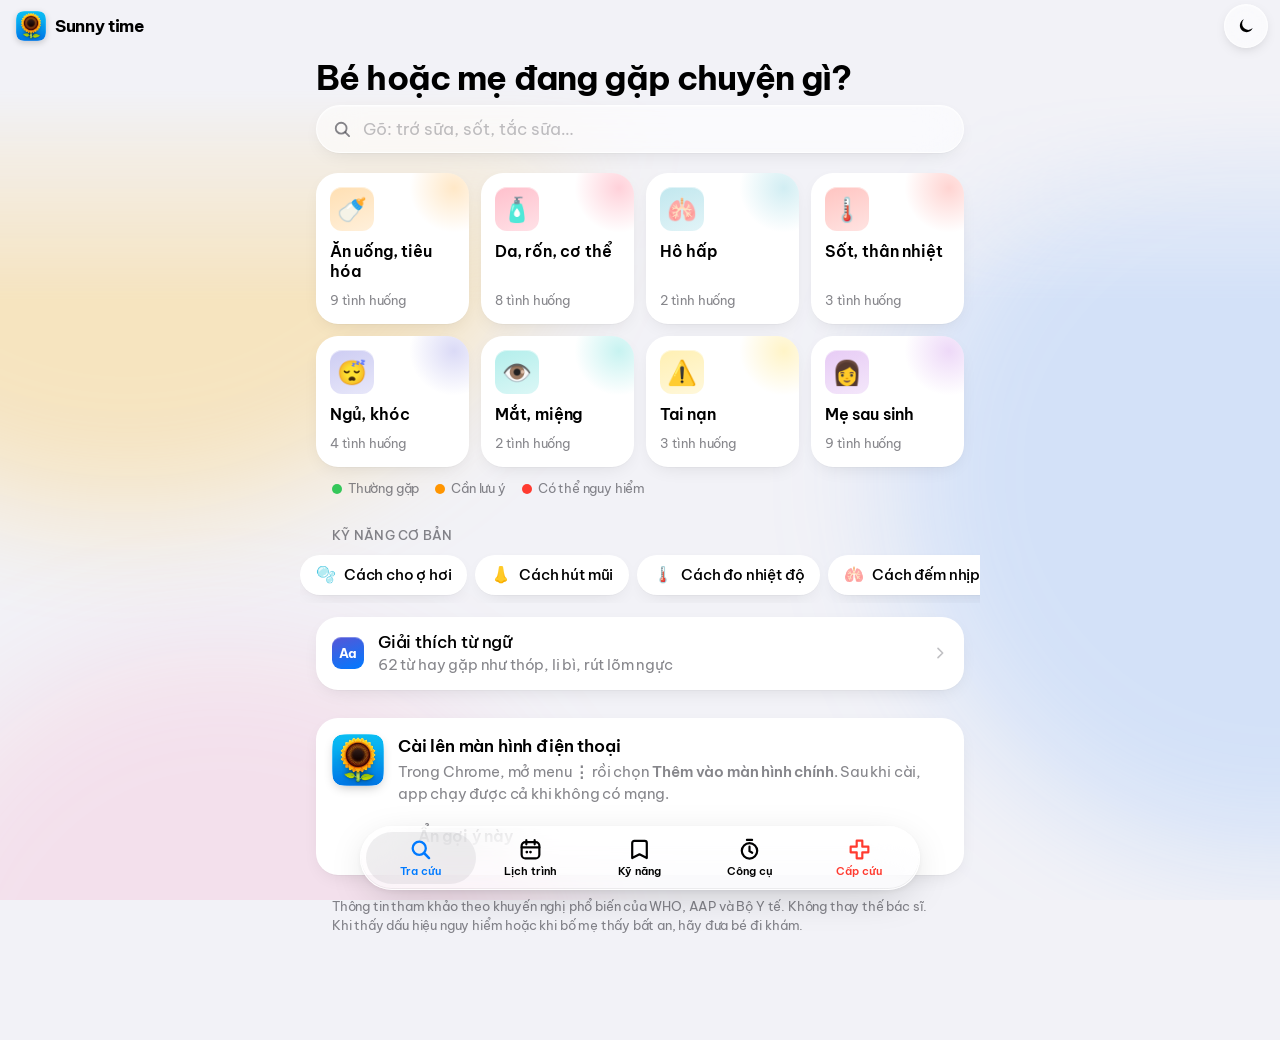
<file: docs/index.html>
<!doctype html>
<html lang="vi">
<head>
<meta charset="utf-8">
<meta name="viewport" content="width=device-width, initial-scale=1, viewport-fit=cover">
<title>Sunny time</title>
<meta name="description" content="Sunny time: lịch trình trong ngày theo tháng tuổi và các bước xử lý tại nhà khi bé hoặc mẹ gặp vấn đề sau sinh.">
<meta name="theme-color" content="#F2F2F7" media="(prefers-color-scheme: light)">
<meta name="theme-color" content="#000000" media="(prefers-color-scheme: dark)">
<meta name="apple-mobile-web-app-capable" content="yes">
<meta name="mobile-web-app-capable" content="yes">
<meta name="apple-mobile-web-app-status-bar-style" content="default">
<meta name="apple-mobile-web-app-title" content="Sunny time">
<link rel="manifest" href="manifest.webmanifest">
<link rel="icon" type="image/png" href="icons/favicon.png">
<link rel="apple-touch-icon" href="icons/apple-touch-icon.png">
<link rel="preconnect" href="https://fonts.googleapis.com">
<link rel="preconnect" href="https://fonts.gstatic.com" crossorigin>
<link href="https://fonts.googleapis.com/css2?family=Be+Vietnam+Pro:wght@400;500;600;700;800&display=swap" rel="stylesheet">
<script>
  try {
    var t = localStorage.getItem("xltn-theme");
    if (t === "light" || t === "dark") {
      document.documentElement.setAttribute("data-theme", t);
      // thanh trạng thái theo đúng giao diện đã chọn
      var c = t === "dark" ? "#000000" : "#F2F2F7";
      document.querySelectorAll('meta[name="theme-color"]').forEach(function (m) { m.setAttribute("content", c); });
    }
  } catch (e) {}
</script>
<style>
/* ============================================================
   Sunny time. Giao diện theo ngôn ngữ iOS 27 (Liquid Glass):
   thanh tab kính nổi, nút tròn bằng kính, tiêu đề lớn,
   danh sách bo góc kiểu iOS, màu hệ thống của Apple.
   Ba màu mức độ (xanh lá, cam, đỏ) chỉ dùng cho mức độ.
   ============================================================ */
:root{
  --bg:#F2F2F7; --bg-2:#FFFFFF; --bg-3:#F2F2F7;
  --fill:rgba(120,120,128,.12); --fill-2:rgba(120,120,128,.08); --fill-strong:rgba(120,120,128,.2);
  --label:#000000; --label-2:rgba(60,60,67,.62); --label-3:rgba(60,60,67,.32); --label-4:rgba(60,60,67,.18);
  --sep:rgba(60,60,67,.18);
  --tint:#007AFF; --tint-wash:rgba(0,122,255,.12); --on-tint:#FFFFFF;
  --green:#34C759; --green-ink:#1F8A3D; --green-wash:rgba(52,199,89,.14);
  --orange:#FF9500; --orange-ink:#C24A00; --orange-wash:rgba(255,149,0,.15);
  --red:#FF3B30; --red-ink:#D70015; --red-wash:rgba(255,59,48,.12); --on-red:#FFFFFF;
  --yellow:#FFCC00; --indigo:#5856D6; --purple:#AF52DE; --pink:#FF2D55; --teal:#30B0C7; --mint:#00C7BE; --brown:#A2845E; --blue:#007AFF;
  --glass:rgba(255,255,255,.58); --glass-strong:rgba(255,255,255,.78);
  --glass-edge:rgba(255,255,255,.75); --glass-shade:rgba(0,0,0,.06);
  --shadow:0 1px 1px rgba(0,0,0,.03), 0 6px 20px -8px rgba(0,0,0,.12);
  --shadow-float:0 10px 40px -10px rgba(0,0,0,.22), 0 2px 6px rgba(0,0,0,.05);
  --amb-1:rgba(255,196,64,.30); --amb-2:rgba(90,160,255,.20); --amb-3:rgba(255,120,170,.14);
  --r-xl:28px; --r-l:22px; --r-m:16px; --r-s:12px; --r-pill:999px;
  --font:-apple-system,BlinkMacSystemFont,"SF Pro Text","SF Pro Display","Be Vietnam Pro","Segoe UI",Roboto,sans-serif;
  --ease:cubic-bezier(.32,.72,0,1); --spring:cubic-bezier(.34,1.56,.64,1);
  --top-h:52px; --tab-h:64px;
  --safe-b:env(safe-area-inset-bottom,0px);
  color-scheme:light;
}
@media (prefers-color-scheme:dark){
  :root:not([data-theme="light"]){
    --bg:#000000; --bg-2:#1C1C1E; --bg-3:#2C2C2E;
    --fill:rgba(118,118,128,.24); --fill-2:rgba(118,118,128,.16); --fill-strong:rgba(118,118,128,.36);
    --label:#FFFFFF; --label-2:rgba(235,235,245,.62); --label-3:rgba(235,235,245,.32); --label-4:rgba(235,235,245,.18);
    --sep:rgba(84,84,88,.55);
    --tint:#0A84FF; --tint-wash:rgba(10,132,255,.2); --on-tint:#FFFFFF;
    --green:#30D158; --green-ink:#4ADE7B; --green-wash:rgba(48,209,88,.18);
    --orange:#FF9F0A; --orange-ink:#FFB340; --orange-wash:rgba(255,159,10,.18);
    --red:#FF453A; --red-ink:#FF6961; --red-wash:rgba(255,69,58,.18); --on-red:#FFFFFF;
    --yellow:#FFD60A; --indigo:#5E5CE6; --purple:#BF5AF2; --pink:#FF375F; --teal:#40C8E0; --mint:#63E6E2; --brown:#AC8E68; --blue:#0A84FF;
    --glass:rgba(44,44,48,.55); --glass-strong:rgba(44,44,48,.82);
    --glass-edge:rgba(255,255,255,.16); --glass-shade:rgba(0,0,0,.3);
    --shadow:0 1px 1px rgba(0,0,0,.4), 0 6px 20px -8px rgba(0,0,0,.6);
    --shadow-float:0 10px 40px -8px rgba(0,0,0,.7), 0 2px 6px rgba(0,0,0,.4);
    --amb-1:rgba(255,180,40,.16); --amb-2:rgba(60,120,255,.18); --amb-3:rgba(200,80,160,.12);
    color-scheme:dark;
  }
}
:root[data-theme="dark"]{
  --bg:#000000; --bg-2:#1C1C1E; --bg-3:#2C2C2E;
  --fill:rgba(118,118,128,.24); --fill-2:rgba(118,118,128,.16); --fill-strong:rgba(118,118,128,.36);
  --label:#FFFFFF; --label-2:rgba(235,235,245,.62); --label-3:rgba(235,235,245,.32); --label-4:rgba(235,235,245,.18);
  --sep:rgba(84,84,88,.55);
  --tint:#0A84FF; --tint-wash:rgba(10,132,255,.2); --on-tint:#FFFFFF;
  --green:#30D158; --green-ink:#4ADE7B; --green-wash:rgba(48,209,88,.18);
  --orange:#FF9F0A; --orange-ink:#FFB340; --orange-wash:rgba(255,159,10,.18);
  --red:#FF453A; --red-ink:#FF6961; --red-wash:rgba(255,69,58,.18); --on-red:#FFFFFF;
  --yellow:#FFD60A; --indigo:#5E5CE6; --purple:#BF5AF2; --pink:#FF375F; --teal:#40C8E0; --mint:#63E6E2; --brown:#AC8E68; --blue:#0A84FF;
  --glass:rgba(44,44,48,.55); --glass-strong:rgba(44,44,48,.82);
  --glass-edge:rgba(255,255,255,.16); --glass-shade:rgba(0,0,0,.3);
  --shadow:0 1px 1px rgba(0,0,0,.4), 0 6px 20px -8px rgba(0,0,0,.6);
  --shadow-float:0 10px 40px -8px rgba(0,0,0,.7), 0 2px 6px rgba(0,0,0,.4);
  --amb-1:rgba(255,180,40,.16); --amb-2:rgba(60,120,255,.18); --amb-3:rgba(200,80,160,.12);
  color-scheme:dark;
}

*{box-sizing:border-box}
html{-webkit-text-size-adjust:100%;overflow-x:hidden}
body{margin:0;background:var(--bg);color:var(--label);font-family:var(--font);
  font-size:17px;line-height:1.47;letter-spacing:-.01em;-webkit-font-smoothing:antialiased;
  -webkit-tap-highlight-color:transparent;min-height:100vh}
button{font:inherit;color:inherit;letter-spacing:inherit}
a{color:inherit}
strong{font-weight:600}
[hidden]{display:none!important}
:focus-visible{outline:3px solid color-mix(in srgb,var(--tint) 60%,transparent);outline-offset:2px;border-radius:10px}

/* nền có vệt màu mềm để lớp kính có thứ để khúc xạ */
.ambient{position:fixed;inset:0;z-index:-1;pointer-events:none;overflow:hidden;
  -webkit-mask-image:linear-gradient(to bottom,transparent 0,transparent 90px,#000 300px);mask-image:linear-gradient(to bottom,transparent 0,transparent 90px,#000 300px)}
.ambient i{position:absolute;border-radius:50%;filter:blur(60px)}
.ambient i:nth-child(1){width:70vmax;height:70vmax;left:-25vmax;top:-30vmax;background:var(--amb-1)}
.ambient i:nth-child(2){width:60vmax;height:60vmax;right:-30vmax;top:10vh;background:var(--amb-2)}
.ambient i:nth-child(3){width:55vmax;height:55vmax;left:-10vmax;bottom:-35vmax;background:var(--amb-3)}

/* ---------- vật liệu kính ---------- */
.glass,.glass-btn,.tabs,.top.scrolled,.sheet,.toast,.search input{
  -webkit-backdrop-filter:blur(22px) saturate(180%);backdrop-filter:blur(22px) saturate(180%)}
.glass-btn{position:relative;width:44px;height:44px;flex:none;border-radius:50%;display:grid;place-items:center;cursor:pointer;
  border:.5px solid var(--glass-edge);background:var(--glass);color:var(--label);
  box-shadow:inset 0 1px 0 rgba(255,255,255,.45),0 4px 14px -6px rgba(0,0,0,.25);
  transition:transform .35s var(--spring),background .2s}
.glass-btn:active{transform:scale(.88)}

/* ---------- thanh trên ---------- */
.top{position:sticky;top:0;z-index:30;height:calc(var(--top-h) + env(safe-area-inset-top,0px));
  padding:env(safe-area-inset-top,0px) 12px 0;display:flex;align-items:center;gap:8px;
  transition:background .25s,box-shadow .25s}
.top.scrolled{background:color-mix(in srgb,var(--bg) 70%,transparent);box-shadow:0 .5px 0 var(--sep)}
.brand{display:flex;align-items:center;gap:9px;text-decoration:none;padding:0 4px;min-width:0;flex:1}
.brand-mark{width:30px;height:30px;border-radius:8px;flex:none;display:block;box-shadow:0 2px 6px rgba(0,0,0,.18)}
.brand-name{font-weight:700;font-size:17px;letter-spacing:-.02em}
.top-title{flex:1;min-width:0;text-align:center;font-weight:600;font-size:17px;white-space:nowrap;overflow:hidden;
  text-overflow:ellipsis;opacity:0;transform:translateY(4px);transition:opacity .2s,transform .3s var(--ease)}
.top.show-title .top-title{opacity:1;transform:none}
.top.show-title .brand{opacity:0;pointer-events:none}
.top.inner .brand{display:none}
.top:not(.inner) .top-title{position:absolute;left:64px;right:64px}
.theme-btn .i-sun{display:none}
:root[data-theme="dark"] .theme-btn .i-sun{display:block}
:root[data-theme="dark"] .theme-btn .i-moon{display:none}
@media (prefers-color-scheme:dark){
  :root:not([data-theme="light"]) .theme-btn .i-sun{display:block}
  :root:not([data-theme="light"]) .theme-btn .i-moon{display:none}
}

/* ---------- khung nội dung ---------- */
main{display:block;outline:none;max-width:680px;margin:0 auto;
  padding:2px 16px calc(var(--tab-h) + var(--safe-b) + 40px)}
.page-enter{animation:fadeIn .28s var(--ease)}
.page-push{animation:push .42s var(--ease)}
@keyframes fadeIn{from{opacity:0}to{opacity:1}}
@keyframes push{from{opacity:.3;transform:translateX(36px)}to{opacity:1;transform:none}}
@media (prefers-reduced-motion:reduce){.page-enter,.page-push{animation:none}}

h1{font-size:34px;line-height:1.2;letter-spacing:-.025em;margin:4px 0 6px;font-weight:700}
h2{font-size:20px;line-height:1.3;margin:0;font-weight:700;letter-spacing:-.02em}
.lede{color:var(--label-2);margin:0 0 20px;font-size:17px}
.eyebrow{font-size:13px;font-weight:500;text-transform:uppercase;letter-spacing:.02em;color:var(--label-2);margin:28px 16px 8px}

/* ---------- tìm kiếm ---------- */
.search{position:relative;margin:6px 0 20px}
.search input{width:100%;height:48px;border-radius:var(--r-pill);border:.5px solid var(--glass-edge);
  background:var(--glass);color:var(--label);font:inherit;font-size:17px;padding:0 46px 0 46px;
  box-shadow:inset 0 1px 0 rgba(255,255,255,.4),var(--shadow);-webkit-appearance:none;appearance:none;
  transition:box-shadow .2s}
.search input::-webkit-search-cancel-button{display:none}
.search input::placeholder{color:var(--label-3)}
.search input:focus{outline:none;box-shadow:0 0 0 4px var(--tint-wash),var(--shadow)}
.search .s-icon{z-index:1;position:absolute;left:16px;top:50%;transform:translateY(-50%);color:var(--label-2);pointer-events:none;width:20px;height:20px}
.search .s-clear{z-index:1;position:absolute;right:4px;top:50%;transform:translateY(-50%);width:40px;height:40px;
  border:0;background:none;border-radius:50%;color:var(--label-3);cursor:pointer;display:grid;place-items:center}
.search-empty{padding:28px 8px;text-align:center;color:var(--label-2)}
.search-empty strong{color:var(--label)}

/* ---------- lưới nhóm ---------- */
.cats{display:grid;grid-template-columns:1fr 1fr;gap:12px}
@media (min-width:600px){.cats{grid-template-columns:repeat(4,1fr)}}
.cat{position:relative;display:flex;flex-direction:column;gap:10px;padding:14px;min-height:120px;border-radius:var(--r-l);
  background:var(--bg-2);text-decoration:none;box-shadow:var(--shadow);overflow:hidden;
  transition:transform .4s var(--spring)}
.cat:active{transform:scale(.95)}
.cat-icon{width:44px;height:44px;border-radius:12px;display:grid;place-items:center;font-size:24px;line-height:1;
  background:linear-gradient(160deg,color-mix(in srgb,var(--c) 30%,transparent),color-mix(in srgb,var(--c) 14%,transparent));
  box-shadow:inset 0 1px 0 rgba(255,255,255,.5)}
.cat-title{font-weight:600;font-size:16px;line-height:1.25}
.cat-count{font-size:13px;color:var(--label-2);margin-top:auto}
.cat::after{content:"";position:absolute;right:-30px;top:-30px;width:90px;height:90px;border-radius:50%;
  background:radial-gradient(circle,color-mix(in srgb,var(--c) 22%,transparent),transparent 70%);pointer-events:none}

/* ---------- danh sách kiểu iOS ---------- */
.list{display:flex;flex-direction:column;background:var(--bg-2);border-radius:var(--r-l);box-shadow:var(--shadow);overflow:hidden}
.row{position:relative;display:flex;align-items:center;gap:14px;padding:12px 16px;min-height:60px;text-decoration:none;
  background:none;border:0;width:100%;text-align:left;cursor:pointer;transition:background .15s}
.row+.row::before{content:"";position:absolute;top:0;left:62px;right:0;height:.5px;background:var(--sep)}
.row:active{background:var(--fill-2)}
.row-main{flex:1;min-width:0}
.row-title{display:block;font-weight:500;font-size:17px;line-height:1.3}
.row-sub{display:-webkit-box;font-size:15px;color:var(--label-2);margin-top:2px;overflow:hidden;
  -webkit-line-clamp:2;-webkit-box-orient:vertical;line-height:1.35}
.row-sub mark{background:var(--orange-wash);color:inherit;border-radius:4px;padding:0 2px}
.chev{color:var(--label-3);flex:none;width:16px;height:16px}
.dots{display:flex;gap:4px;flex:none;width:32px;justify-content:center}
.dot{display:inline-block;width:10px;height:10px;border-radius:50%}
.dot.green{background:var(--green)} .dot.yellow{background:var(--orange)} .dot.red{background:var(--red)}
.legend{display:flex;flex-wrap:wrap;gap:6px 16px;font-size:13px;color:var(--label-2);margin:12px 16px 0}
.legend span{display:inline-flex;align-items:center;gap:6px}
.k-badge{flex:none;width:32px;height:32px;border-radius:9px;background:linear-gradient(160deg,var(--indigo),var(--blue));color:#fff;
  font-weight:700;font-size:13px;display:grid;place-items:center;box-shadow:inset 0 1px 0 rgba(255,255,255,.3)}

/* ---------- chip kỹ năng ---------- */
.chips{display:flex;gap:8px;overflow-x:auto;margin:0 -16px;padding:2px 16px 8px;scrollbar-width:none;scroll-snap-type:x proximity}
.chips::-webkit-scrollbar{display:none}
.chip{flex:none;display:inline-flex;align-items:center;gap:8px;height:40px;padding:0 16px;border-radius:var(--r-pill);
  background:var(--bg-2);box-shadow:var(--shadow);text-decoration:none;font-weight:500;font-size:15px;white-space:nowrap;
  cursor:pointer;scroll-snap-align:start;transition:transform .35s var(--spring)}
.chip:active{transform:scale(.94)}

/* ---------- thẻ cài app ---------- */
.install{margin-top:28px;padding:16px;border-radius:var(--r-l);background:var(--bg-2);box-shadow:var(--shadow);
  display:flex;gap:14px;align-items:flex-start}
.install-icon{flex:none;width:52px;height:52px;border-radius:12px;display:block;box-shadow:0 4px 12px -4px rgba(0,0,0,.3)}
.install p{margin:2px 0 0;font-size:15px;color:var(--label-2)}
.install .btns{display:flex;gap:8px;margin-top:10px;flex-wrap:wrap}

/* ---------- nút dạng viên thuốc ---------- */
.btn{display:inline-flex;align-items:center;justify-content:center;gap:8px;min-height:44px;padding:0 20px;
  border-radius:var(--r-pill);border:0;background:var(--fill);color:var(--tint);font-weight:600;font-size:16px;
  text-decoration:none;cursor:pointer;transition:transform .35s var(--spring),filter .2s}
.btn:active{transform:scale(.95)}
.btn.primary{background:var(--tint);color:var(--on-tint);box-shadow:0 6px 16px -6px color-mix(in srgb,var(--tint) 70%,transparent)}
.btn.ghost{background:none;color:var(--label-2)}
.btn.danger{background:var(--red);color:var(--on-red);box-shadow:0 6px 16px -6px color-mix(in srgb,var(--red) 70%,transparent)}
.btn.big{min-height:54px;font-size:17px;width:100%}

/* ---------- trang tình huống ---------- */
.sit-head{margin:4px 0 16px}
.sev{display:flex;flex-wrap:wrap;gap:6px;margin-top:8px}
.pill{display:inline-flex;align-items:center;gap:6px;height:28px;padding:0 12px;border-radius:var(--r-pill);font-size:14px;font-weight:600}
.pill::before{content:"";width:7px;height:7px;border-radius:50%;background:currentColor}
.pill.green{background:var(--green-wash);color:var(--green-ink)}
.pill.yellow{background:var(--orange-wash);color:var(--orange-ink)}
.pill.red{background:var(--red-wash);color:var(--red-ink)}
.sev-note{font-size:15px;color:var(--label-2);margin:8px 0 0}

.alert{display:flex;gap:12px;align-items:center;padding:14px 16px;border-radius:var(--r-m);
  background:var(--red-wash);color:var(--red-ink);margin:0 0 16px;text-decoration:none;font-weight:600;font-size:15px;
  transition:transform .35s var(--spring)}
.alert:active{transform:scale(.98)}
.alert svg{flex:none}

.block{background:var(--bg-2);border-radius:var(--r-l);box-shadow:var(--shadow);margin:0 0 14px;overflow:hidden}
.block-head{display:flex;align-items:center;gap:10px;padding:16px 16px 4px}
.block-head h2{flex:1;font-size:19px}
.progress{font-size:13px;font-weight:600;color:var(--label-2);background:var(--fill);padding:3px 10px;border-radius:var(--r-pill);
  font-variant-numeric:tabular-nums;white-space:nowrap}
.progress.done{color:#fff;background:var(--green)}
.reset{border:0;background:none;color:var(--tint);font-weight:500;font-size:15px;cursor:pointer;min-height:36px;padding:0 4px}
.since{font-size:13px;color:var(--label-2);padding:0 16px 10px}

/* bước có thể đánh dấu, kiểu Lời nhắc của iOS */
.steps{list-style:none;margin:0;padding:4px 0 6px}
.step{position:relative;display:flex;gap:14px;padding:12px 16px;cursor:pointer;align-items:flex-start;
  -webkit-user-select:none;user-select:none;transition:background .15s}
.step+.step::before{content:"";position:absolute;top:0;left:58px;right:0;height:.5px;background:var(--sep)}
.step:active{background:var(--fill-2)}
.step-n{flex:none;width:28px;height:28px;border-radius:50%;border:1.8px solid var(--label-3);margin-top:-1px;
  display:grid;place-items:center;font-weight:600;font-size:13px;color:var(--label-2);font-variant-numeric:tabular-nums;
  transition:background .25s,border-color .25s,transform .45s var(--spring)}
.step-n svg{display:none;width:16px;height:16px}
.step-body{flex:1;min-width:0}
.step-text{line-height:1.45}
.step.done .step-n{background:var(--green);border-color:var(--green);color:#fff;transform:scale(1.08)}
.step.done .step-n span{display:none}
.step.done .step-n svg{display:block}
.step.done .step-text{color:var(--label-2)}
.sub{margin:8px 0 0;padding:0;list-style:none;font-size:16px;color:var(--label-2)}
.sub li{position:relative;padding-left:16px;margin:5px 0}
.sub li::before{content:"";position:absolute;left:2px;top:.62em;width:5px;height:5px;border-radius:50%;background:var(--label-3)}

/* các phần gập lại */
details.block>summary{list-style:none;display:flex;align-items:center;gap:12px;padding:14px 16px;cursor:pointer;min-height:56px}
details.block>summary::-webkit-details-marker{display:none}
details.block>summary h2{flex:1;font-size:19px}
.tw{color:var(--label-3);transition:transform .35s var(--ease);width:16px;height:16px;flex:none}
details[open]>summary .tw{transform:rotate(90deg)}
.k-ico{flex:none;width:30px;height:30px;border-radius:8px;display:grid;place-items:center;color:#fff;
  box-shadow:inset 0 1px 0 rgba(255,255,255,.3)}
.k-ico svg{width:16px;height:16px}
.k-prevent .k-ico{background:linear-gradient(160deg,var(--teal),var(--blue))}
.k-avoid .k-ico{background:linear-gradient(160deg,var(--yellow),var(--orange))}
.k-doctor .k-ico{background:linear-gradient(160deg,var(--pink),var(--red))}
.k-info .k-ico{background:linear-gradient(160deg,#A1A1AA,#71717A)}
.k-doctor>summary h2,.k-doctor .block-head h2{color:var(--red-ink)}
.blist{list-style:none;margin:0;padding:0 0 8px}
.blist li{position:relative;padding:10px 16px 10px 38px;line-height:1.45}
.blist li+li::before{content:"";position:absolute;top:0;left:38px;right:0;height:.5px;background:var(--sep)}
.blist li::after{content:"";position:absolute;left:18px;top:1.15em;width:7px;height:7px;border-radius:50%;background:var(--label-3)}
.k-doctor .blist li::after{background:var(--red)}
.k-avoid .blist li::after{background:var(--orange)}
.k-prevent .blist li::after{background:var(--teal)}
.ptext{margin:0;padding:0 16px 16px;color:var(--label);line-height:1.5}
.block .call{margin:6px 16px 16px;width:calc(100% - 32px)}
.note{display:flex;gap:10px;padding:14px 16px;border-radius:var(--r-m);background:var(--tint-wash);
  color:var(--label);font-size:15px;margin:0 0 14px}
.note svg{color:var(--tint)}

/* chip trỏ sang kỹ năng / tình huống khác */
.ref{display:inline-flex;align-items:center;gap:3px;border:0;background:var(--tint-wash);color:var(--tint);
  font-weight:600;font-size:.88em;padding:2px 10px;border-radius:var(--r-pill);cursor:pointer;line-height:1.6;
  vertical-align:baseline;text-decoration:none;white-space:nowrap;transition:transform .3s var(--spring)}
.ref::after{content:"›";font-weight:700}
.ref:active{transform:scale(.94)}

.disclaimer{font-size:13px;color:var(--label-2);margin:22px 16px 0;line-height:1.5}
.disclaimer a{color:var(--tint);text-decoration:none}

/* ---------- "Đây là gì?" (mặc định gập lại) ---------- */
.about{background:var(--bg-2);border-radius:var(--r-l);box-shadow:var(--shadow);margin:0 0 14px;overflow:hidden}
.about>summary{list-style:none;display:flex;align-items:center;gap:10px;min-height:52px;padding:8px 16px;cursor:pointer}
.about>summary::-webkit-details-marker{display:none}
.about-label{font-size:15px;font-weight:600;color:var(--tint)}
.about-hint{flex:1;font-size:15px;color:var(--label-2)}
.about[open] .about-hint{visibility:hidden}
.about p{margin:0;padding:0 16px 16px;color:var(--label);font-size:16px;line-height:1.55}

/* ---------- từ có giải thích ---------- */
.term{display:inline;border:0;background:none;padding:0;margin:0;font:inherit;color:inherit;cursor:pointer;
  text-decoration:underline dotted;text-decoration-color:var(--tint);text-decoration-thickness:2px;
  text-underline-offset:3px;border-radius:3px}
.term:active{background:var(--tint-wash)}
.term-demo{text-decoration:underline dotted;text-decoration-color:var(--tint);text-decoration-thickness:2px;text-underline-offset:3px}
.term-card{background:var(--bg-2);border-radius:var(--r-l);padding:16px;margin-bottom:12px;box-shadow:var(--shadow)}
.term-card p{margin:0;font-size:17px;line-height:1.55}

/* ---------- trang từ ngữ ---------- */
.gloss-link{display:flex;align-items:center;gap:14px;margin-top:14px;padding:14px 16px;border-radius:var(--r-l);
  background:var(--bg-2);box-shadow:var(--shadow);text-decoration:none;transition:transform .35s var(--spring)}
.gloss-link:active{transform:scale(.98)}
.gloss{display:flex;flex-direction:column;gap:10px}
.gl{background:var(--bg-2);border-radius:var(--r-m);box-shadow:var(--shadow);padding:14px 16px}
.gl h2{font-size:17px}
.gl-alias{font-size:13px;color:var(--label-2);margin-top:2px}
.gl p{margin:6px 0 0;color:var(--label);font-size:16px}

/* ---------- trang cấp cứu ---------- */
.sos-hero{position:relative;overflow:hidden;background:linear-gradient(150deg,#FF5E57,#E5202E 60%,#B5121F);color:#fff;
  border-radius:var(--r-xl);padding:22px 20px 20px;margin:4px 0 14px;box-shadow:0 14px 40px -14px rgba(229,32,46,.6)}
.sos-hero::before{content:"";position:absolute;right:-60px;top:-60px;width:200px;height:200px;border-radius:50%;
  background:radial-gradient(circle,rgba(255,255,255,.25),transparent 70%)}
.sos-hero h1{margin:0 0 4px;font-size:30px;color:#fff}
.sos-hero p{margin:0 0 16px;opacity:.92;font-size:15px}
.sos-call{position:relative;display:flex;align-items:center;justify-content:center;gap:10px;min-height:60px;border-radius:var(--r-pill);
  background:rgba(255,255,255,.95);color:#D70015;font-weight:700;font-size:21px;text-decoration:none;
  box-shadow:inset 0 1px 0 #fff,0 6px 20px -6px rgba(0,0,0,.35);transition:transform .35s var(--spring)}
.sos-call:active{transform:scale(.96)}
.sos-quick{display:grid;grid-template-columns:1fr 1fr;gap:10px;margin-bottom:6px}
.sos-quick a{display:flex;flex-direction:column;gap:4px;padding:14px;border-radius:var(--r-m);background:var(--bg-2);
  box-shadow:var(--shadow);text-decoration:none;font-weight:600;font-size:16px;line-height:1.3;transition:transform .35s var(--spring)}
.sos-quick a:active{transform:scale(.96)}
.sos-quick small{font-weight:400;color:var(--label-2);font-size:13px}

/* ---------- công cụ ---------- */
.tool{background:var(--bg-2);border-radius:var(--r-l);box-shadow:var(--shadow);padding:18px 16px;margin:0 0 14px}
.tool h2{margin-bottom:4px}
.tool p{margin:0 0 14px;color:var(--label-2);font-size:15px}
.seg{position:relative;display:flex;background:var(--fill);border-radius:var(--r-pill);padding:3px;gap:2px;margin:0 0 14px}
.seg button{position:relative;flex:1;min-height:38px;border:0;border-radius:var(--r-pill);background:none;font-weight:600;font-size:14px;
  color:var(--label);cursor:pointer;transition:background .3s var(--ease),box-shadow .3s}
.seg button[aria-pressed="true"]{background:var(--bg-2);box-shadow:0 3px 8px rgba(0,0,0,.12),0 .5px 0 rgba(0,0,0,.04)}
:root[data-theme="dark"] .seg button[aria-pressed="true"]{background:#636366}
@media (prefers-color-scheme:dark){:root:not([data-theme="light"]) .seg button[aria-pressed="true"]{background:#636366}}
.tap{width:100%;min-height:220px;border-radius:var(--r-xl);border:0;cursor:pointer;color:#fff;
  background:linear-gradient(150deg,#3D8BFF,var(--indigo));box-shadow:0 14px 34px -14px color-mix(in srgb,var(--indigo) 80%,transparent);
  display:flex;flex-direction:column;align-items:center;justify-content:center;gap:6px;
  touch-action:manipulation;-webkit-user-select:none;user-select:none;transition:transform .25s var(--spring)}
.tap:active{transform:scale(.97)}
.tap .big{font-size:72px;font-weight:700;line-height:1;font-variant-numeric:tabular-nums;letter-spacing:-.03em}
.tap .small{font-size:15px;font-weight:500;opacity:.9}
.tap.idle{background:var(--fill);color:var(--label);box-shadow:none}
.timer-bar{height:6px;border-radius:3px;background:var(--fill);overflow:hidden;margin:14px 0 6px}
.timer-bar i{display:block;height:100%;background:var(--tint);width:0;border-radius:3px;transition:width .25s linear}
.timer-meta{display:flex;justify-content:space-between;font-size:13px;color:var(--label-2);font-variant-numeric:tabular-nums}
.verdict{border-radius:var(--r-m);padding:14px 16px;margin-top:14px;font-size:15px}
.verdict strong{display:block;font-size:17px;margin-bottom:2px}
.verdict.ok{background:var(--green-wash);color:var(--green-ink)}
.verdict.bad{background:var(--red-wash);color:var(--red-ink)}
.countdown{font-size:60px;font-weight:200;text-align:center;font-variant-numeric:tabular-nums;margin:4px 0 12px;letter-spacing:-.02em}
.row-btns{display:flex;gap:10px}
.row-btns .btn{flex:1}
.ring{animation:ring 1s ease-in-out infinite;color:var(--red)}
@keyframes ring{50%{opacity:.4}}

/* ---------- thanh tab kính nổi ---------- */
.tabs{position:fixed;z-index:40;left:12px;right:12px;bottom:calc(var(--safe-b) + 10px);height:var(--tab-h);
  display:flex;align-items:stretch;padding:5px;border-radius:var(--r-pill);
  background:var(--glass);border:.5px solid var(--glass-edge);
  box-shadow:inset 0 1px 0 rgba(255,255,255,.5),inset 0 -1px 0 var(--glass-shade),var(--shadow-float)}
.tabs a{position:relative;z-index:1;flex:1;display:flex;flex-direction:column;align-items:center;justify-content:center;gap:2px;
  text-decoration:none;color:var(--label);font-size:10.5px;font-weight:600;letter-spacing:0;border-radius:var(--r-pill);
  transition:color .25s,transform .35s var(--spring)}
.tabs a:active{transform:scale(.9)}
.tabs svg{width:25px;height:25px}
.tabs a.on{color:var(--tint)}
.tabs a.tab-sos{color:var(--red)}
.tab-pill{position:absolute;z-index:0;top:5px;bottom:5px;left:5px;width:0;border-radius:var(--r-pill);
  background:var(--fill);transition:transform .5s var(--spring),width .5s var(--spring),background .3s;pointer-events:none}
.tab-pill.sos{background:var(--red-wash)}
@media (min-width:700px){
  .tabs{left:50%;right:auto;transform:translateX(-50%);width:560px}
}

/* ---------- bảng trượt kính ---------- */
.sheet-wrap{position:fixed;inset:0;z-index:50}
.sheet-scrim{position:absolute;inset:0;background:rgba(0,0,0,.3);animation:fade .25s}
.sheet{position:absolute;left:8px;right:8px;bottom:calc(var(--safe-b) + 8px);max-height:86vh;max-height:86dvh;display:flex;flex-direction:column;
  background:var(--glass-strong);border:.5px solid var(--glass-edge);border-radius:34px;
  box-shadow:inset 0 1px 0 rgba(255,255,255,.4),var(--shadow-float);
  animation:up .45s var(--ease);max-width:640px;margin:0 auto}
.sheet-grip{width:36px;height:5px;border-radius:3px;background:var(--label-4);margin:8px auto 0}
.sheet-head{display:flex;align-items:center;gap:8px;padding:8px 12px 8px 20px}
.sheet-head h2{flex:1;font-size:20px}
.sheet-x{width:36px;height:36px}
.sheet-body{overflow-y:auto;padding:4px 14px 18px;overscroll-behavior:contain}
.sheet-body .block,.sheet-body .term-card{margin-bottom:12px}
@keyframes up{from{transform:translateY(105%)}to{transform:none}}
@keyframes fade{from{opacity:0}to{opacity:1}}
@media (prefers-reduced-motion:reduce){.sheet,.sheet-scrim{animation:none}}

/* ---------- thông báo nhỏ ---------- */
.toast{position:fixed;left:50%;transform:translateX(-50%);top:calc(env(safe-area-inset-top,0px) + 10px);z-index:60;
  background:var(--glass-strong);border:.5px solid var(--glass-edge);color:var(--label);padding:12px 20px;border-radius:var(--r-pill);
  font-size:15px;font-weight:600;box-shadow:var(--shadow-float);max-width:calc(100% - 32px);animation:drop .45s var(--spring)}
@keyframes drop{from{transform:translate(-50%,-30px);opacity:0}to{transform:translate(-50%,0);opacity:1}}
.alarm-bar{position:sticky;top:calc(var(--top-h) + env(safe-area-inset-top,0px));z-index:20;margin:0 0 12px;
  padding:10px 10px 10px 16px;border-radius:var(--r-pill);background:var(--red);color:#fff;display:flex;align-items:center;gap:10px;
  font-weight:600;box-shadow:0 8px 24px -8px rgba(255,59,48,.6)}
.alarm-bar span{flex:1}
.alarm-bar .btn{background:#fff;color:var(--red);min-height:36px}

/* ============================================================
   Lịch trình trong ngày
   ============================================================ */
.dob{display:grid;grid-template-columns:36px minmax(0,1fr);align-items:center;gap:12px;padding:14px 16px;border-radius:var(--r-l);background:var(--bg-2);
  box-shadow:var(--shadow);margin:0 0 14px}
.dob-ico{flex:none;width:36px;height:36px;border-radius:10px;display:grid;place-items:center;font-size:20px;
  background:linear-gradient(160deg,color-mix(in srgb,var(--yellow) 45%,transparent),color-mix(in srgb,var(--orange) 25%,transparent))}
.dob-main{flex:1;min-width:0;font-size:15px;color:var(--label-2);line-height:1.35}
.dob-main strong{display:block;color:var(--label);font-size:17px}
.dob input[type="date"]{grid-column:1/-1;display:block;width:100%;min-width:0;max-width:100%;box-sizing:border-box;
  -webkit-appearance:none;appearance:none;font:inherit;font-size:17px;color:var(--label);
  background:var(--fill);border:0;border-radius:12px;padding:0 14px;min-height:48px;line-height:48px;text-align:left}
.dob input[type="date"]::-webkit-date-and-time-value{text-align:left;margin:0}
.dob{overflow:hidden}
.dob-hint{grid-column:1/-1;margin:-4px 2px 0;font-size:13px;color:var(--label-2)}
.dob-actions{grid-column:1/-1;display:flex;gap:8px}
.dob-actions .btn{flex:1}
.dob-actions .dob-del{flex:none;color:var(--red)}
.dob .dob-edit{grid-column:1/-1;width:100%}

.months{display:flex;gap:8px;overflow-x:auto;margin:0 -16px 12px;padding:10px 16px 12px;scroll-padding:0 16px;scrollbar-width:none;scroll-snap-type:x proximity}
.months::-webkit-scrollbar{display:none}
.mchip{position:relative;border:0;font:inherit;color:var(--label);flex:none;display:flex;flex-direction:column;align-items:center;justify-content:center;width:58px;height:62px;border-radius:18px;
  background:var(--bg-2);box-shadow:var(--shadow);text-decoration:none;cursor:pointer;scroll-snap-align:center;
  transition:transform .4s var(--spring),background .25s,color .25s}
.mchip b{font-size:22px;font-weight:700;line-height:1;font-variant-numeric:tabular-nums}
.mchip small{font-size:11px;color:var(--label-2);margin-top:3px}
.mchip:active{transform:scale(.92)}
.mchip.on{background:linear-gradient(160deg,#FFB020,#FF8A00);color:#fff;box-shadow:0 8px 20px -8px rgba(255,138,0,.8);transform:scale(1.04)}
.mchip.on small{color:rgba(255,255,255,.9)}
.mchip.age::after{content:"";position:absolute;bottom:5px;left:50%;margin-left:-3px;width:6px;height:6px;border-radius:50%;background:var(--tint)}
.mchip.on.age::after{background:#fff}

.plan-head{display:flex;align-items:flex-end;justify-content:space-between;gap:12px;margin:2px 4px 12px}
.plan-head h2{font-size:24px}
.plan-head p{margin:2px 0 0;color:var(--label-2);font-size:15px}
.plan-nav{display:flex;gap:8px}

.stats{display:grid;grid-template-columns:1fr 1fr;gap:10px;margin:0 0 16px}
@media (min-width:600px){.stats{grid-template-columns:repeat(3,1fr)}}
.stat{position:relative;padding:12px 14px;border-radius:var(--r-m);background:var(--bg-2);box-shadow:var(--shadow);overflow:hidden}
.stat-ico{font-size:18px;line-height:1}
.stat-l{font-size:12px;font-weight:600;color:var(--label-2);text-transform:uppercase;letter-spacing:.02em;margin:6px 0 2px}
.stat-v{font-size:15px;font-weight:600;line-height:1.3}

.tl{position:relative;overflow:hidden;list-style:none;margin:0;padding:8px 0;background:var(--bg-2);border-radius:var(--r-l);box-shadow:var(--shadow)}
.tl::before{content:"";position:absolute;left:89px;top:26px;bottom:26px;width:2px;border-radius:1px;background:var(--fill-strong)}
.slot{position:relative;display:flex;align-items:flex-start;gap:12px;padding:9px 16px 9px 12px}
.slot-time{flex:none;width:50px;text-align:right;font-size:15px;font-weight:600;font-variant-numeric:tabular-nums;color:var(--label-2);padding-top:5px}
.slot-ico{position:relative;z-index:1;flex:none;width:32px;height:32px;border-radius:50%;display:grid;place-items:center;font-size:16px;
  background:var(--bg-2);box-shadow:0 0 0 3px var(--bg-2),inset 0 0 0 1.5px color-mix(in srgb,var(--c) 55%,transparent);
  background:color-mix(in srgb,var(--c) 18%,var(--bg-2))}
.slot-body{flex:1;min-width:0;padding-top:4px}
.slot-kind{display:block;font-size:12px;font-weight:700;text-transform:uppercase;letter-spacing:.03em;color:var(--c)}
.slot-text{display:block;font-size:16px;line-height:1.4}
.slot.night .slot-time{color:var(--indigo)}
.slot>*{position:relative;z-index:1}
.slot.now::before{content:"";position:absolute;z-index:0;inset:0 6px;border-radius:16px;
  background:linear-gradient(90deg,var(--tint-wash),color-mix(in srgb,var(--tint-wash) 25%,transparent))}
.slot.now .slot-time{color:var(--tint)}
.slot.now .slot-ico{box-shadow:0 0 0 3px var(--bg-2),0 0 0 6px color-mix(in srgb,var(--tint) 35%,transparent);animation:pulse 2s ease-in-out infinite}
@keyframes pulse{50%{box-shadow:0 0 0 3px var(--bg-2),0 0 0 10px color-mix(in srgb,var(--tint) 10%,transparent)}}
.now-tag{display:inline-block;margin-left:6px;font-size:11px;font-weight:700;color:#fff;background:var(--tint);border-radius:var(--r-pill);
  padding:1px 7px;vertical-align:2px;text-transform:none;letter-spacing:0}
.slot-sep{padding:10px 16px 4px 110px;font-size:12px;font-weight:700;text-transform:uppercase;letter-spacing:.04em;color:var(--indigo)}

.plan-list{list-style:none;margin:0;padding:4px 0 8px}
.plan-list li{position:relative;padding:10px 16px 10px 40px;line-height:1.45}
.plan-list li+li::before{content:"";position:absolute;top:0;left:40px;right:0;height:.5px;background:var(--sep)}
.plan-list li::after{content:"";position:absolute;left:19px;top:1.15em;width:7px;height:7px;border-radius:50%;background:var(--c,var(--tint))}
.plan-card{background:var(--bg-2);border-radius:var(--r-l);box-shadow:var(--shadow);margin:0 0 14px;overflow:hidden}
.plan-card>h3,.plan-card>summary{display:flex;align-items:center;gap:12px;margin:0;padding:14px 16px 6px;font-size:17px;font-weight:700}
.plan-card>summary{list-style:none;cursor:pointer;padding-bottom:14px}
.plan-card>summary::-webkit-details-marker{display:none}
.plan-card>summary>span:not(.k-ico){flex:1}
.plan-card[open]>summary{padding-bottom:6px}
.plan-card .k-ico{font-size:16px}
.plan-gap{height:16px}
.glass-btn:disabled{opacity:.35;pointer-events:none}
.who{display:inline-block;margin-right:6px;padding:0 8px;border-radius:var(--r-pill);font-size:12px;font-weight:700;line-height:20px;
  color:#fff;background:var(--c);vertical-align:1px}
.slot-text+.slot-text{margin-top:4px}
.seg button{font-size:13px}

/* ---------- icon kỹ năng ---------- */
.sk-ico{flex:none;width:36px;height:36px;border-radius:10px;display:grid;place-items:center;font-size:20px;line-height:1;
  background:linear-gradient(160deg,color-mix(in srgb,var(--c) 32%,transparent),color-mix(in srgb,var(--c) 14%,transparent));
  box-shadow:inset 0 1px 0 rgba(255,255,255,.5)}
.sk-ico.big{width:56px;height:56px;border-radius:15px;font-size:30px}
.sk-head{display:flex;flex-direction:column;align-items:flex-start;gap:10px}
.sk-head h1{margin:0}
.sk-group{display:flex;align-items:center;gap:8px;font-size:15px;font-weight:700;color:var(--label);text-transform:none;letter-spacing:-.01em;margin:22px 4px 8px}
.sk-group:first-child{margin-top:4px}
.chip span{font-size:16px}
.plan-sub{margin:4px 16px 0;padding-top:10px;border-top:.5px solid var(--sep);font-size:13px;font-weight:700;
  text-transform:uppercase;letter-spacing:.03em;color:var(--label-2)}
.plan-card>summary+.plan-sub{border-top:0;padding-top:0}
.skill-fig{margin:0 0 14px;border-radius:var(--r-l);overflow:hidden;box-shadow:var(--shadow);background:#fff}
.skill-fig img{display:block;width:100%;height:auto}

</style>
</head>
<body>
<div class="ambient" aria-hidden="true"><i></i><i></i><i></i></div>

<header class="top">
  <button class="glass-btn top-back" id="back" aria-label="Quay lại" hidden>
    <svg viewBox="0 0 24 24" width="22" height="22" aria-hidden="true"><path d="M14.5 5l-7 7 7 7" fill="none" stroke="currentColor" stroke-width="2.6" stroke-linecap="round" stroke-linejoin="round"/></svg>
  </button>
  <a class="brand" href="#/" id="brand">
    <img class="brand-mark" src="icons/mark.png" alt="" width="30" height="30">
    <span class="brand-name">Sunny time</span>
  </a>
  <span class="top-title" id="topTitle"></span>
  <button class="glass-btn theme-btn" id="themeBtn" aria-label="Đổi giao diện sáng tối">
    <svg class="i-moon" viewBox="0 0 24 24" width="20" height="20" aria-hidden="true"><path d="M20 14.5A8 8 0 1 1 9.5 4a6.5 6.5 0 0 0 10.5 10.5z" fill="currentColor"/></svg>
    <svg class="i-sun" viewBox="0 0 24 24" width="20" height="20" aria-hidden="true"><circle cx="12" cy="12" r="4.5" fill="currentColor"/><g stroke="currentColor" stroke-width="2" stroke-linecap="round"><path d="M12 2v2.5M12 19.5V22M2 12h2.5M19.5 12H22M4.9 4.9l1.8 1.8M17.3 17.3l1.8 1.8M4.9 19.1l1.8-1.8M17.3 6.7l1.8-1.8"/></g></svg>
  </button>
</header>

<main id="view" tabindex="-1"></main>

<nav class="tabs" aria-label="Điều hướng chính">
  <span class="tab-pill" aria-hidden="true"></span>
  <a href="#/" data-tab="home">
    <svg viewBox="0 0 24 24" aria-hidden="true"><circle cx="10.8" cy="10.8" r="6.3" fill="none" stroke="currentColor" stroke-width="2.2"/><path d="M15.6 15.6l4.6 4.6" stroke="currentColor" stroke-width="2.4" stroke-linecap="round"/></svg>
    <span>Tra cứu</span>
  </a>
  <a href="#/lich-trinh" data-tab="plan">
    <svg viewBox="0 0 24 24" aria-hidden="true"><rect x="3.5" y="5" width="17" height="15.5" rx="3.5" fill="none" stroke="currentColor" stroke-width="2.1"/><path d="M3.5 10h17M8 3v4M16 3v4" stroke="currentColor" stroke-width="2.1" stroke-linecap="round"/><circle cx="8.5" cy="14.5" r="1.3" fill="currentColor"/><circle cx="12" cy="14.5" r="1.3" fill="currentColor"/></svg>
    <span>Lịch trình</span>
  </a>
  <a href="#/ky-nang" data-tab="skills">
    <svg viewBox="0 0 24 24" aria-hidden="true"><path d="M7 3.8h10a2 2 0 0 1 2 2v14.4l-7-3.6-7 3.6V5.8a2 2 0 0 1 2-2z" fill="none" stroke="currentColor" stroke-width="2.1" stroke-linejoin="round"/></svg>
    <span>Kỹ năng</span>
  </a>
  <a href="#/cong-cu" data-tab="tools">
    <svg viewBox="0 0 24 24" aria-hidden="true"><circle cx="12" cy="13.3" r="7.4" fill="none" stroke="currentColor" stroke-width="2.1"/><path d="M12 9.3v4.2l2.6 1.6M9.5 2.8h5" fill="none" stroke="currentColor" stroke-width="2.1" stroke-linecap="round"/></svg>
    <span>Công cụ</span>
  </a>
  <a href="#/cap-cuu" data-tab="sos" class="tab-sos">
    <svg viewBox="0 0 24 24" aria-hidden="true"><path d="M9.3 3.5h5.4v5.8h5.8v5.4h-5.8v5.8H9.3v-5.8H3.5V9.3h5.8z" fill="none" stroke="currentColor" stroke-width="2.1" stroke-linejoin="round"/></svg>
    <span>Cấp cứu</span>
  </a>
</nav>

<div class="sheet-wrap" id="sheet" hidden>
  <div class="sheet-scrim" data-close-sheet></div>
  <section class="sheet" role="dialog" aria-modal="true" aria-labelledby="sheetTitle">
    <div class="sheet-grip" aria-hidden="true"></div>
    <div class="sheet-head">
      <h2 id="sheetTitle"></h2>
      <button class="glass-btn sheet-x" data-close-sheet aria-label="Đóng">
        <svg viewBox="0 0 24 24" width="18" height="18" aria-hidden="true"><path d="M6.5 6.5l11 11M17.5 6.5l-11 11" stroke="currentColor" stroke-width="2.6" stroke-linecap="round"/></svg>
      </button>
    </div>
    <div class="sheet-body" id="sheetBody"></div>
  </section>
</div>

<div class="toast" id="toast" role="status" aria-live="polite" hidden></div>

<script id="data" type="application/json">{"skills":[{"id":"K1","title":"Cho bé ợ hơi","severity":[],"sections":[{"label":null,"text":"","items":[{"text":"Lót khăn lên vai bố mẹ.","children":[]},{"text":"Chọn 1 trong 3 tư thế:","children":["Tựa vai: bế đứng, cằm bé tựa vai","Ngồi trên đùi: tay đỡ ngực và cằm, không bóp cổ","Nằm sấp trên đùi: đầu cao hơn ngực"]},{"text":"Vỗ nhẹ hoặc xoa vòng giữa lưng.","children":["Khum lòng bàn tay","Làm 1-3 phút, chưa ợ thì đổi tư thế"]},{"text":"Cho ợ đúng lúc:","children":["Bú mẹ: khi đổi bên","Bú bình: sau mỗi 30-60 ml","Luôn cho ợ khi hết cữ"]},{"text":"Không ợ được: bế đứng thêm 10-15 phút.","children":[]}],"kind":"steps"}],"keywords":"ợ hơi, vỗ ợ","audience":"be","short":"Cách cho ợ hơi","icon":"🫧","color":"--blue"},{"id":"K2","title":"Nhỏ nước muối và hút mũi","severity":[],"sections":[{"label":null,"text":"","items":[{"text":"Rửa tay sạch.","children":[]},{"text":"Cho bé nằm ngửa, nghiêng đầu.","children":[]},{"text":"Nhỏ 1-2 giọt nước muối sinh lý 0,9%.","children":["Nhỏ vào lỗ mũi phía trên","Đợi 30 giây cho gỉ mũi mềm"]},{"text":"Hút mũi nhẹ nhàng:","children":["Bóp xẹp quả hút trước","Đưa vào nông, thả tay từ từ"]},{"text":"Làm tương tự bên còn lại.","children":[]},{"text":"Rửa dụng cụ bằng xà phòng.","children":[]}],"kind":"steps"},{"label":"Lưu ý","text":"","items":[{"text":"Hút tối đa 3-4 lần/ngày","children":[]},{"text":"Nên làm trước cữ bú và trước khi ngủ","children":[]}],"kind":"info"}],"keywords":"nước muối, hút mũi","audience":"be","short":"Cách hút mũi","icon":"👃","color":"--mint"},{"id":"K3","title":"Đo nhiệt độ","severity":[],"sections":[{"label":null,"text":"","items":[{"text":"Dùng nhiệt kế điện tử.","children":["Không dùng nhiệt kế thủy ngân"]},{"text":"Đo ở nách:","children":["Lau khô nách","Kẹp đầu nhiệt kế giữa nách, khép tay bé","Giữ đến khi máy kêu"]},{"text":"Hoặc đo hậu môn (chính xác nhất cho bé dưới 3 tháng):","children":["Bôi chút vaselin lên đầu nhiệt kế","Bé nằm ngửa, co chân","Đưa vào 1-2 cm, giữ đến khi máy kêu"]},{"text":"Ghi lại giờ, vị trí đo, kết quả.","children":[]}],"kind":"steps"},{"label":"Lưu ý","text":"","items":[{"text":"Bình thường: 36,5-37,5°C","children":[]},{"text":"Từ 38°C trở lên là sốt","children":[]},{"text":"Đợi 15-20 phút sau khi tắm, bú, ủ ấm mới đo","children":[]}],"kind":"info"}],"keywords":"đo nhiệt độ, nhiệt kế, cặp nhiệt","audience":"be","short":"Cách đo nhiệt độ","icon":"🌡️","color":"--orange"},{"id":"K4","title":"Đếm nhịp thở","severity":[],"sections":[{"label":null,"text":"","items":[{"text":"Đếm khi bé nằm yên hoặc đang ngủ.","children":[]},{"text":"Kéo áo lên, nhìn bụng và ngực.","children":[]},{"text":"Đếm số lần bụng phồng lên trong đủ 60 giây.","children":["Không đếm 15 giây rồi nhân 4","Trẻ sơ sinh thở không đều"]},{"text":"So với mức bình thường:","children":["Dưới 2 tháng: dưới 60 lần/phút","2-12 tháng: dưới 50 lần/phút"]}],"kind":"steps"},{"label":"Đi cấp cứu khi","text":"","items":[{"text":"Thở nhanh hơn mức trên","children":[]},{"text":"Lõm ngực khi hít vào","children":[]},{"text":"Cánh mũi phập phồng","children":[]},{"text":"Môi tím","children":[]}],"kind":"doctor"}],"keywords":"nhịp thở, thở nhanh, đếm thở","audience":"be","short":"Cách đếm nhịp thở","icon":"🫁","color":"--pink"},{"id":"K5","title":"Kiểm tra dấu hiệu mất nước","severity":[],"sections":[{"label":null,"text":"","items":[{"text":"Đếm tã ướt trong 24 giờ.","children":["Từ ngày thứ 5: ít nhất 6 tã/ngày"]},{"text":"Nhìn môi, lưỡi: có khô, nứt không.","children":[]},{"text":"Sờ thóp trên đỉnh đầu: có lõm không.","children":[]},{"text":"Bé khóc có nước mắt không (bé trên 1 tháng).","children":[]},{"text":"Bé có li bì, mệt hơn mọi khi không.","children":[]}],"kind":"steps"},{"label":"Đi khám ngay khi","text":"","items":[{"text":"Có từ 2 dấu hiệu trên trở lên","children":[]}],"kind":"doctor"}],"keywords":"mất nước, tã ướt, thóp lõm","audience":"be","short":"Kiểm tra mất nước","icon":"💧","color":"--teal"},{"id":"K6","title":"Sơ cứu hóc dị vật (bé dưới 1 tuổi)","severity":[],"sections":[{"label":null,"text":"","items":[{"text":"Bé còn ho, còn khóc được:","children":["Để bé tự ho","Không vỗ, không móc họng","Theo dõi sát"]},{"text":"Bé không ho, không khóc, không thở, tím tái:","children":["Hô người khác gọi 115 ngay"]},{"text":"Vỗ lưng 5 lần:","children":["Đặt bé nằm sấp dọc cẳng tay, đầu thấp hơn thân","Tay đỡ hàm, không bóp cổ","Gốc bàn tay vỗ mạnh giữa hai bả vai"]},{"text":"Ấn ngực 5 lần:","children":["Lật ngửa bé, đầu vẫn thấp","2 ngón tay giữa ngực, dưới đường nối hai núm vú","Ấn sâu khoảng 4 cm"]},{"text":"Nhìn miệng bé:","children":["Chỉ lấy dị vật khi thấy rõ","Không móc mù"]},{"text":"Lặp lại 5 vỗ lưng, 5 ấn ngực đến khi dị vật ra.","children":[]},{"text":"Bé bất tỉnh: hồi sinh tim phổi.","children":["Đặt nằm ngửa trên mặt cứng","30 lần ép ngực, 2 lần thổi","Làm đến khi cấp cứu tới"]},{"text":"Sơ cứu xong vẫn đưa bé đi khám.","children":[]}],"kind":"steps"},{"label":"Lưu ý","text":"","items":[{"text":"Bố mẹ nên học một lớp sơ cứu thực hành","children":[]},{"text":"Đọc khác rất xa làm thật","children":[]}],"kind":"info"}],"keywords":"hóc, dị vật, sơ cứu, nghẹt thở, vỗ lưng ấn ngực","audience":"be","short":"Sơ cứu hóc dị vật","icon":"🚑","color":"--red"},{"id":"K7","title":"Quấn bé","severity":[],"sections":[{"label":null,"text":"","items":[{"text":"Trải khăn hình thoi, gấp góc trên xuống 15 cm.","children":[]},{"text":"Đặt bé nằm ngửa, vai ngang mép gấp.","children":[]},{"text":"Quấn tay phải:","children":["Giữ tay thẳng dọc thân","Kéo góc phải qua người, nhét dưới lưng"]},{"text":"Gấp góc dưới lên:","children":["Để chân bé co và dạng được","Không ép thẳng chân, tránh loạn sản khớp háng"]},{"text":"Quấn tay trái tương tự.","children":[]},{"text":"Kiểm tra: luồn vừa 2-3 ngón tay ở ngực.","children":[]}],"kind":"steps"},{"label":"Lưu ý","text":"","items":[{"text":"Chỉ quấn bé chưa biết lẫy","children":[]},{"text":"Ngừng quấn khi bé có dấu hiệu lẫy (khoảng 2-4 tháng)","children":[]}],"kind":"info"}],"keywords":"quấn, quấn chũn, quấn khăn","audience":"be","short":"Cách quấn bé","icon":"🧣","color":"--purple"},{"id":"K8","title":"Vệ sinh rốn","severity":[],"sections":[{"label":null,"text":"","items":[{"text":"Rửa tay bằng xà phòng.","children":[]},{"text":"Chuẩn bị:","children":["Gạc sạch","Nước muối sinh lý 0,9%","Tã sạch"]},{"text":"Đặt bé ở chỗ ấm, kín gió.","children":["Gập mép tã xuống dưới rốn"]},{"text":"Nhìn chân rốn: có đỏ, mủ, mùi hôi, chảy máu không.","children":[]},{"text":"Rốn khô sạch: không cần lau.","children":[]},{"text":"Rốn bẩn hoặc rỉ dịch: lau bằng gạc nước muối.","children":["Nâng nhẹ cuống rốn","Lau từ chân rốn vòng ra ngoài","Mỗi vòng một miếng gạc mới"]},{"text":"Thấm khô bằng gạc vô trùng khô (hoặc bông sạch, khăn xô sạch đã giặt phơi khô):","children":["Chấm nhẹ, không chà xát","Thấm cả chân rốn và vùng da quanh rốn","Mỗi lần thấm dùng miếng gạc mới","Để rốn hở ngoài không khí vài phút cho khô hẳn"]},{"text":"Không băng kín, không đắp gì lên rốn.","children":[]}],"kind":"steps"},{"label":"Lưu ý","text":"","items":[{"text":"Làm sau mỗi lần tắm và khi rốn bẩn","children":[]},{"text":"Làm đến khi rốn rụng (1-3 tuần) và khô hẳn","children":[]}],"kind":"info"},{"label":"Không nên","text":"","items":[{"text":"Giật cuống rốn, kể cả khi sắp rụng","children":[]},{"text":"Đắp nghệ, lá, thuốc lào","children":[]},{"text":"Bôi cồn, thuốc đỏ khi bác sĩ không dặn","children":[]}],"kind":"avoid"},{"label":"Đi khám khi","text":"","items":[{"text":"Da quanh rốn đỏ lan rộng","children":[]},{"text":"Có mủ, mùi hôi","children":[]},{"text":"Chảy máu không cầm","children":[]},{"text":"Bé sốt (xem A15)","children":[]}],"kind":"doctor"}],"keywords":"rốn, vệ sinh rốn, lau rốn, chăm sóc rốn, cuống rốn, rụng rốn","audience":"be","short":"Cách vệ sinh rốn","icon":"🩹","color":"--brown"},{"id":"K9","title":"Tập cho bé tự ngủ","severity":[],"sections":[{"label":null,"text":"","items":[{"text":"Canh thời gian thức theo tháng tuổi.","children":["Sơ sinh: 45-60 phút","Xem ô \"Thức mỗi lần\" ở mục Lịch trình"]},{"text":"Nhận ra dấu hiệu buồn ngủ:","children":["Ngáp, dụi mắt","Mắt lờ đờ, nhìn xa xăm","Quay mặt đi, quấy nhẹ","Cho ngủ ngay, đừng đợi bé khóc to"]},{"text":"Làm nếp ngủ giống nhau mỗi lần:","children":["Thay tã","Mặc nhộng hoặc quấn (K7)","Tắt đèn, bật tiếng ồn trắng"]},{"text":"Phòng mát vừa, khoảng 26-28°C.","children":["Gáy bé ấm, không mồ hôi là vừa"]},{"text":"Bế vác cho bé dịu lại.","children":["Bế đứng áp vai, vỗ nhẹ lưng","Dừng khi bé lờ đờ, chưa ngủ say"]},{"text":"Đặt bé xuống khi còn thức.","children":["Nằm ngửa, lưng xuống trước, đầu sau","Giữ tay trên ngực vài giây"]},{"text":"Để bé tự vào giấc.","children":["Ọ ẹ, vặn mình là bình thường","Đợi vài phút rồi mới can thiệp"]},{"text":"Bé khóc to: bế dỗ rồi đặt lại.","children":["Dỗ đến khi nín, không để ngủ trên tay","Lặp lại khi cần"]},{"text":"Sau 20-30 phút chưa ngủ: dừng lại.","children":["Có thể bé đói hoặc chưa đủ buồn ngủ","Cho bú, thử lại ở giấc sau"]}],"kind":"steps"},{"label":"Lưu ý","text":"","items":[{"text":"Đây là tập thói quen nhẹ nhàng","children":[]},{"text":"Không để bé tự khóc đến ngủ (không hợp với bé dưới 4-6 tháng)","children":[]},{"text":"Bé đói thì cho bú, kể cả ban đêm","children":[]},{"text":"Có giấc tự ngủ, có giấc vẫn cần ru: đều bình thường","children":[]},{"text":"Kiên trì vài ngày đến vài tuần","children":[]}],"kind":"info"},{"label":"Ngủ an toàn","text":"","items":[{"text":"Luôn nằm ngửa, trên mặt phẳng chắc","children":[]},{"text":"Không gối, gối ôm, thú bông, chăn dày quanh bé (xem A20)","children":[]},{"text":"Ngừng quấn, mặc nhộng khi bé biết lẫy","children":[]}],"kind":"info"}],"keywords":"ngủ, tự ngủ, rèn ngủ, ru ngủ, cho bé ngủ, đặt xuống, bế vác, tiếng ồn trắng, nhộng, khó ngủ","audience":"be","short":"Tập cho bé tự ngủ","icon":"😴","color":"--indigo"},{"id":"K10","title":"Giúp bé phân biệt ngày đêm","severity":[],"sections":[{"label":null,"text":"","items":[{"text":"Dậy cùng một giờ mỗi sáng.","children":["Ví dụ 6:30-7:00, cả cuối tuần"]},{"text":"Sáng: mở rèm, cho bé thấy ánh sáng.","children":["Ra ban công, gần cửa sổ 15-30 phút/ngày","Tránh nắng gắt"]},{"text":"Ban ngày: nhà sáng, sinh hoạt bình thường.","children":["Kể cả lúc bé ngủ ngày","Không cần giữ im lặng"]},{"text":"Sau cữ bú ngày: cho bé thức chơi.","children":["Nói chuyện, hát, nằm sấp, xem tranh"]},{"text":"Không để bé ngủ ngày quá 2-3 tiếng.","children":["Quá giờ thì đánh thức dậy bú","2 tuần đầu: quá 3 tiếng là đánh thức"]},{"text":"Tối: làm nếp đi ngủ giống nhau.","children":["Tắm, massage, mặc đồ ngủ, bú, ru"]},{"text":"Đêm: phòng tối, yên.","children":["Đèn ngủ mờ, đặt thấp","Bật tiếng ồn trắng","Không đèn trần, không điện thoại sáng"]},{"text":"Cữ đêm thật \"nhàm chán\".","children":["Bú, ợ hơi, đặt ngủ lại ngay","Ít nói, không chơi","Chỉ thay tã khi bẩn"]},{"text":"Kiên trì 1-2 tuần.","children":[]}],"kind":"steps"},{"label":"Ngày và đêm khác nhau","text":"","items":[{"text":"Ánh sáng: ngày sáng, đêm tối","children":[]},{"text":"Âm thanh: ngày bình thường, đêm yên tĩnh","children":[]},{"text":"Lúc bú: ngày trò chuyện, đêm ít nói","children":[]},{"text":"Sau bú: ngày thức chơi, đêm ngủ lại","children":[]}],"kind":"info"},{"label":"Mong đợi theo tuổi","text":"","items":[{"text":"0-2 tuần: chưa phân biệt được","children":[]},{"text":"3-6 tuần: giấc đêm bắt đầu dài hơn","children":[]},{"text":"6-12 tuần: giấc dài nhất vào ban đêm","children":[]},{"text":"Khoảng 3 tháng: khá ổn định","children":[]}],"kind":"info"},{"label":"Không nên","text":"","items":[{"text":"Bật đèn sáng suốt đêm","children":[]},{"text":"Giữ nhà tối, im lặng cả ngày","children":[]},{"text":"Chơi với bé lúc nửa đêm","children":[]},{"text":"Để bé ngủ ngày quá dài","children":[]},{"text":"Đổi giờ dậy, giờ ngủ thất thường","children":[]}],"kind":"avoid"},{"label":"Đi khám khi","text":"","items":[{"text":"Sau 3-4 tháng vẫn đảo ngày đêm","children":[]},{"text":"Bé ngủ li bì, khó đánh thức để bú","children":[]},{"text":"Quấy khóc kéo dài, bú kém, chậm tăng cân","children":[]}],"kind":"doctor"}],"keywords":"ngày đêm, lẫn ngày đêm, ngủ ngày thức đêm, đồng hồ sinh học, ánh sáng, thức đêm, đèn ngủ","audience":"be","short":"Phân biệt ngày đêm","icon":"🌗","color":"--yellow"},{"id":"K11","title":"Tắm cho bé","severity":[],"sections":[{"label":null,"text":"","items":[{"text":"Chuẩn bị đủ đồ trước khi bế bé:","children":["Phòng ấm, tắt quạt, đóng cửa","Khăn tắm, tã, quần áo, bông, nước muối","Sữa tắm em bé (tuần đầu chỉ cần nước)"]},{"text":"Pha nước ấm khoảng 37°C:","children":["Cho nước lạnh trước, nước nóng sau","Thử bằng khuỷu tay thấy ấm vừa, hoặc dùng nhiệt kế nước"]},{"text":"Rửa mặt trước, không dùng xà phòng:","children":["Lau mắt từ góc trong ra ngoài, mỗi mắt một miếng bông","Lau mặt, sau tai, nếp cổ"]},{"text":"Gội đầu:","children":["Bế ngửa, cẳng tay đỡ lưng, bàn tay đỡ đầu cổ","Vốc nước lên tóc, lau khô ngay"]},{"text":"Tắm người:","children":["Chưa rụng rốn: tắm lau bằng khăn ướt, không ngâm nước","Đã rụng rốn: thả bé vào chậu từ chân lên, nước ngang ngực","Một tay luôn đỡ đầu và vai bé","Rửa nếp cổ, nách, bẹn, rửa vùng kín sau cùng (K12)"]},{"text":"Lau khô ngay:","children":["Quấn khăn kín người và đầu","Thấm khô các nếp gấp"]},{"text":"Mặc tã, quần áo nhanh:","children":["Vệ sinh rốn nếu chưa rụng (K8)","Thoa kem dưỡng nếu da khô"]}],"kind":"steps"},{"label":"Lưu ý","text":"","items":[{"text":"Tắm 5-10 phút là đủ","children":[]},{"text":"Trẻ sơ sinh tắm 2-3 lần/tuần là đủ, trời nóng có thể tắm hằng ngày","children":[]},{"text":"Chọn lúc bé không quá no, không quá đói","children":[]},{"text":"Sữa tắm dịu nhẹ, không mùi, dùng thật ít","children":[]}],"kind":"info"},{"label":"Không nên","text":"","items":[{"text":"Rời tay khỏi bé dù chỉ vài giây, kể cả chậu nước rất nông","children":[]},{"text":"Tắm nước nóng, tắm lá khi chưa hỏi bác sĩ","children":[]},{"text":"Ngoáy tai, ngoáy mũi bằng tăm bông","children":[]}],"kind":"avoid"}],"keywords":"tắm, tắm bé, tắm lau, gội đầu, nước tắm, sữa tắm","audience":"be","short":"Cách tắm cho bé","icon":"🛁","color":"--teal"},{"id":"K12","title":"Thay tã và vệ sinh vùng kín","severity":[],"sections":[{"label":null,"text":"","items":[{"text":"Chuẩn bị trong tầm tay:","children":["Tã mới, khăn hoặc bông, nước ấm","Kem chống hăm","Không rời tay khỏi bé trên bàn thay tã"]},{"text":"Tháo tã cũ:","children":["Dùng phần sạch của tã gạt bớt phân trước","Bé trai: che dương vật bằng khăn, vì bé hay tè lúc này"]},{"text":"Lau sạch bằng nước ấm:","children":["Bé gái: luôn lau từ trước ra sau","Bé trai: lau dương vật, bìu, không kéo tuột da quy đầu","Lau các nếp bẹn, mông"]},{"text":"Thấm khô, để thoáng 1-2 phút.","children":[]},{"text":"Thoa kem có kẽm oxit nếu da hơi đỏ.","children":[]},{"text":"Mặc tã mới:","children":["Bé trai: hướng dương vật xuống dưới","Chưa rụng rốn: gập mép tã xuống dưới rốn","Luồn vừa 2 ngón tay ở bụng là vừa","Kéo diềm chống tràn ở đùi ra ngoài"]},{"text":"Rửa tay sau khi thay.","children":[]}],"kind":"steps"},{"label":"Lưu ý","text":"","items":[{"text":"Thay sau mỗi lần bé ị và khi tã ướt, thường 8-10 lần/ngày","children":[]},{"text":"Đếm tã ướt để biết bé bú đủ (K5)","children":[]},{"text":"Bé gái vài ngày đầu ra chút dịch trắng hoặc ít máu: bình thường","children":[]},{"text":"Tã có vệt hồng cam trong 3 ngày đầu: thường bình thường","children":[]}],"kind":"info"},{"label":"Đi khám khi","text":"","items":[{"text":"Hăm đỏ, lở loét không đỡ sau 2-3 ngày (xem A10)","children":[]},{"text":"Rất ít tã ướt, nước tiểu sẫm màu","children":[]},{"text":"Phân có máu, hoặc phân bạc màu (xem A9)","children":[]},{"text":"Bé trai sưng đỏ đầu dương vật, khóc khi đi tiểu","children":[]}],"kind":"doctor"}],"keywords":"thay tã, tã, bỉm, vệ sinh vùng kín, lau mông, hăm","audience":"be","short":"Cách thay tã","icon":"🧷","color":"--green"},{"id":"K13","title":"Rửa, tiệt trùng bình sữa và dụng cụ hút","severity":[],"sections":[{"label":null,"text":"","items":[{"text":"Tráng ngay sau mỗi lần dùng:","children":["Tháo rời bình, núm, vòng vặn, nắp","Tráng nước sạch để sữa không bám lại"]},{"text":"Rửa bằng nước rửa bình em bé:","children":["Dùng chậu và cọ riêng, không rửa chung bát đĩa","Cọ kỹ đáy bình, ren vặn, lỗ núm"]},{"text":"Xả lại thật sạch dưới vòi nước.","children":[]},{"text":"Tiệt trùng:","children":["Luộc trong nồi nước sôi 5 phút, hoặc dùng máy tiệt trùng theo hướng dẫn","Bé dưới 3 tháng: tiệt trùng ít nhất 1 lần/ngày"]},{"text":"Để khô tự nhiên:","children":["Úp lên giá sạch","Không lau bằng khăn"]},{"text":"Khô hẳn mới cất vào hộp kín sạch.","children":[]},{"text":"Máy hút sữa:","children":["Phễu, van, bình chứa: rửa và tiệt trùng như bình sữa sau mỗi lần hút","Dây hút: chỉ rửa khi có sữa hoặc hơi nước bên trong, phơi thật khô","Kiểm tra van silicon thường xuyên, rách thì thay"]}],"kind":"steps"},{"label":"Lưu ý","text":"","items":[{"text":"Rửa tay trước khi hút sữa, pha sữa, cầm dụng cụ sạch","children":[]},{"text":"Thay núm khi bị nứt, dính, chảy quá nhanh, thường 2-3 tháng/lần","children":[]},{"text":"Hút sữa ở cơ quan: cất phễu đã tráng vào túi kín trong ngăn mát, về nhà rửa kỹ","children":[]}],"kind":"info"},{"label":"Không nên","text":"","items":[{"text":"Để bình còn sữa thừa nhiều giờ mới rửa","children":[]},{"text":"Rửa chung với bát đĩa người lớn","children":[]},{"text":"Dùng khăn lau khô bình","children":[]}],"kind":"avoid"}],"keywords":"rửa bình, tiệt trùng, bình sữa, núm, máy hút sữa, luộc bình","audience":"be","short":"Rửa, tiệt trùng bình","icon":"🍼","color":"--mint"},{"id":"K14","title":"Dỗ bé khóc (cách 5S)","severity":[],"sections":[{"label":null,"text":"","items":[{"text":"Kiểm tra nhu cầu trước:","children":["Đói, tã bẩn, nóng hoặc lạnh","Cần ợ hơi (K1)","Sợi tóc quấn chặt ngón tay, ngón chân","Sốt (K3)"]},{"text":"Quấn (Swaddle):","children":["Quấn bé (K7) hoặc mặc nhộng"]},{"text":"Bế nghiêng (Side):","children":["Bế bé nằm nghiêng hoặc nằm sấp dọc cẳng tay","Chỉ khi bế. Đặt xuống ngủ luôn nằm ngửa"]},{"text":"Suỵt (Shush):","children":["Suỵt đều gần tai, to ngang tiếng khóc của bé","Hoặc bật tiếng ồn trắng"]},{"text":"Đung đưa (Swing):","children":["Nhịp nhỏ, đều, đỡ chắc đầu cổ","Không lắc mạnh"]},{"text":"Cho mút (Suck):","children":["Cho bú, hoặc ngậm ti giả","Bé bú mẹ: đợi khoảng 3-4 tuần, khi bú mẹ đã quen mới dùng ti giả"]},{"text":"Giảm kích thích:","children":["Phòng tối, yên","Ít người bế chuyền tay"]},{"text":"Vẫn chưa nín: đổi người dỗ hoặc đổi không gian.","children":["Bế ra ban công, đẩy xe đi dạo"]}],"kind":"steps"},{"label":"Lưu ý","text":"","items":[{"text":"Thường phải kết hợp 2-3 chữ S cùng lúc","children":[]},{"text":"Khóc kéo dài chiều tối ở bé 2 tuần đến 4 tháng thường là khóc dạ đề (xem A6)","children":[]},{"text":"Bố mẹ quá căng thẳng: đặt bé nằm ngửa trong cũi, ra ngoài 5-10 phút, nhờ người thay","children":[]}],"kind":"info"},{"label":"Không nên","text":"","items":[{"text":"**Lắc bé, dù chỉ nhẹ**","children":[]},{"text":"Cho bé dưới 6 tháng uống nước, thảo dược, thuốc tự mua","children":[]}],"kind":"avoid"},{"label":"Đi khám khi","text":"","items":[{"text":"Khóc thét khác hẳn mọi khi","children":[]},{"text":"Khóc kèm sốt, nôn, bỏ bú, li bì","children":[]},{"text":"Khóc liên tục không dỗ được, bố mẹ thấy bất an","children":[]}],"kind":"doctor"}],"keywords":"dỗ bé, khóc, 5S, quấy, nín, ru, ti giả","audience":"be","short":"Dỗ bé khóc (5S)","icon":"🤗","color":"--pink"},{"id":"K15","title":"Cho bé nằm sấp chơi và massage","severity":[],"sections":[{"label":null,"text":"","items":[{"text":"Chọn lúc bé thức, tỉnh táo:","children":["Đợi khoảng 30 phút sau bú"]},{"text":"Tuần đầu: cho bé nằm sấp trên ngực bố mẹ.","children":["Bố mẹ ngả lưng, tay đỡ lưng bé"]},{"text":"Sau đó chuyển xuống thảm phẳng:","children":["Trải khăn trên sàn, không nằm trên nệm mềm","Đặt gương, tranh, đồ chơi trước mặt bé","Nằm ngang tầm mắt bé, nói chuyện"]},{"text":"Tăng dần thời gian:","children":["Sơ sinh: 1-3 phút/lần, 2-3 lần/ngày","Khoảng 2 tháng: tổng 15-30 phút/ngày","Bé khóc thì cho nghỉ, thử lại sau"]},{"text":"Chuẩn bị massage:","children":["Phòng ấm, tay ấm, móng tay ngắn","Vài giọt dầu massage em bé không mùi"]},{"text":"Massage chân, tay:","children":["Vuốt nhẹ từ đùi xuống bàn chân","Dùng ngón cái xoa lòng bàn chân","Làm tương tự với tay"]},{"text":"Massage bụng (khi rốn đã lành):","children":["Xoa vòng tròn quanh rốn theo chiều kim đồng hồ","Gập gối áp bụng, đạp xe chân"]},{"text":"Massage lưng:","children":["Bé nằm sấp, vuốt dọc từ vai xuống mông"]},{"text":"Theo dõi bé: bé thích thì làm tiếp, bé quấy, quay đi thì dừng.","children":[]}],"kind":"steps"},{"label":"Lưu ý","text":"","items":[{"text":"Nằm sấp chơi giúp bé cứng cổ, phòng bẹp đầu","children":[]},{"text":"Massage 5-15 phút, hợp nhất sau khi tắm hoặc trước giờ ngủ tối","children":[]},{"text":"Massage bụng giúp đỡ đầy hơi (xem A5)","children":[]}],"kind":"info"},{"label":"Không nên","text":"","items":[{"text":"Để bé nằm sấp ngủ, hoặc nằm sấp khi không có người trông","children":[]},{"text":"Massage khi bé vừa bú no, đang sốt, hoặc da đang chàm, trầy xước","children":[]},{"text":"Dùng dầu gió, tinh dầu, dầu có mùi mạnh","children":[]}],"kind":"avoid"}],"keywords":"nằm sấp, tummy time, massage, mát xa, cứng cổ, bẹp đầu","audience":"be","short":"Nằm sấp và massage","icon":"🧸","color":"--orange"},{"id":"K16","title":"Cho bú đúng khớp ngậm và tư thế","severity":[],"sections":[{"label":null,"text":"","items":[{"text":"Chuẩn bị:","children":["Rửa tay, ngồi hoặc nằm thoải mái","Gối đỡ lưng, đỡ tay, kê cao bé ngang ngực","Để sẵn nước uống bên cạnh","Cho bú khi bé đói sớm: mút tay, chép miệng, quay đầu tìm vú"]},{"text":"Chọn 1 trong 4 tư thế:","children":["Bế chéo: tay đối diện đỡ gáy và vai bé. Dễ kiểm soát, hợp tuần đầu","Bế nôi: đầu bé tựa khuỷu tay cùng bên với vú cho bú","Ôm bóng (kẹp nách): bé nằm dọc sườn mẹ, chân hướng ra sau. Hợp mẹ sinh mổ, vú to","Nằm nghiêng: mẹ và bé nằm nghiêng đối mặt. Hợp ban đêm, mẹ sinh mổ"]},{"text":"Đặt bé đúng tư thế:","children":["Tai, vai, hông bé thẳng một đường","Bụng bé áp sát bụng mẹ","Mũi bé đối diện núm vú","Đỡ cả người bé, không chỉ đỡ đầu"]},{"text":"Đưa bé vào vú, không cúi người đưa vú vào bé:","children":["Chạm núm vú vào môi trên hoặc mũi bé","Đợi bé há miệng thật rộng như ngáp","Đưa nhanh bé vào vú, cằm chạm vú trước"]},{"text":"Kiểm tra khớp ngậm đúng:","children":["Miệng mở rộng, ngậm cả phần lớn quầng vú","Phần quầng vú phía dưới được ngậm nhiều hơn phía trên","Môi dưới loe ra ngoài, cằm chạm vú","Má tròn, không hóp vào","Nghe tiếng nuốt, không nghe tiếng \"chụt chụt\"","Mẹ không đau sau vài giây đầu"]},{"text":"Ngậm sai thì làm lại:","children":["Đưa ngón út vào khóe miệng bé để bé nhả vú","Làm lại từ bước 4"]},{"text":"Cho bú hết một bên rồi mới đổi bên:","children":["Đợi bé tự nhả, hoặc mút chậm hẳn, thiu thiu ngủ","Cho ợ hơi (K1) rồi mời bú bên kia","Cữ sau bắt đầu bằng bên bú sau cùng"]},{"text":"Bé bú xong: tự nhả vú, tay chân thả lỏng, trông no và thư giãn.","children":[]}],"kind":"steps"},{"label":"Bé bú đủ khi","text":"","items":[{"text":"Bú 8-12 lần mỗi ngày","children":[]},{"text":"Từ ngày thứ 5: ít nhất 6 tã ướt, phân vàng mỗi ngày (K5)","children":[]},{"text":"Lấy lại cân nặng lúc sinh khi khoảng 10-14 ngày","children":[]},{"text":"Vú mẹ mềm hơn sau cữ bú","children":[]}],"kind":"info"},{"label":"Lưu ý","text":"","items":[{"text":"Tuần đầu có thể đau nhẹ vài giây khi bé mới ngậm. Đau suốt cữ là ngậm sai","children":[]},{"text":"Không cần rửa núm vú bằng xà phòng trước mỗi cữ","children":[]},{"text":"Nằm nghiêng cho bú ban đêm: bú xong đặt bé về nôi, tránh ngủ quên cùng bé","children":[]},{"text":"Mẹ uống nước khi khát, ăn đủ bữa","children":[]}],"kind":"info"},{"label":"Đi khám khi","text":"","items":[{"text":"Đau, nứt đầu ti kéo dài (xem B4)","children":[]},{"text":"Bé không ngậm được, hoặc bú rất lâu mà vẫn đói","children":[]},{"text":"Ít tã ướt, vàng da tăng (xem A9)","children":[]},{"text":"Bé chưa lấy lại cân nặng lúc sinh sau 2 tuần","children":[]},{"text":"Nghi bé bị dính thắng lưỡi","children":[]}],"kind":"doctor"}],"keywords":"cho bú, bú mẹ, khớp ngậm, ngậm vú, tư thế bú, bế chéo, ôm bóng, nằm nghiêng, bú đủ","audience":"be","short":"Cách cho bú đúng","icon":"🤱","color":"--pink"},{"id":"K17","title":"Pha sữa Glico Icreo số 0","severity":[],"sections":[{"label":null,"text":"","items":[{"text":"Rửa tay bằng xà phòng.","children":["Tiệt trùng bình, núm trước khi pha (K13)"]},{"text":"Đun sôi nước, để nguội còn khoảng 70°C.","children":[]},{"text":"Rót nước 70°C vào bình trước, đúng lượng cần pha.","children":["Ví dụ bác sĩ dặn pha 40 ml: rót 40 ml nước"]},{"text":"Cho sữa bột vào sau:","children":["Dùng muỗng có sẵn trong hộp, gạt phẳng, không nén","Cứ 20 ml nước thì 1 muỗng. Ví dụ 40 ml nước: 2 muỗng"]},{"text":"Đậy nắp, lắc cho sữa tan hết.","children":[]},{"text":"Làm nguội dưới vòi nước lạnh khoảng 5 phút.","children":["Để nước chảy quanh thân bình, không chảy vào núm","Hạ xuống còn khoảng 40-45°C"]},{"text":"Thử nhiệt độ: nhỏ vài giọt ra cổ tay, thấy ấm, không nóng là được.","children":[]},{"text":"Xả khí núm bình rồi cho bé bú.","children":["Vặn nhẹ vòng núm cho thoát hơi, rồi vặn lại vừa chặt","Cho bú theo nhịp, như bú bình sữa mẹ"]}],"kind":"steps"},{"label":"Lượng sữa theo tuổi (mỗi cữ)","text":"","items":[{"text":"1-2 tuần: 3-4 muỗng, 60-80 ml, 7-8 cữ/ngày","children":[]},{"text":"2 tuần-1 tháng: 4-5 muỗng, 80-100 ml, 7 cữ/ngày","children":[]},{"text":"1-2 tháng: 7-8 muỗng, 140-160 ml, 6 cữ/ngày","children":[]},{"text":"2-3 tháng: 8-9 muỗng, 160-180 ml, 6 cữ/ngày","children":[]},{"text":"3-4 tháng: 10-11 muỗng, 200-220 ml, 5 cữ/ngày","children":[]},{"text":"4-5 tháng: 11 muỗng, 220 ml, 5 cữ/ngày","children":[]},{"text":"5-6 tháng: 11-12 muỗng, 220-240 ml, 4 cữ/ngày","children":[]}],"kind":"info"},{"label":"Lưu ý","text":"","items":[{"text":"Bảng trên là lượng cho bé uống sữa công thức hoàn toàn, theo hướng dẫn của nhà sản xuất","children":[]},{"text":"Nhà mình bú mẹ là chính: chỉ pha đúng phần cần bổ sung, theo hướng dẫn của bác sĩ","children":[]},{"text":"Mỗi bé ăn khác nhau: bé no thì dừng, không ép bú hết bình","children":[]},{"text":"Pha đúng tỉ lệ 20 ml nước : 1 muỗng. Không pha đặc hơn hay loãng hơn","children":[]},{"text":"Sữa đã pha dùng trong 2 giờ. Sữa bé bú dở thì bỏ đi","children":[]},{"text":"Hộp đã mở dùng hết trong 4 tuần. Đậy kín, để nơi khô mát, không để tủ lạnh","children":[]}],"kind":"info"},{"label":"Không nên","text":"","items":[{"text":"Pha bằng nước dưới 70°C","children":[]},{"text":"Hâm sữa bằng lò vi sóng","children":[]},{"text":"Pha sẵn để dành cho cữ sau","children":[]},{"text":"Dùng muỗng của loại sữa khác","children":[]}],"kind":"avoid"}],"images":[{"alt":"5 bước pha sữa Glico Icreo số 0","src":"img/pha-sua-icreo.svg"}],"keywords":"pha sữa, sữa công thức, glico, icreo, sữa bột, bình sữa, muỗng, thìa, nước 70 độ","audience":"be","short":"Pha sữa Icreo số 0","icon":"🥛","color":"--orange"}],"situations":[{"id":"A1","title":"Trớ sữa","severity":["green"],"sections":[{"label":"Đây là gì","text":"Sữa trào ngược từ dạ dày lên miệng rồi chảy ra nhẹ nhàng (không phun mạnh), thường ngay sau bú hoặc khi bé ợ hơi. Xảy ra vì van giữa thực quản và dạ dày của bé chưa đóng chặt, dạ dày lại còn rất nhỏ. Rất phổ biến: khoảng một nửa số bé dưới 3 tháng trớ mỗi ngày, đa số hết khi bé khoảng 1 tuổi.","items":[],"kind":"about"},{"label":"Làm ngay","text":"","items":[{"text":"Giữ bình tĩnh. Nghiêng người hoặc đầu bé sang một bên, hoặc bế đứng hơi chúi về trước để sữa chảy ra ngoài, không chảy ngược vào mũi họng.","children":[]},{"text":"Lau sạch miệng và mũi bé bằng khăn mềm.","children":[]},{"text":"Nếu sữa trào lên mũi: làm theo K2 (nhỏ nước muối, hút mũi).","children":[]},{"text":"Quan sát 5-10 phút: bé thở đều, da hồng, không ho sặc là ổn.","children":[]},{"text":"Thay áo, khăn bị ướt.","children":[]},{"text":"Không cần cho bú bù ngay. Nếu bé đòi bú thì cho bú ít.","children":[]}],"kind":"steps"},{"label":"Phòng ngừa","text":"","items":[{"text":"Cho bú lượng vừa đủ, chia nhỏ cữ thay vì cho bú thật no một lần.","children":[]},{"text":"Bú bình: giữ bình nghiêng sao cho sữa luôn đầy núm, dùng núm có tốc độ chảy phù hợp tuổi.","children":[]},{"text":"Cho ợ hơi giữa và cuối cữ (xem K1).","children":[]},{"text":"Bế đứng 15-30 phút sau bú.","children":[]},{"text":"Tránh đè lên bụng, quấn tã chặt bụng, chơi đùa mạnh, tung bé lên ngay sau bú.","children":[]},{"text":"Khi ngủ vẫn đặt bé nằm ngửa trên mặt phẳng.","children":[]}],"kind":"prevent"},{"label":"Không nên","text":"","items":[{"text":"Dốc ngược bé.","children":[]},{"text":"Kê gối cao hoặc cho bé nằm nghiêng, nằm sấp khi ngủ để \"chống trớ\" (tăng nguy cơ đột tử).","children":[]},{"text":"Tự ý pha sữa đặc hơn hoặc đổi sữa liên tục.","children":[]}],"kind":"avoid"},{"label":"Đi khám khi","text":"","items":[{"text":"Trớ ra dịch xanh hoặc có máu","children":[]},{"text":"Nôn vọt thành tia","children":[]},{"text":"Bé không tăng cân","children":[]},{"text":"Quấy khóc ưỡn người dữ dội khi bú","children":[]},{"text":"Có dấu hiệu mất nước (K5)","children":[]}],"kind":"doctor"}],"keywords":"ọc sữa, ói, nôn, trào sữa, trớ","audience":"be"},{"id":"A2","title":"Nôn vọt / nôn ra dịch xanh","severity":["red"],"sections":[{"label":"Đây là gì","text":"Khác với trớ, nôn vọt là sữa bị phun ra mạnh thành tia, có thể bắn xa. Nếu xảy ra sau hầu hết các cữ bú ở bé 2-8 tuần tuổi, có thể do hẹp môn vị. Nôn ra dịch xanh (màu xanh lá như mật) có thể là dấu hiệu tắc ruột. Cả hai đều cần bác sĩ khám ngay.","items":[],"kind":"about"},{"label":"Làm ngay","text":"","items":[{"text":"Cho bé nằm nghiêng để tránh hít chất nôn.","children":[]},{"text":"Lau sạch miệng và mũi.","children":[]},{"text":"Ghi lại: giờ nôn, số lần, màu dịch nôn. Nếu được, chụp ảnh dịch nôn.","children":[]},{"text":"Tạm ngưng cho bú, đưa bé đi khám ngay.","children":[]}],"kind":"steps"},{"label":"Không nên","text":"tự cho uống thuốc chống nôn.","items":[],"kind":"avoid"}],"keywords":"nôn, ói, ói vọt, nôn mật, dịch xanh, hẹp môn vị","audience":"be"},{"id":"A3","title":"Sặc sữa","severity":["yellow","red"],"sections":[{"label":"Đây là gì","text":"Sữa đi nhầm vào đường thở thay vì xuống dạ dày, làm bé ho, đỏ mặt, có khi ngừng thở vài giây. Hay gặp khi sữa chảy quá nhanh (mẹ nhiều sữa, núm bình lỗ to) hoặc bé vừa bú vừa khóc. Phần lớn bé tự ho ra được. Nguy hiểm khi bé không ho, không khóc được và bị tím tái.","items":[],"kind":"about"},{"label":"Làm ngay","text":"","items":[{"text":"Ngừng cho bú ngay, rút ti hoặc bình ra.","children":[]},{"text":"Đặt bé nằm sấp trên cẳng tay, đầu thấp hơn ngực, tay đỡ hàm bé.","children":[]},{"text":"Vỗ lưng giữa hai xương bả vai bằng gốc bàn tay, vừa phải, khoảng 5 lần.","children":[]},{"text":"Lau sạch sữa ở miệng. Nếu sữa trào lên mũi, hút mũi (K2).","children":[]},{"text":"Bé ho được, khóc to, da hồng: để bé tự ho và theo dõi thêm.","children":[]},{"text":"Bé tím tái, không khóc, không thở: gọi 115 và làm theo K6.","children":[]}],"kind":"steps"},{"label":"Phòng ngừa","text":"","items":[{"text":"Cho bú ở tư thế đầu bé cao hơn bụng.","children":[]},{"text":"Mẹ nhiều sữa, tia sữa mạnh: vắt bớt một ít trước khi cho bú, hoặc cho bú ở tư thế mẹ ngả lưng ra sau.","children":[]},{"text":"Không cho bú khi bé đang khóc dữ hoặc đã ngủ say.","children":[]},{"text":"Bú bình: chọn núm có lỗ nhỏ, cho bú theo nhịp và cho bé nghỉ giữa chừng.","children":[]}],"kind":"prevent"},{"label":"Không nên","text":"gác bình cho bé tự bú, bỏ bé một mình khi đang bú.","items":[],"kind":"avoid"},{"label":"Đi khám khi","text":"","items":[{"text":"Sau khi sặc bé thở nhanh","children":[]},{"text":"Khò khè kéo dài","children":[]},{"text":"Sốt","children":[]},{"text":"Đã từng tím tái, dù sau đó bé hồng hào trở lại","children":[]}],"kind":"doctor"}],"keywords":"sặc, sặc sữa, ho khi bú, tím tái, nghẹn","audience":"be"},{"id":"A4","title":"Nấc cụt","severity":["green"],"sections":[{"label":"Đây là gì","text":"Cơ hoành co giật bất chợt, tạo ra tiếng \"hức\" đều đều. Ở trẻ nhỏ thường do bú nhanh, nuốt nhiều hơi hoặc dạ dày căng. Nấc không làm bé đau và tự hết.","items":[],"kind":"about"},{"label":"Làm ngay","text":"","items":[{"text":"Nếu đang bú: tạm dừng, cho bé ợ hơi (K1).","children":[]},{"text":"Bế bé thẳng đứng, xoa lưng nhẹ.","children":[]},{"text":"Có thể cho bé bú lại vài ngụm hoặc ngậm ti giả.","children":[]},{"text":"Nếu bé không khó chịu, cứ để tự hết (thường trong 5-10 phút).","children":[]}],"kind":"steps"},{"label":"Không nên","text":"làm bé giật mình, kéo lưỡi, dán giấy lên trán, cho bé dưới 6 tháng uống nước.","items":[],"kind":"avoid"}],"keywords":"nấc, nấc cụt","audience":"be"},{"id":"A5","title":"Đầy hơi","severity":["green"],"sections":[{"label":"Đây là gì","text":"Bé nuốt không khí khi bú hoặc khi khóc, hơi đọng lại trong dạ dày và ruột làm bụng căng, bé vặn mình, xì hơi nhiều, quấy khó chịu. Ruột trẻ sơ sinh còn non nên hay bị như vậy trong vài tháng đầu.","items":[],"kind":"about"},{"label":"Làm ngay","text":"","items":[{"text":"Cho bé ợ hơi (K1).","children":[]},{"text":"Đặt bé nằm ngửa, cầm hai cổ chân, đạp xe nhẹ nhàng 10-15 vòng.","children":[]},{"text":"Gập hai đầu gối bé áp nhẹ lên bụng, giữ 5-10 giây rồi duỗi ra. Lặp lại 5 lần.","children":[]},{"text":"Massage bụng (khi rốn đã lành hẳn): xoa ấm tay, dùng một ít dầu massage cho bé, xoa vòng tròn quanh rốn theo chiều kim đồng hồ khoảng 3-5 phút (K15).","children":[]},{"text":"Khi bé thức và có người trông, cho bé nằm sấp chơi vài phút.","children":[]}],"kind":"steps"},{"label":"Phòng ngừa","text":"","items":[{"text":"Kiểm tra khớp ngậm khi bú mẹ (miệng mở rộng, ngậm cả quầng vú, không nghe tiếng \"chụt chụt\").","children":[]},{"text":"Bú bình: giữ sữa luôn đầy núm, pha sữa xong để lắng bọt rồi mới cho bú.","children":[]},{"text":"Cho ợ hơi đều đặn.","children":[]}],"kind":"prevent"},{"label":"Đi khám khi","text":"","items":[{"text":"Bụng chướng căng","children":[]},{"text":"Gõ vào nghe \"bùng bục\"","children":[]},{"text":"Đầy hơi kèm nôn, hoặc không đi ngoài","children":[]},{"text":"Bé khóc thét","children":[]}],"kind":"doctor"}],"keywords":"đầy hơi, xì hơi, chướng bụng, đau bụng, ợ","audience":"be"},{"id":"A6","title":"Khóc nhiều, khóc dạ đề","severity":["green"],"sections":[{"label":"Đây là gì","text":"Khóc dạ đề là khi một em bé khỏe mạnh khóc rất lâu, rất khó dỗ, thường vào chiều tối, dù đã được ăn no và thay tã. Mốc hay dùng: khóc trên 3 giờ/ngày, trên 3 ngày/tuần. Thường bắt đầu từ tuần 2-3, nặng nhất khoảng tuần 6, tự hết khi bé 3-4 tháng. Nguyên nhân chưa rõ, không phải do bố mẹ chăm sai.","items":[],"kind":"about"},{"label":"Làm ngay","text":"","items":[{"text":"Kiểm tra lần lượt các nhu cầu cơ bản:","children":["Đói? (bé mút tay, quay đầu tìm vú)","Tã ướt, bẩn?","Nóng hoặc lạnh? (sờ gáy bé: nóng ẩm là nóng, mát lạnh là lạnh)","Cần ợ hơi?","Quần áo chật, mác áo cọ vào da?","**Có sợi tóc quấn chặt ngón tay, ngón chân hoặc dương vật không?** (rất dễ bị bỏ sót)"]},{"text":"Đo nhiệt độ (K3) nếu bé khóc khác thường.","children":[]},{"text":"Nếu mọi thứ ổn, áp dụng lần lượt cách \"5S\" (K14):","children":["**Quấn:** quấn bé (K7).","**Bế nghiêng:** bế bé nằm nghiêng hoặc nằm sấp dọc cẳng tay (chỉ khi bế; đặt xuống ngủ phải nằm ngửa).","**Tiếng \"suỵt\":** phát tiếng \"suỵt\" đều đều gần tai bé, hoặc bật tiếng ồn trắng (tiếng máy sấy, tiếng mưa) ở âm lượng vừa.","**Đung đưa:** đung đưa nhẹ nhàng, nhịp nhỏ và đều.","**Cho mút:** cho bú hoặc ngậm ti giả."]},{"text":"Giảm kích thích: phòng tối, yên tĩnh, ít người bế chuyền tay.","children":[]},{"text":"Thử đổi không gian: đẩy xe đi dạo, bế ra ban công.","children":[]},{"text":"**Nếu bố mẹ quá căng thẳng:** đặt bé nằm ngửa trong cũi an toàn, ra khỏi phòng 5-10 phút để hít thở, hoặc nhờ người khác bế thay. Để bé khóc một lúc còn an toàn hơn nhiều so với bế bé trong lúc mất bình tĩnh.","children":[]}],"kind":"steps"},{"label":"Không nên","text":"**TUYỆT ĐỐI KHÔNG LẮC BÉ.** Không cho bé uống nước, thảo dược, thuốc an thần tự mua.","items":[],"kind":"avoid"},{"label":"Đi khám khi","text":"","items":[{"text":"Bé khóc thét khác hẳn mọi khi","children":[]},{"text":"Khóc kèm sốt, nôn, bỏ bú hoặc li bì","children":[]},{"text":"Bố mẹ cảm thấy không thể chịu đựng thêm","children":[]}],"kind":"doctor"}],"keywords":"khóc, khóc đêm, quấy, dạ đề, colic, không nín","audience":"be"},{"id":"A7","title":"Táo bón","severity":["green","yellow"],"sections":[{"label":"Đây là gì","text":"Phân của bé cứng, khô, vón thành viên, bé phải rặn rất đau. Số ngày không đi ngoài không phải yếu tố chính: bé bú mẹ có thể vài ngày mới đi một lần mà phân vẫn mềm, như vậy không phải táo bón. Bé uống sữa công thức hay bị hơn bé bú mẹ.","items":[],"kind":"about"},{"label":"Làm ngay","text":"","items":[{"text":"Xác định có đúng là táo bón không: phân cứng, thành viên nhỏ, bé rặn đau và khóc. (Bé rặn đỏ mặt nhưng phân ra vẫn mềm là bình thường, do bé chưa phối hợp được cơ bụng và cơ hậu môn.)","children":[]},{"text":"Bé bú mẹ: cho bú nhiều cữ hơn.","children":[]},{"text":"Bé bú sữa công thức: kiểm tra lại cách pha, phải đúng tỉ lệ nước và bột ghi trên hộp, không pha đặc.","children":[]},{"text":"Đạp xe chân và massage bụng (xem A5).","children":[]},{"text":"Tắm nước ấm cho bé thư giãn.","children":[]},{"text":"Bé trên 6 tháng đã ăn dặm: thêm rau xanh, trái cây nghiền (lê, đu đủ, mận), cho uống thêm nước.","children":[]}],"kind":"steps"},{"label":"Không nên","text":"tự ý dùng que thông, thuốc thụt hậu môn, mẹo dân gian (lá mồng tơi nhét hậu môn, nước mía). Không cho bé dưới 1 tuổi ăn mật ong.","items":[],"kind":"avoid"},{"label":"Đi khám khi","text":"","items":[{"text":"Phân có máu","children":[]},{"text":"Bụng chướng","children":[]},{"text":"Táo bón kèm nôn","children":[]},{"text":"Bé trên 5-7 ngày không đi ngoài kèm khó chịu","children":[]},{"text":"Bé dưới 1 tháng bị táo bón","children":[]}],"kind":"doctor"}],"keywords":"táo bón, không đi ị, phân cứng, rặn","audience":"be"},{"id":"A8","title":"Tiêu chảy","severity":["yellow","red"],"sections":[{"label":"Đây là gì","text":"Bé đi ngoài nhiều lần hơn hẳn mọi ngày, phân lỏng toàn nước. Phân bé bú mẹ vốn lỏng, vàng, lợn cợn và đi nhiều lần, nên cần so với \"mọi khi\" của chính bé. Nguy hiểm lớn nhất là mất nước, vì cơ thể bé nhỏ nên mất nước rất nhanh.","items":[],"kind":"about"},{"label":"Làm ngay","text":"","items":[{"text":"Tiếp tục cho bú mẹ, tăng số cữ bú.","children":[]},{"text":"Bé bú sữa công thức: vẫn pha đúng tỉ lệ, không pha loãng.","children":[]},{"text":"Kiểm tra dấu hiệu mất nước (K5) mỗi vài giờ. Đánh dấu số tã ướt.","children":[]},{"text":"Dung dịch bù nước (ORS): với bé dưới 6 tháng, hỏi bác sĩ trước khi dùng. Khi dùng phải pha đúng lượng nước ghi trên gói, không pha thiếu nước.","children":[]},{"text":"Rửa mông bằng nước ấm sau mỗi lần đi, thấm khô, bôi kem chống hăm có kẽm.","children":[]},{"text":"Rửa tay kỹ, tiệt trùng bình sữa, núm vú.","children":[]},{"text":"Chụp ảnh tã để đưa bác sĩ xem.","children":[]}],"kind":"steps"},{"label":"Không nên","text":"dùng thuốc cầm tiêu chảy, cho uống nước đường, nước ngọt, nước cơm pha muối tự chế.","items":[],"kind":"avoid"},{"label":"Đi khám khi","text":"","items":[{"text":"Bé dưới 3 tháng bị tiêu chảy","children":[]},{"text":"Phân có máu hoặc nhầy nhiều","children":[]},{"text":"Nôn liên tục","children":[]},{"text":"Sốt","children":[]},{"text":"Có từ 2 dấu hiệu mất nước trở lên","children":[]}],"kind":"doctor"}],"keywords":"tiêu chảy, đi ngoài nhiều, phân lỏng, ị nhiều, mất nước","audience":"be"},{"id":"A9","title":"Vàng da","severity":["green","red"],"sections":[{"label":"Đây là gì","text":"Da và lòng trắng mắt bé ngả màu vàng, do trong máu có nhiều bilirubin mà gan của bé chưa đủ sức đào thải. Vàng da sinh lý rất thường gặp, xuất hiện ngày 2-3 và tự hết sau 1-2 tuần. Vàng da quá sớm, quá đậm hoặc kéo dài có thể gây hại cho não nên cần đi khám.","items":[],"kind":"about"},{"label":"Làm ngay","text":"","items":[{"text":"Kiểm tra dưới ánh sáng tự nhiên ban ngày (gần cửa sổ, không dưới đèn vàng).","children":[]},{"text":"Ấn nhẹ ngón tay lên da bé ở lần lượt: trán, ngực, bụng, đùi, cẳng chân, lòng bàn chân. Buông tay ra và xem chỗ vừa ấn có màu vàng không.","children":[]},{"text":"Ghi lại vàng da đã lan tới vùng nào. Vàng càng lan xuống dưới thì càng nặng.","children":[]},{"text":"Cho bú nhiều, 8-12 cữ/ngày, để bé đi ngoài nhiều và thải bớt chất gây vàng da.","children":[]},{"text":"Theo dõi phân và nước tiểu: phân vàng, nước tiểu trong là tốt.","children":[]},{"text":"Đi tái khám đúng lịch hẹn sau khi ra viện.","children":[]}],"kind":"steps"},{"label":"Không nên","text":"phơi nắng trực tiếp để chữa vàng da (dễ bỏng, mất nhiệt và không đủ hiệu quả), cho uống nước đường, tự ý ngưng bú mẹ.","items":[],"kind":"avoid"},{"label":"Đi khám ngay khi","text":"","items":[{"text":"Vàng da xuất hiện trong 24 giờ đầu sau sinh","children":[]},{"text":"Vàng lan xuống bụng, đùi, lòng bàn tay, bàn chân","children":[]},{"text":"Kéo dài quá 2 tuần","children":[]},{"text":"Bé ngủ li bì","children":[]},{"text":"Bú kém","children":[]},{"text":"**Phân bạc màu (trắng, xám, vàng nhạt như màu đất sét)**","children":[]}],"kind":"doctor"}],"keywords":"vàng da, da vàng, mắt vàng, phân trắng","audience":"be"},{"id":"A10","title":"Hăm tã","severity":["green"],"sections":[{"label":"Đây là gì","text":"Vùng da trong tã (mông, bẹn, bộ phận sinh dục) bị đỏ, rát, có khi nổi mụn nhỏ hoặc trợt da. Do da tiếp xúc lâu với nước tiểu, phân, hơi ẩm và cọ xát với tã. Thường khỏi sau vài ngày nếu giữ khô thoáng.","items":[],"kind":"about"},{"label":"Làm ngay","text":"","items":[{"text":"Thay tã ngay khi ướt hoặc bẩn, ít nhất 2-3 giờ một lần (K12).","children":[]},{"text":"Rửa mông bằng nước ấm và khăn mềm. Hạn chế khăn ướt có cồn, có hương liệu.","children":[]},{"text":"Thấm khô (không chà xát), để mông bé thoáng khí 10-15 phút.","children":[]},{"text":"Bôi một lớp kem có kẽm oxit thật dày, như phết bơ.","children":[]},{"text":"Lần thay tã sau không cần lau sạch hết lớp kem cũ, chỉ lau phần bẩn rồi bôi thêm.","children":[]},{"text":"Mặc tã rộng hơn một chút, không dán quá chặt.","children":[]},{"text":"Bé gái: luôn lau từ trước ra sau.","children":[]}],"kind":"steps"},{"label":"Không nên","text":"dùng phấn rôm, xà phòng tắm người lớn, tự bôi kem có corticoid.","items":[],"kind":"avoid"},{"label":"Đi khám khi","text":"","items":[{"text":"Không đỡ sau 2-3 ngày","children":[]},{"text":"Có mụn mủ","children":[]},{"text":"Lở loét","children":[]},{"text":"Có mảng đỏ kèm các nốt đỏ nhỏ xung quanh (dấu hiệu nhiễm nấm)","children":[]},{"text":"Bé sốt","children":[]}],"kind":"doctor"}],"keywords":"hăm, hăm tã, đỏ mông, nấm","audience":"be"},{"id":"A11","title":"Mụn sữa, ban đỏ sơ sinh","severity":["green"],"sections":[{"label":"Đây là gì","text":"Mụn sữa là những nốt nhỏ màu trắng hoặc đỏ trên má, mũi, trán, hay xuất hiện ở tuần 2-4, do hormone từ mẹ truyền sang. Ban đỏ sơ sinh là những mảng đỏ có chấm vàng trắng ở giữa, nổi rồi lặn ở nhiều chỗ trong tuần đầu. Cả hai đều vô hại, tự hết, không phải do sữa hay do dị ứng.","items":[],"kind":"about"},{"label":"Làm ngay","text":"","items":[{"text":"Rửa mặt bé bằng nước ấm 1-2 lần/ngày, thấm khô bằng khăn mềm.","children":[]},{"text":"Lau sạch sữa trớ, nước dãi trên mặt ngay khi có.","children":[]},{"text":"Cắt móng tay cho bé hoặc đeo bao tay để bé không cào.","children":[]},{"text":"Để tự hết (thường vài tuần).","children":[]}],"kind":"steps"},{"label":"Không nên","text":"nặn mụn, bôi kem dưỡng, dầu, sữa mẹ lên mụn.","items":[],"kind":"avoid"},{"label":"Đi khám khi","text":"","items":[{"text":"Mụn mủ lan rộng","children":[]},{"text":"Bé sốt","children":[]},{"text":"Bé bỏ bú","children":[]}],"kind":"doctor"}],"keywords":"mụn, mụn sữa, ban đỏ, nổi mẩn","audience":"be"},{"id":"A12","title":"Chàm sữa","severity":["yellow"],"sections":[{"label":"Đây là gì","text":"Tên dân gian của viêm da cơ địa: da khô, đỏ, ráp, rất ngứa, hay gặp ở má, trán, các nếp gấp tay chân. Do lớp bảo vệ của da bé yếu nên da dễ mất nước và dễ bị kích ứng. Hay gặp ở bé có bố mẹ bị dị ứng, hen, viêm mũi dị ứng. Bệnh hay tái đi tái lại, nhiều bé đỡ dần khi lớn.","items":[],"kind":"about"},{"label":"Làm ngay","text":"","items":[{"text":"Tắm bằng nước ấm (không nóng), trong 5-10 phút.","children":[]},{"text":"Dùng sữa tắm dịu nhẹ, không mùi, hoặc chỉ dùng nước.","children":[]},{"text":"Thấm khô nhẹ, sau đó **bôi kem dưỡng ẩm trong vòng 3 phút** khi da còn hơi ẩm.","children":[]},{"text":"Dưỡng ẩm 2-3 lần/ngày, kể cả những ngày da đã đỡ.","children":[]},{"text":"Mặc quần áo cotton mềm. Giặt đồ bé bằng nước giặt không mùi, xả kỹ.","children":[]},{"text":"Cắt ngắn móng tay bé.","children":[]},{"text":"Giữ phòng mát, tránh để bé ra nhiều mồ hôi.","children":[]}],"kind":"steps"},{"label":"Không nên","text":"tắm lá, tự bôi thuốc có corticoid, kiêng ăn quá mức khi chưa có chỉ định.","items":[],"kind":"avoid"},{"label":"Đi khám khi","text":"","items":[{"text":"Da chảy dịch","children":[]},{"text":"Đóng vảy vàng","children":[]},{"text":"Có mủ","children":[]},{"text":"Bé ngứa đến mất ngủ","children":[]},{"text":"Không đỡ sau 1 tuần chăm sóc","children":[]}],"kind":"doctor"}],"keywords":"chàm, chàm sữa, viêm da, ngứa, khô da","audience":"be"},{"id":"A13","title":"Cứt trâu","severity":["green"],"sections":[{"label":"Đây là gì","text":"Những mảng vảy vàng, nhờn hoặc khô bám trên da đầu, đôi khi ở lông mày, sau tai. Do tuyến dầu trên da đầu bé hoạt động mạnh trong những tháng đầu. Không ngứa, không lây, không phải do bé bẩn, thường tự hết sau vài tháng.","items":[],"kind":"about"},{"label":"Làm ngay","text":"","items":[{"text":"Thoa một lớp dầu (dầu dừa, dầu olive hoặc dầu em bé) lên vùng có vảy, để 15-20 phút.","children":[]},{"text":"Dùng lược răng mềm hoặc bàn chải mềm chải nhẹ cho vảy bong ra.","children":[]},{"text":"Gội sạch lại bằng dầu gội em bé để không còn dầu bám.","children":[]},{"text":"Lặp lại vài ngày một lần cho đến khi hết.","children":[]}],"kind":"steps"},{"label":"Không nên","text":"cạy, gỡ bằng móng tay.","items":[],"kind":"avoid"},{"label":"Đi khám khi","text":"","items":[{"text":"Lan ra mặt, sau tai","children":[]},{"text":"Chảy dịch","children":[]},{"text":"Đỏ nhiều","children":[]}],"kind":"doctor"}],"keywords":"cứt trâu, vảy đầu, gàu","audience":"be"},{"id":"A14","title":"Rôm sảy","severity":["green"],"sections":[{"label":"Đây là gì","text":"Những nốt li ti màu đỏ hoặc trong như giọt nước, hay ở cổ, lưng, ngực, nách, xuất hiện khi bé bị nóng và ra nhiều mồ hôi. Do tuyến mồ hôi của bé còn non nên dễ bị tắc. Hết nhanh khi được làm mát.","items":[],"kind":"about"},{"label":"Làm ngay","text":"","items":[{"text":"Đưa bé đến chỗ thoáng mát.","children":[]},{"text":"Cởi bớt quần áo, chỉ mặc một lớp cotton mỏng.","children":[]},{"text":"Lau người hoặc tắm cho bé bằng nước ấm.","children":[]},{"text":"Để da khô thoáng tự nhiên.","children":[]}],"kind":"steps"},{"label":"Không nên","text":"bôi phấn rôm, kem đặc, ủ bé nhiều lớp.","items":[],"kind":"avoid"},{"label":"Đi khám khi","text":"","items":[{"text":"Nốt rôm có mủ","children":[]},{"text":"Bé sốt","children":[]}],"kind":"doctor"}],"keywords":"rôm, rôm sảy, nóng","audience":"be"},{"id":"A15","title":"Chăm sóc rốn","severity":["green"],"sections":[{"label":"Đây là gì","text":"Sau khi cắt dây rốn, trên rốn bé còn một đoạn cuống nhỏ. Cuống khô dần, chuyển từ vàng xanh sang nâu đen rồi tự rụng sau 1-3 tuần. Lúc sắp rụng và vừa rụng có thể rỉ chút dịch hoặc vài giọt máu, là bình thường. Việc chính là giữ rốn khô sạch để không bị nhiễm trùng.","items":[],"kind":"about"},{"label":"Hằng ngày","text":"","items":[{"text":"Rửa tay sạch trước khi chạm vào rốn.","children":[]},{"text":"Giữ rốn khô và sạch, để hở, không băng kín.","children":[]},{"text":"Gập mép trên của tã xuống dưới rốn để rốn không bị nước tiểu làm ướt.","children":[]},{"text":"Nếu rốn bị dính phân hoặc nước tiểu: rửa bằng nước muối sinh lý, thấm khô (K8).","children":[]},{"text":"Tắm lau người cho đến khi rốn rụng, hoặc nếu tắm chậu thì lau khô rốn ngay sau tắm.","children":[]},{"text":"Để cuống rốn tự rụng (thường 1-3 tuần).","children":[]}],"kind":"steps"},{"label":"Khi rốn rụng chảy vài giọt máu","text":"ấn nhẹ bằng gạc sạch vài phút, máu sẽ tự ngừng.","items":[],"kind":"info"},{"label":"Không nên","text":"giật cuống rốn, đắp nghệ, lá, thuốc lào, bôi thuốc đỏ, cồn khi không có chỉ định của bác sĩ.","items":[],"kind":"avoid"},{"label":"Đi khám khi","text":"","items":[{"text":"Da quanh rốn đỏ lan rộng","children":[]},{"text":"Sưng, có mủ, mùi hôi","children":[]},{"text":"Chảy máu không cầm","children":[]},{"text":"Rốn ướt chảy dịch kéo dài sau khi đã rụng","children":[]},{"text":"Bé sốt","children":[]}],"kind":"doctor"}],"keywords":"rốn, cuống rốn, rụng rốn, rốn chảy máu, rốn có mủ","audience":"be"},{"id":"A16","title":"Nghẹt mũi","severity":["green"],"sections":[{"label":"Đây là gì","text":"Lỗ mũi trẻ sơ sinh rất nhỏ, chỉ một ít gỉ mũi, sữa trớ lên hoặc không khí khô cũng đủ làm bé thở khò khè, phì phò. Bé dưới 3 tháng chủ yếu thở bằng mũi nên nghẹt mũi làm bé khó bú và hay quấy. Đa số không phải bệnh, chỉ cần làm sạch mũi.","items":[],"kind":"about"},{"label":"Làm ngay","text":"","items":[{"text":"Nhỏ nước muối và hút mũi theo K2.","children":[]},{"text":"Làm trước cữ bú và trước khi ngủ để bé dễ thở khi bú.","children":[]},{"text":"Dùng máy tạo ẩm trong phòng nếu không khí khô (máy lạnh).","children":[]},{"text":"Cho bú nhiều hơn để bé đủ nước.","children":[]}],"kind":"steps"},{"label":"Không nên","text":"dùng dầu gió, tinh dầu, thuốc nhỏ mũi co mạch, hút mũi bằng miệng, hút quá nhiều lần trong ngày.","items":[],"kind":"avoid"},{"label":"Đi khám khi","text":"","items":[{"text":"Thở nhanh","children":[]},{"text":"Rút lõm ngực (K4)","children":[]},{"text":"Sốt","children":[]},{"text":"Bú kém","children":[]},{"text":"Nghẹt mũi kéo dài trên 10 ngày","children":[]}],"kind":"doctor"}],"keywords":"nghẹt mũi, sổ mũi, khò khè, hút mũi, ngạt mũi, ho, hắt hơi","audience":"be"},{"id":"A17","title":"Sốt","severity":["yellow","red"],"sections":[{"label":"Đây là gì","text":"Sốt là khi thân nhiệt từ 38°C trở lên. Sốt là cách cơ thể chống lại nhiễm trùng, bản thân nó không phải bệnh. Nhưng ở bé dưới 3 tháng, sức đề kháng còn yếu, nhiễm trùng có thể nặng lên rất nhanh mà không có dấu hiệu nào khác, nên sốt ở tuổi này luôn phải đi khám ngay.","items":[],"kind":"about"},{"label":"Bé dưới 3 tháng, từ 38°C trở lên","text":"","items":[{"text":"Đo lại theo K3 để chắc chắn.","children":[]},{"text":"Cởi bớt quần áo, mặc một lớp thoáng.","children":[]},{"text":"**Đưa bé đi cấp cứu ngay**, mang theo sổ khám, giấy ra viện.","children":[]},{"text":"Không tự cho uống thuốc hạ sốt trước khi bác sĩ khám.","children":[]}],"kind":"steps"},{"label":"Bé 3-12 tháng","text":"","items":[{"text":"Đo nhiệt độ (K3), ghi lại.","children":[]},{"text":"Mặc thoáng, giữ phòng mát (26-28°C).","children":[]},{"text":"Cho bú nhiều hơn.","children":[]},{"text":"Khi sốt từ 38,5°C trở lên và bé khó chịu: dùng paracetamol đúng liều theo cân nặng như bác sĩ hoặc dược sĩ hướng dẫn (thường 10-15 mg/kg/lần, cách nhau ít nhất 4-6 giờ). Dùng đúng dụng cụ đo liều kèm theo chai thuốc.","children":[]},{"text":"Lau người bằng khăn nhúng nước ấm, tập trung ở trán, nách, bẹn.","children":[]},{"text":"Đo lại sau 30-60 phút, rồi theo dõi mỗi 1-2 giờ.","children":[]}],"kind":"steps"},{"label":"Không nên","text":"ủ ấm, đắp chăn cho \"ra mồ hôi\", chườm đá, lau cồn, dùng aspirin, dùng ibuprofen cho bé dưới 6 tháng.","items":[],"kind":"avoid"},{"label":"Đi khám khi","text":"","items":[{"text":"Bé 3-6 tháng sốt bất kỳ","children":[]},{"text":"Sốt từ 39°C trở lên","children":[]},{"text":"Sốt trên 24 giờ","children":[]},{"text":"Bé li bì","children":[]},{"text":"Bỏ bú","children":[]},{"text":"Co giật","children":[]},{"text":"Nổi ban","children":[]},{"text":"Thở nhanh","children":[]}],"kind":"doctor"}],"keywords":"sốt, nóng, nhiệt độ, hạ sốt, paracetamol","audience":"be"},{"id":"A18","title":"Hạ thân nhiệt (dưới 36,5°C)","severity":["yellow","red"],"sections":[{"label":"Đây là gì","text":"Thân nhiệt dưới 36,5°C. Trẻ sơ sinh mất nhiệt rất nhanh vì người nhỏ, ít mỡ, đầu lại to so với người. Bé bị lạnh có thể tay chân lạnh, da hơi tím, bú kém, lừ đừ. Ở trẻ sơ sinh, người lạnh đôi khi là dấu hiệu nhiễm trùng chứ không chỉ do thời tiết.","items":[],"kind":"about"},{"label":"Làm ngay","text":"","items":[{"text":"Đo lại nhiệt độ (K3).","children":[]},{"text":"Cho bé da kề da với mẹ hoặc bố: bé chỉ mặc tã, nằm áp ngực người lớn, đắp chăn lên cả hai.","children":[]},{"text":"Đội mũ, đi tất cho bé.","children":[]},{"text":"Tắt quạt, tăng nhiệt độ phòng.","children":[]},{"text":"Cho bé bú.","children":[]},{"text":"Đo lại sau 30 phút. Nếu không tăng lên trên 36,5°C, hoặc bé li bì, bú kém: đi khám ngay (ở trẻ sơ sinh, hạ thân nhiệt có thể là dấu hiệu nhiễm trùng).","children":[]}],"kind":"steps"}],"keywords":"lạnh, hạ thân nhiệt, người lạnh, nhiệt độ thấp","audience":"be"},{"id":"A19","title":"Ngủ ngày thức đêm","severity":["green"],"sections":[{"label":"Đây là gì","text":"Trong bụng mẹ bé chưa phân biệt ngày đêm, nên sau sinh nhiều bé ngủ say ban ngày và tỉnh táo ban đêm. Đồng hồ sinh học của bé hình thành dần trong 2-3 tháng đầu, nhờ ánh sáng ban ngày và sự yên tối ban đêm. Đây không phải bệnh.","items":[],"kind":"about"},{"label":"Cách làm","text":"Làm theo các bước trong kỹ năng (xem K10).","items":[],"kind":"info"},{"label":"Đi khám khi","text":"","items":[{"text":"Sau 3-4 tháng bé vẫn đảo ngược ngày đêm dù đã làm đều đặn","children":[]},{"text":"Bé ngủ quá nhiều, khó đánh thức để bú","children":[]},{"text":"Bé quấy khóc kéo dài kèm bú kém hoặc chậm tăng cân","children":[]}],"kind":"doctor"}],"keywords":"ngủ ngày, thức đêm, lệch giờ, không ngủ đêm","audience":"be"},{"id":"A20","title":"Giật mình khi ngủ","severity":["green"],"sections":[{"label":"Đây là gì","text":"Đang ngủ, bé bỗng giật nảy người, dang hai tay ra rồi co lại, có khi tỉnh dậy khóc. Đây là phản xạ Moro, có ở mọi trẻ sơ sinh khỏe mạnh, thường hết khi bé 3-6 tháng. Bé cũng hay vặn mình, rặn è è, cử động lung tung khi ngủ nông, đều là bình thường.","items":[],"kind":"about"},{"label":"Làm ngay","text":"","items":[{"text":"Quấn bé (K7).","children":[]},{"text":"Khi đặt bé xuống: hạ lưng bé xuống trước, đầu xuống sau cùng, thật chậm.","children":[]},{"text":"Sau khi đặt xuống, giữ nhẹ tay lên ngực bé vài giây rồi mới rút tay ra.","children":[]},{"text":"Dùng tiếng ồn trắng đều đều để át tiếng động bất chợt.","children":[]},{"text":"Muốn tập cho bé tự vào giấc mà không cần ru đến khi ngủ hẳn: xem K9.","children":[]}],"kind":"steps"},{"label":"An toàn khi ngủ (luôn áp dụng)","text":"","items":[{"text":"Đặt bé nằm ngửa.","children":[]},{"text":"Nệm phẳng, chắc, có ga bọc vừa khít.","children":[]},{"text":"Trong cũi không có gối, chăn dày, thú bông, quây cũi.","children":[]},{"text":"Bé ngủ chung phòng nhưng không ngủ chung giường với người lớn.","children":[]},{"text":"Không để phòng quá nóng, không cho bé mặc quá nhiều lớp.","children":[]}],"kind":"prevent"}],"keywords":"giật mình, vặn mình, ngủ không yên, quấn, ngủ an toàn","audience":"be"},{"id":"A21","title":"Tắc tuyến lệ, có ghèn","severity":["green"],"sections":[{"label":"Đây là gì","text":"Nước mắt bình thường chảy qua một ống nhỏ ở góc trong mắt xuống mũi. Ở nhiều bé ống này chưa thông hẳn, nên nước mắt đọng lại, mắt lúc nào cũng ướt, có ghèn vàng nhạt, nhất là khi ngủ dậy. Lòng trắng mắt không đỏ. Đa số tự thông trước 1 tuổi.","items":[],"kind":"about"},{"label":"Làm ngay","text":"","items":[{"text":"Rửa tay sạch.","children":[]},{"text":"Thấm bông gòn vào nước ấm đã đun sôi để nguội hoặc nước muối sinh lý.","children":[]},{"text":"Lau từ góc trong mắt (cạnh sống mũi) ra góc ngoài. Mỗi mắt dùng một miếng bông riêng.","children":[]},{"text":"Massage: đặt đầu ngón trỏ ở góc trong mắt, sát sống mũi, ấn nhẹ rồi vuốt xuống dọc theo sống mũi. Làm 5-10 lần, 2-3 lần/ngày.","children":[]}],"kind":"steps"},{"label":"Không nên","text":"nhỏ sữa mẹ vào mắt, tự nhỏ thuốc kháng sinh.","items":[],"kind":"avoid"},{"label":"Đi khám khi","text":"","items":[{"text":"Mắt đỏ","children":[]},{"text":"Mi mắt sưng","children":[]},{"text":"Nhiều mủ vàng xanh","children":[]},{"text":"Không đỡ sau 6-12 tháng","children":[]}],"kind":"doctor"}],"keywords":"ghèn, gỉ mắt, chảy nước mắt, tắc lệ","audience":"be"},{"id":"A22","title":"Tưa lưỡi (nấm miệng)","severity":["yellow"],"sections":[{"label":"Đây là gì","text":"Nhiễm nấm trong miệng, tạo các mảng trắng như váng sữa trên lưỡi, má trong, lợi, bám chắc, lau không sạch. Bé có thể đau, bú kém, quấy khi bú. Nấm có thể lây qua lại giữa miệng bé và đầu ti của mẹ.","items":[],"kind":"about"},{"label":"Làm ngay","text":"","items":[{"text":"Phân biệt với cặn sữa: lấy gạc ẩm quấn ngón tay, lau nhẹ. Cặn sữa lau đi được. Mảng trắng bám chắc, lau ra có chỗ đỏ là nấm.","children":[]},{"text":"Nếu nghi nấm: đi khám để được kê thuốc.","children":[]},{"text":"Tiệt trùng ti giả, núm bình, dụng cụ hút sữa mỗi ngày.","children":[]},{"text":"Mẹ kiểm tra đầu ti: nếu đỏ, ngứa, đau rát, cần được điều trị cùng lúc với bé để không lây qua lại.","children":[]}],"kind":"steps"},{"label":"Không nên","text":"cạo, rơ lưỡi mạnh, rơ lưỡi bằng mật ong.","items":[],"kind":"avoid"}],"keywords":"tưa, tưa lưỡi, nấm miệng, lưỡi trắng","audience":"be"},{"id":"A23","title":"Sưng vú sinh lý ở bé","severity":["green"],"sections":[{"label":"Đây là gì","text":"Trong những ngày đầu, cả bé trai và bé gái có thể bị sưng một hoặc hai bên vú, sờ thấy cục nhỏ, có khi rỉ ít dịch như sữa. Do hormone của mẹ truyền sang bé lúc còn trong bụng. Tự hết sau vài tuần đến vài tháng.","items":[],"kind":"about"},{"label":"Làm","text":"","items":[{"text":"Giữ sạch, để tự hết sau vài tuần.","children":[]},{"text":"Theo dõi vùng vú bé mỗi ngày.","children":[]}],"kind":"steps"},{"label":"Không nên","text":"nặn, bóp, chườm nóng (dễ gây nhiễm trùng).","items":[],"kind":"avoid"},{"label":"Đi khám khi","text":"","items":[{"text":"Vùng vú đỏ, nóng","children":[]},{"text":"Bé đau khi chạm vào","children":[]},{"text":"Bé sốt","children":[]}],"kind":"doctor"}],"keywords":"sưng vú, vú bé, tiết sữa","audience":"be"},{"id":"A24","title":"Bé bị ngã","severity":["yellow","red"],"sections":[{"label":"Đây là gì","text":"Bé rơi từ giường, sofa, bàn thay tã hoặc tuột khỏi tay người bế. Bé có thể lăn ngay cả khi bố mẹ nghĩ bé \"chưa biết lăn\". Đầu bé to và nặng so với người nên khi ngã hay đập đầu trước. Phần lớn chỉ bị u, bầm nhẹ, nhưng cần theo dõi kỹ các dấu hiệu chấn thương đầu.","items":[],"kind":"about"},{"label":"Làm ngay","text":"","items":[{"text":"Nếu bé nằm im, không cử động: không vội bế lên, gọi 115.","children":[]},{"text":"Nếu bé khóc ngay và cử động tay chân bình thường: bế bé lên dỗ.","children":[]},{"text":"Kiểm tra đầu: có u, sưng, bầm, vết thương, thóp có phồng lên không.","children":[]},{"text":"Chườm lạnh chỗ sưng bằng khăn bọc đá trong 10 phút.","children":[]},{"text":"Theo dõi kỹ trong 24-48 giờ: bú, ngủ, mức tỉnh táo, nôn, cử động tay chân.","children":[]},{"text":"Nếu bé ngủ: vẫn cho ngủ, nhưng kiểm tra bé định kỳ trong vài giờ đầu (bé có phản ứng khi chạm vào, thở đều).","children":[]}],"kind":"steps"},{"label":"Đi cấp cứu khi","text":"","items":[{"text":"Bé dưới 3 tháng bị ngã đập đầu (nên khám dù trông có vẻ ổn)","children":[]},{"text":"Ngất dù chỉ vài giây","children":[]},{"text":"Nôn từ 2 lần trở lên","children":[]},{"text":"Li bì, khó đánh thức","children":[]},{"text":"Quấy khóc không dứt","children":[]},{"text":"Thóp phồng","children":[]},{"text":"Co giật","children":[]},{"text":"Chảy máu hoặc dịch trong ở tai hoặc mũi","children":[]}],"kind":"doctor"}],"keywords":"ngã, té, rơi, đập đầu, u đầu","audience":"be"},{"id":"A25","title":"Bỏng nước nóng","severity":["yellow","red"],"sections":[{"label":"Đây là gì","text":"Da bé mỏng hơn da người lớn rất nhiều, nước nóng có thể gây bỏng sâu chỉ trong vài giây. Hay gặp khi pha nước tắm, hoặc khi người lớn vừa bế bé vừa cầm cốc nước nóng. Vết bỏng có thể chỉ đỏ rát, phồng bọng nước, hoặc trắng bệch (bỏng sâu).","items":[],"kind":"about"},{"label":"Làm ngay","text":"","items":[{"text":"Đưa bé ra khỏi nguồn nóng.","children":[]},{"text":"Cởi quần áo ở vùng bỏng (nếu vải dính vào da thì để nguyên, không giật ra).","children":[]},{"text":"Xả nước mát (không phải nước lạnh hay nước đá) lên vùng bỏng trong 20 phút.","children":[]},{"text":"Che vết bỏng bằng màng bọc thực phẩm hoặc gạc sạch, không quấn chặt.","children":[]},{"text":"Giữ ấm các vùng còn lại để bé không bị lạnh.","children":[]},{"text":"Đưa bé đi khám. Với trẻ sơ sinh, mọi vết bỏng đều nên được bác sĩ xem.","children":[]}],"kind":"steps"},{"label":"Không nên","text":"bôi kem đánh răng, nước mắm, mỡ trăn, dầu ăn, chườm đá, chọc vỡ bọng nước.","items":[],"kind":"avoid"},{"label":"Phòng ngừa","text":"thử nước tắm bằng khuỷu tay (ấm vừa, khoảng 37°C), cho nước lạnh vào chậu trước rồi mới thêm nước nóng, không bế bé khi đang cầm đồ nóng.","items":[],"kind":"prevent"}],"keywords":"bỏng, phỏng, nước nóng","audience":"be"},{"id":"A26","title":"Khóc lặng (nín thở khi khóc)","severity":["green","red"],"sections":[{"label":"Đây là gì","text":"Bé khóc thét dữ dội (vì tức giận, sợ, đau, bị ngã) rồi đột nhiên lặng đi, há miệng nhưng không ra tiếng, ngừng thở vài giây. Môi và mặt bé có thể tím tái hoặc trắng bệch, người mềm hoặc cứng lại, có khi ngất đi vài giây, giật nhẹ vài cái, rồi tự thở lại. Đây là phản xạ, bé không cố tình. Hay gặp ở bé 6 tháng đến 6 tuổi, nhiều nhất lúc 1-2 tuổi, đa số hết hẳn trước khi đi học. Tuy trông rất đáng sợ, cơn khóc lặng điển hình không làm hại não hay tim của bé.","items":[],"kind":"about"},{"label":"Làm ngay","text":"","items":[{"text":"Giữ bình tĩnh. Nhìn đồng hồ để biết cơn kéo dài bao lâu.","children":[]},{"text":"Đặt bé nằm nghiêng trên mặt phẳng an toàn (sàn nhà, giường), tránh xa cạnh bàn, đồ cứng, để bé không bị đập đầu nếu ngất.","children":[]},{"text":"Lấy hết thức ăn, đồ vật ra khỏi tay bé. Chỉ lấy thứ trong miệng bé nếu nhìn thấy rõ và lấy ra dễ.","children":[]},{"text":"Ở bên cạnh, quan sát bé. Thường sau 10-60 giây bé sẽ tự thở lại, khóc tiếp hoặc lơ mơ một lúc.","children":[]},{"text":"Khi bé thở lại: ôm và dỗ bé bình thường, để bé nghỉ, bé có thể mệt và ngủ thiếp đi.","children":[]},{"text":"Ghi lại: giờ xảy ra, chuyện gì làm bé khóc, cơn kéo dài bao lâu, bé tím hay tái, có ngất hoặc giật không. Nếu được, nhờ người khác quay video để cho bác sĩ xem.","children":[]},{"text":"Nếu sau 1 phút bé vẫn chưa thở lại hoặc không tỉnh: gọi 115 và làm theo hướng dẫn hồi sinh tim phổi của nhân viên cấp cứu.","children":[]}],"kind":"steps"},{"label":"Phòng ngừa","text":"","items":[{"text":"Tìm hiểu những gì hay làm bé nổi cơn (đói, mệt, buồn ngủ, bị giật đồ chơi) và tránh bớt khi có thể.","children":[]},{"text":"Giữ giờ ăn, giờ ngủ đều đặn để bé ít cáu.","children":[]},{"text":"Khi bé bắt đầu nổi cơn, đánh lạc hướng sớm bằng một món đồ, một bài hát, đưa bé ra chỗ khác.","children":[]},{"text":"Sau cơn, đối xử với bé như bình thường. Không vì sợ bé khóc lặng mà chiều theo mọi đòi hỏi, vì bé có thể khóc dữ hơn để được chiều.","children":[]},{"text":"Hỏi bác sĩ về xét nghiệm thiếu máu thiếu sắt. Bé thiếu sắt hay bị khóc lặng hơn, bổ sung sắt theo đơn có thể giúp giảm số cơn.","children":[]}],"kind":"prevent"},{"label":"Không nên","text":"lắc bé, tát hoặc vỗ mạnh vào mặt, hắt nước lạnh vào mặt, thổi mạnh vào mặt, cạy miệng, nhét ngón tay hoặc đồ vật vào miệng bé, bế dốc ngược bé. Không mắng phạt bé sau cơn.","items":[],"kind":"avoid"},{"label":"Đi khám khi","text":"","items":[{"text":"Lần đầu tiên bé bị khóc lặng (để bác sĩ loại trừ động kinh và bệnh tim)","children":[]},{"text":"Bé dưới 6 tháng tuổi","children":[]},{"text":"Cơn xảy ra khi bé không khóc, hoặc xảy ra lúc bé đang ngủ","children":[]},{"text":"Bé giật tay chân kéo dài, hoặc giật trên 1 phút","children":[]},{"text":"Bé mất trên 1 phút mới tỉnh hẳn, hoặc lừ đừ lâu sau cơn","children":[]},{"text":"Cơn xảy ra nhiều lần hơn, hoặc nặng hơn trước","children":[]},{"text":"Trong gia đình có người hay ngất, bị bệnh tim hoặc đột tử khi còn trẻ","children":[]}],"kind":"doctor"}],"keywords":"khóc lặng, nín thở, khóc tím tái, ngất khi khóc, lên cơn khóc, ăn vạ","audience":"be"},{"id":"A27","title":"Mọc răng","severity":["green"],"sections":[{"label":"Đây là gì","text":"Răng sữa nhú dần lên qua lợi, thường bắt đầu khoảng 6 tháng tuổi (có bé 3-4 tháng, có bé sau 12 tháng mới mọc). Hai răng cửa dưới thường mọc trước, đủ 20 răng sữa lúc khoảng 2,5-3 tuổi. Vài ngày trước khi răng nhú, lợi sưng đỏ, bé chảy nhiều nước dãi, hay gặm cắn mọi thứ, quấy, có thể bú kém và ngủ không yên. Mọc răng có thể làm bé hơi ấm người (dưới 38°C), nhưng không gây sốt cao, tiêu chảy hay ho. Nếu có những dấu hiệu đó là do bệnh khác.","items":[],"kind":"about"},{"label":"Làm ngay","text":"","items":[{"text":"Rửa tay sạch. Quấn gạc sạch ẩm quanh ngón tay, xoa nhẹ lên chỗ lợi sưng khoảng 1-2 phút.","children":[]},{"text":"Cho bé gặm vòng ngậm nướu loại đặc, để mát trong ngăn mát tủ lạnh (không để ngăn đá).","children":[]},{"text":"Bé đã ăn dặm: cho ăn đồ mềm, mát như sữa chua, trái cây nghiền, cháo để nguội bớt.","children":[]},{"text":"Lau nước dãi thường xuyên bằng khăn mềm. Bôi kem dưỡng ở cằm và cổ để da không bị hăm đỏ. Cho bé đeo yếm và thay khi ướt.","children":[]},{"text":"Ôm ấp, dỗ dành bé nhiều hơn, vẫn giữ giờ ngủ như mọi ngày.","children":[]},{"text":"Bé quấy nhiều, ngủ không được: đo nhiệt độ trước (K3), rồi có thể dùng paracetamol đúng liều theo cân nặng. Hỏi bác sĩ hoặc dược sĩ về liều. Ibuprofen chỉ dùng cho bé trên 6 tháng.","children":[]}],"kind":"steps"},{"label":"Phòng ngừa sâu răng","text":"","items":[{"text":"Từ khi chiếc răng đầu tiên nhú lên, chải răng cho bé 2 lần/ngày bằng bàn chải lông mềm cho trẻ em.","children":[]},{"text":"Dùng kem đánh răng có fluor, lượng chỉ bằng một hạt gạo.","children":[]},{"text":"Không cho bé ngủ trong lúc ngậm bình sữa, không chấm đường, mật ong vào núm vú.","children":[]},{"text":"Cho bé đi khám răng lần đầu khi mọc chiếc răng đầu tiên, hoặc trước 1 tuổi.","children":[]}],"kind":"prevent"},{"label":"Không nên","text":"dùng gel bôi lợi có chứa thuốc tê (benzocain, lidocain), viên hoặc thuốc \"mọc răng\" tự mua, đeo vòng hổ phách hay vòng dây quanh cổ, tay bé (dễ siết cổ, hóc hạt), cho gặm đồ đông đá cứng, đồ gặm có chất lỏng bên trong, rạch hoặc chà mạnh lợi, rơ lợi bằng mật ong.","items":[],"kind":"avoid"},{"label":"Đi khám khi","text":"","items":[{"text":"Sốt từ 38°C trở lên (bé dưới 3 tháng sốt là cấp cứu)","children":[]},{"text":"Tiêu chảy, nôn, ho, chảy mũi nhiều, vì đây không phải do mọc răng","children":[]},{"text":"Bé bỏ bú, ít tã ướt","children":[]},{"text":"Lợi sưng to, có mủ hoặc chảy máu nhiều","children":[]},{"text":"Bé 18 tháng mà chưa mọc chiếc răng nào","children":[]}],"kind":"doctor"}],"keywords":"mọc răng, răng, nhú răng, lợi sưng, sưng lợi, chảy dãi, nước dãi, gặm, ngứa lợi","audience":"be"},{"id":"A28","title":"Co giật","severity":["red"],"sections":[{"label":"Đây là gì","text":"Co giật xảy ra khi não đột ngột phát ra tín hiệu điện bất thường, làm bé mất ý thức, giật tay chân nhịp nhàng hoặc co cứng người, mắt trợn hay nhìn lệch một bên, có khi sùi bọt mép, tím môi. Ở bé 6 tháng đến 5 tuổi, nguyên nhân hay gặp nhất là sốt cao co giật: cơn xảy ra khi bé đang sốt, thường ngắn dưới 5 phút, và hầu hết không để lại di chứng. Co giật ở bé dưới 6 tháng, hoặc co giật không sốt, có thể do nhiễm trùng não, hạ đường huyết, chấn thương đầu hoặc động kinh, cần khám ngay. Ở trẻ sơ sinh, cơn có thể rất kín đáo: chép môi liên tục, mắt nhìn lệch, đạp chân như đạp xe, ngừng thở.","items":[],"kind":"about"},{"label":"Làm ngay","text":"","items":[{"text":"Giữ bình tĩnh. Nhìn đồng hồ để tính cơn kéo dài bao lâu.","children":[]},{"text":"Đặt bé nằm nghiêng trên mặt phẳng an toàn (sàn nhà, giường rộng). Dời đồ cứng, đồ sắc ra xa.","children":[]},{"text":"Nới lỏng quần áo quanh cổ. Nếu trong miệng bé có thức ăn hoặc núm vú và lấy ra dễ thì lấy ra, không cạy miệng.","children":[]},{"text":"Ở bên cạnh bé, không ghì giữ tay chân, để cơn tự qua.","children":[]},{"text":"Nếu có người khác bên cạnh, nhờ quay video cơn giật để bác sĩ xem.","children":[]},{"text":"Gọi 115 ngay nếu cơn kéo dài từ 5 phút trở lên, cơn này nối tiếp cơn khác mà bé không tỉnh, hoặc bé khó thở, tím tái.","children":[]},{"text":"Khi cơn dừng: giữ bé nằm nghiêng, kiểm tra bé thở đều. Bé thường lơ mơ hoặc ngủ thiếp đi một lúc, đó là bình thường sau cơn.","children":[]},{"text":"Nếu bé sốt: cởi bớt quần áo. Chỉ cho uống thuốc hạ sốt khi bé đã tỉnh hẳn và nuốt được (xem A17).","children":[]},{"text":"Đưa bé đi khám ngay sau cơn co giật đầu tiên, kể cả khi bé đã tỉnh và trông bình thường.","children":[]}],"kind":"steps"},{"label":"Phòng ngừa","text":"","items":[{"text":"Tiêm chủng đầy đủ, đúng lịch để phòng các bệnh gây sốt cao và viêm màng não.","children":[]},{"text":"Bé từng sốt cao co giật: theo dõi nhiệt độ khi bé ốm (K3) để phát hiện sốt sớm. Thuốc hạ sốt giúp bé dễ chịu hơn nhưng không ngăn chắc chắn được cơn co giật, khoảng 1/3 số bé sẽ bị lại trong lần sốt sau.","children":[]},{"text":"Hỏi bác sĩ kế hoạch xử lý khi bé sốt hoặc co giật lại, và có cần thuốc cắt cơn để sẵn ở nhà không.","children":[]},{"text":"Bé bị động kinh: cho uống thuốc đúng giờ, đúng liều, không tự ý ngưng. Cho bé ngủ đủ giấc.","children":[]},{"text":"Phòng ngã đập đầu: không để bé một mình trên giường, sofa, bàn thay tã (xem A24).","children":[]},{"text":"Ghi lại mỗi cơn: ngày giờ, bé có sốt không, cơn dài bao lâu, giật thế nào. Mang theo khi đi khám.","children":[]},{"text":"Người trông bé nên học lớp sơ cứu, biết cách đặt bé nằm nghiêng và hồi sinh tim phổi.","children":[]}],"kind":"prevent"},{"label":"Không nên","text":"nhét bất cứ thứ gì vào miệng bé (đũa, thìa, ngón tay, khăn) để \"chống cắn lưỡi\", ghì chặt tay chân bé, lắc hoặc tát bé, bấm huyệt, cạo gió, chích máu đầu ngón tay, đổ nước hay thuốc vào miệng khi bé chưa tỉnh, ngâm bé vào nước lạnh, lau cồn.","items":[],"kind":"avoid"},{"label":"Đi cấp cứu khi","text":"","items":[{"text":"Đây là lần co giật đầu tiên của bé","children":[]},{"text":"Bé dưới 6 tháng tuổi","children":[]},{"text":"Cơn kéo dài từ 5 phút trở lên","children":[]},{"text":"Co giật nhiều cơn liên tiếp, hoặc bé không tỉnh lại giữa các cơn","children":[]},{"text":"Bé khó thở, tím tái sau cơn","children":[]},{"text":"Sau cơn bé li bì, khó đánh thức, hoặc yếu một bên tay chân","children":[]},{"text":"Co giật kèm cổ cứng, thóp phồng, nôn nhiều hoặc nổi ban","children":[]},{"text":"Co giật không kèm sốt, hoặc sau khi bị ngã đập đầu","children":[]}],"kind":"doctor"}],"keywords":"co giật, giật, lên cơn, sốt cao co giật, động kinh, trợn mắt, sùi bọt mép, giật kinh","audience":"be"},{"id":"B1","title":"Sản dịch","severity":["green"],"sections":[{"label":"Đây là gì","text":"Sản dịch là máu và dịch chảy ra từ âm đạo sau sinh (kể cả sinh mổ), do lớp niêm mạc tử cung bong ra và chỗ nhau thai bám đang lành lại. Ban đầu đỏ tươi như hành kinh nhiều, rồi nhạt dần sang hồng, nâu, vàng trắng, kéo dài khoảng 4-6 tuần.","items":[],"kind":"about"},{"label":"Chăm sóc hằng ngày","text":"","items":[{"text":"Thay băng vệ sinh 3-4 giờ một lần, hoặc sớm hơn khi đầy.","children":[]},{"text":"Rửa vùng kín bằng nước sạch sau mỗi lần đi vệ sinh, lau từ trước ra sau.","children":[]},{"text":"Theo dõi màu sản dịch: đỏ tươi (vài ngày đầu), chuyển hồng nâu, rồi vàng trắng (kéo dài 4-6 tuần).","children":[]},{"text":"Vận động nhẹ nhàng để sản dịch ra đều.","children":[]}],"kind":"steps"},{"label":"Không nên","text":"thụt rửa âm đạo, dùng tampon, ngâm mình trong bồn tắm khi chưa được bác sĩ cho phép.","items":[],"kind":"avoid"},{"label":"Đi cấp cứu khi","text":"","items":[{"text":"Thấm đẫm 1 băng vệ sinh trong vòng 1 giờ","children":[]},{"text":"Có cục máu đông to cỡ quả trứng gà","children":[]},{"text":"Sản dịch có mùi hôi","children":[]},{"text":"Sốt","children":[]},{"text":"Chóng mặt","children":[]},{"text":"Tim đập nhanh","children":[]}],"kind":"doctor"}],"keywords":"sản dịch, ra máu, băng huyết","audience":"me"},{"id":"B2","title":"Cương sữa","severity":["green"],"sections":[{"label":"Đây là gì","text":"Khoảng ngày 3-5 sau sinh, sữa về nhiều, máu và dịch dồn đến vú làm hai bầu vú căng cứng, nóng, nặng và đau. Quầng vú căng làm bé khó ngậm. Thường giảm sau 1-2 ngày, khi cơ thể điều chỉnh lượng sữa theo nhu cầu của bé.","items":[],"kind":"about"},{"label":"Làm ngay","text":"","items":[{"text":"Cho bé bú thường xuyên, 8-12 lần/ngày, kể cả ban đêm.","children":[]},{"text":"Nếu quầng vú căng cứng khiến bé không ngậm được: dùng các đầu ngón tay ấn nhẹ quanh quầng vú trong 1 phút cho mềm, hoặc vắt ra một ít sữa.","children":[]},{"text":"Cho bé bú.","children":[]},{"text":"Sau khi bú: chườm mát (khăn mát hoặc túi chườm bọc khăn) 10-15 phút để giảm sưng.","children":[]},{"text":"Massage rất nhẹ, kiểu vuốt da từ vú về phía nách.","children":[]},{"text":"Mặc áo ngực vừa vặn, không quá chật.","children":[]},{"text":"Đau nhiều: có thể dùng paracetamol hoặc ibuprofen (an toàn khi cho con bú).","children":[]}],"kind":"steps"},{"label":"Không nên","text":"vắt kiệt sữa quá mức (cơ thể sẽ tạo thêm sữa, càng cương hơn), day bóp mạnh.","items":[],"kind":"avoid"}],"keywords":"cương sữa, căng sữa, vú căng","audience":"me"},{"id":"B3","title":"Tắc tia sữa","severity":["yellow"],"sections":[{"label":"Đây là gì","text":"Một vùng trong vú bị sưng viêm, làm các ống dẫn sữa bị chèn hẹp, sữa ứ lại. Mẹ sờ thấy cục cứng hoặc mảng chắc, đau khi chạm, có khi da đỏ. Hay xảy ra khi bỏ cữ, bé bú không hết, áo chật đè vào vú. Nếu không xử lý có thể thành viêm vú hoặc áp xe.","items":[],"kind":"about"},{"label":"Làm ngay","text":"","items":[{"text":"Tiếp tục cho bú bình thường, kể cả bên bị tắc. Không ngừng cho bú.","children":[]},{"text":"Massage thật nhẹ như vuốt da, từ vùng vú bị tắc về phía nách. Không day mạnh vào cục cứng.","children":[]},{"text":"Chườm mát sau khi bú để giảm sưng và đau.","children":[]},{"text":"Đổi nhiều tư thế bú khác nhau.","children":[]},{"text":"Mặc áo rộng, tránh nằm sấp đè lên ngực, không đeo đai túi xách ngang ngực.","children":[]},{"text":"Dùng thuốc giảm đau nếu cần (paracetamol hoặc ibuprofen).","children":[]},{"text":"Nghỉ ngơi, uống đủ nước.","children":[]}],"kind":"steps"},{"label":"Không nên","text":"nhờ người day, lăn trứng, bóp mạnh vào cục tắc (làm tổn thương mô vú, dễ thành viêm).","items":[],"kind":"avoid"},{"label":"Đi khám khi","text":"","items":[{"text":"Sốt từ 38,5°C trở lên","children":[]},{"text":"Vùng đỏ lan rộng","children":[]},{"text":"Có cảm giác như bị cúm","children":[]},{"text":"Không đỡ sau 24-48 giờ","children":[]},{"text":"Có khối sưng mềm lùng nhùng (nghi áp xe)","children":[]}],"kind":"doctor"}],"keywords":"tắc sữa, tắc tia sữa, cục cứng, viêm vú","audience":"me"},{"id":"B4","title":"Nứt, đau đầu ti","severity":["yellow"],"sections":[{"label":"Đây là gì","text":"Đầu ti bị rát, đỏ, nứt nẻ, có khi chảy máu, đau nhất lúc bé mới ngậm. Nguyên nhân chính là khớp ngậm chưa đúng: bé chỉ ngậm đầu ti mà không ngậm sâu vào quầng vú, nên lợi bé nghiến lên đầu ti. Đau nhẹ vài giây đầu trong tuần đầu là phổ biến, nhưng đau suốt cữ bú là không bình thường.","items":[],"kind":"about"},{"label":"Làm ngay","text":"","items":[{"text":"Kiểm tra khớp ngậm của bé (K16):","children":["Miệng bé mở rộng.","Ngậm cả phần lớn quầng vú, không chỉ đầu ti.","Môi dưới loe ra ngoài, cằm chạm vào vú.","Không nghe tiếng \"chụt chụt\" khi bú."]},{"text":"Bắt đầu cữ bú bằng bên ít đau hơn.","children":[]},{"text":"Khi muốn cho bé rời vú: đưa ngón tay út vào khóe miệng bé để mở khóa, không kéo đầu ti ra.","children":[]},{"text":"Sau khi bú: bôi vài giọt sữa mẹ hoặc kem lanolin lên đầu ti, để khô tự nhiên.","children":[]},{"text":"Đổi tư thế bú thường xuyên.","children":[]},{"text":"Nếu đau kéo dài: kiểm tra thắng lưỡi của bé.","children":[]}],"kind":"steps"},{"label":"Đi khám khi","text":"","items":[{"text":"Chảy máu kéo dài","children":[]},{"text":"Có mủ","children":[]},{"text":"Đau rát như kim châm (nghi nấm)","children":[]},{"text":"Không đỡ sau vài ngày","children":[]}],"kind":"doctor"}],"keywords":"nứt đầu ti, đau đầu ti, đau ti, khớp ngậm","audience":"me"},{"id":"B5","title":"Ít sữa","severity":["yellow"],"sections":[{"label":"Đây là gì","text":"Lượng sữa mẹ không đủ cho bé, thể hiện qua bé ít tã ướt và tăng cân chậm. Nhiều mẹ lo ít sữa vì vú mềm, bé đòi bú liên tục hoặc vắt ra được ít, nhưng những dấu hiệu này thường không có nghĩa là thiếu sữa. Cách đo đúng nhất là xem tã ướt và cân nặng của bé. Sữa tạo ra theo nguyên tắc: bú càng nhiều, sữa càng nhiều.","items":[],"kind":"about"},{"label":"Làm ngay","text":"","items":[{"text":"Cho bú hoặc vắt sữa 8-12 lần trong 24 giờ, kể cả ban đêm.","children":[]},{"text":"Da kề da với bé nhiều nhất có thể.","children":[]},{"text":"Mỗi cữ cho bú cả hai bên.","children":[]},{"text":"Sau khi bú, vắt thêm 10-15 phút bằng máy hoặc bằng tay.","children":[]},{"text":"Ăn đủ bữa, uống nước mỗi khi khát.","children":[]},{"text":"Ngủ khi con ngủ, nhờ người nhà làm việc nhà.","children":[]},{"text":"Theo dõi bé có đủ sữa không: từ ngày thứ 5, ít nhất 6 tã ướt/ngày, phân vàng, bé tăng cân đều.","children":[]}],"kind":"steps"},{"label":"Đi khám khi","text":"","items":[{"text":"Bé không tăng cân hoặc tăng cân chậm","children":[]},{"text":"Ít tã ướt","children":[]},{"text":"Bé ngủ li bì không đòi bú","children":[]}],"kind":"doctor"}],"keywords":"ít sữa, mất sữa, không đủ sữa, gọi sữa","audience":"me"},{"id":"B6","title":"Vết khâu tầng sinh môn","severity":["green"],"sections":[{"label":"Đây là gì","text":"Khi sinh thường, tầng sinh môn có thể bị rách, hoặc được bác sĩ cắt một đường nhỏ cho bé ra dễ, rồi khâu lại. Vết khâu thường đau, căng tức trong 1-2 tuần đầu. Chỉ khâu thường tự tiêu, không cần cắt chỉ.","items":[],"kind":"about"},{"label":"Chăm sóc hằng ngày","text":"","items":[{"text":"Sau mỗi lần đi vệ sinh, dội nước ấm sạch lên vùng khâu, lau từ trước ra sau, thấm khô.","children":[]},{"text":"24-48 giờ đầu: chườm lạnh (túi đá bọc khăn) 10-20 phút mỗi lần, vài lần/ngày.","children":[]},{"text":"Từ ngày thứ 2-3: ngâm vùng kín trong chậu nước ấm sạch 10-15 phút, 2-3 lần/ngày.","children":[]},{"text":"Ngồi trên gối mềm, tránh ngồi lâu một chỗ.","children":[]},{"text":"Thay băng vệ sinh thường xuyên.","children":[]},{"text":"Dùng thuốc giảm đau theo đơn bác sĩ.","children":[]},{"text":"Uống nhiều nước, ăn nhiều chất xơ để không bị táo bón.","children":[]}],"kind":"steps"},{"label":"Đi khám khi","text":"","items":[{"text":"Sưng đỏ tăng dần","children":[]},{"text":"Chảy mủ","children":[]},{"text":"Có mùi hôi","children":[]},{"text":"Vết khâu bị toác","children":[]},{"text":"Đau tăng thay vì giảm","children":[]},{"text":"Sốt","children":[]}],"kind":"doctor"}],"keywords":"vết khâu, tầng sinh môn, cắt tầng sinh môn","audience":"me"},{"id":"B7","title":"Vết mổ lấy thai","severity":["green"],"sections":[{"label":"Đây là gì","text":"Vết mổ thường là một đường ngang ở bụng dưới, dài khoảng 10-15 cm. Bên ngoài da lành trong khoảng 1-2 tuần, nhưng các lớp bên trong cần khoảng 6 tuần hoặc lâu hơn. Đau, tê quanh vết mổ, ngứa khi lên da non là bình thường.","items":[],"kind":"about"},{"label":"Chăm sóc hằng ngày","text":"","items":[{"text":"Giữ vết mổ khô sạch. Thay băng theo hướng dẫn của bác sĩ.","children":[]},{"text":"Tắm vòi sen khi bác sĩ cho phép, sau đó thấm khô vết mổ nhẹ nhàng.","children":[]},{"text":"Khi ho, hắt hơi, cười hoặc đứng dậy: ôm một chiếc gối áp vào bụng.","children":[]},{"text":"Đứng dậy theo cách: nghiêng người sang một bên, chống tay đẩy người lên.","children":[]},{"text":"Đi lại nhẹ nhàng sớm để phòng huyết khối.","children":[]},{"text":"Không bê vật nặng hơn em bé trong 6 tuần đầu.","children":[]},{"text":"Mặc quần áo rộng, cạp quần không cọ vào vết mổ.","children":[]}],"kind":"steps"},{"label":"Đi khám khi","text":"","items":[{"text":"Vết mổ đỏ, sưng, nóng","children":[]},{"text":"Chảy dịch hoặc mủ","children":[]},{"text":"Toác vết mổ","children":[]},{"text":"Đau tăng dần","children":[]},{"text":"Sốt","children":[]}],"kind":"doctor"}],"keywords":"vết mổ, mổ đẻ, sinh mổ","audience":"me"},{"id":"B8","title":"Buồn bã sau sinh, trầm cảm sau sinh","severity":["green","red"],"sections":[{"label":"Đây là gì","text":"Buồn bã sau sinh (baby blues) là cảm giác dễ khóc, buồn vô cớ, cáu gắt, lo âu trong khoảng 2 tuần đầu, gặp ở phần lớn các mẹ, do hormone thay đổi đột ngột và thiếu ngủ. Trầm cảm sau sinh nặng hơn và kéo dài hơn: buồn chán, mất hứng thú, thấy mình tội lỗi hoặc vô dụng suốt nhiều tuần, ảnh hưởng đến việc chăm con. Đây là bệnh, chữa được, không phải do mẹ yếu đuối.","items":[],"kind":"about"},{"label":"Mẹ có thể làm","text":"","items":[{"text":"Ngủ khi con ngủ. Nhờ người trông bé để có ít nhất một giấc ngủ dài 4-5 giờ mỗi ngày.","children":[]},{"text":"Nói ra cảm xúc của mình với chồng, người thân hoặc bạn bè.","children":[]},{"text":"Ăn đủ bữa, ra ngoài đi dạo, hít thở không khí ngoài trời mỗi ngày.","children":[]},{"text":"Giảm bớt việc nhà, chấp nhận \"không hoàn hảo\".","children":[]},{"text":"Gặp gỡ những người mẹ khác.","children":[]}],"kind":"steps"},{"label":"Người nhà nên làm","text":"","items":[{"text":"Chủ động nhận việc: thay tã, ru bé, làm việc nhà, nấu ăn.","children":[]},{"text":"Lắng nghe, không phán xét, không so sánh \"ngày xưa ai cũng vậy\".","children":[]},{"text":"Để ý các dấu hiệu: buồn kéo dài trên 2 tuần, mất hứng thú, khóc nhiều, mất ngủ dù bé đã ngủ, thấy mình là người mẹ tồi, khó gắn bó với con.","children":[]}],"kind":"steps"},{"label":"Đi khám khi","text":"","items":[{"text":"Các dấu hiệu trên kéo dài quá 2 tuần hoặc ngày càng nặng","children":[]}],"kind":"doctor"},{"label":"🔴 Cấp cứu ngay khi","text":"mẹ có ý nghĩ làm hại bản thân hoặc con: không để mẹ ở một mình, đặt bé ở nơi an toàn, gọi người thân và đưa mẹ đến cơ sở y tế ngay.","items":[],"kind":"doctor"}],"keywords":"trầm cảm, buồn, baby blues, khóc, stress","audience":"me"},{"id":"B9","title":"Táo bón, trĩ sau sinh","severity":["green","yellow"],"sections":[{"label":"Đây là gì","text":"Sau sinh ruột hoạt động chậm lại, mẹ sợ đau vết khâu nên ngại đi ngoài, cộng thêm thuốc giảm đau và uống ít nước, nên dễ táo bón. Trĩ là các tĩnh mạch ở hậu môn bị sưng phồng do rặn khi sinh hoặc khi táo bón, gây đau, ngứa, có thể chảy ít máu đỏ tươi khi đi ngoài.","items":[],"kind":"about"},{"label":"Làm","text":"","items":[{"text":"Uống 2-2,5 lít nước/ngày.","children":[]},{"text":"Ăn nhiều rau xanh, trái cây, ngũ cốc nguyên hạt.","children":[]},{"text":"Đi lại nhẹ nhàng mỗi ngày.","children":[]},{"text":"Đi vệ sinh ngay khi buồn, không nhịn, không rặn mạnh.","children":[]},{"text":"Kê một chiếc ghế nhỏ dưới chân khi ngồi bồn cầu.","children":[]},{"text":"Với trĩ: ngâm hậu môn trong nước ấm 10-15 phút, vài lần/ngày.","children":[]}],"kind":"steps"},{"label":"Đi khám khi","text":"","items":[{"text":"Đau nhiều","children":[]},{"text":"Chảy máu nhiều","children":[]},{"text":"Trên 4 ngày không đi ngoài được","children":[]}],"kind":"doctor"}],"keywords":"táo bón, trĩ","audience":"me"}],"emergency":[{"title":"Bé","sections":[{"label":null,"text":"","items":[{"text":"Sốt từ 38°C trở lên ở bé dưới 3 tháng","children":[]},{"text":"Thở nhanh trên 60 lần/phút, rút lõm ngực, cánh mũi phập phồng, môi tím","children":[]},{"text":"Ngưng thở trên 20 giây","children":[]},{"text":"Li bì, khó đánh thức, người mềm nhũn","children":[]},{"text":"Co giật","children":[]},{"text":"Bỏ bú, bú rất kém","children":[]},{"text":"Nôn vọt, nôn ra dịch xanh hoặc có máu","children":[]},{"text":"Phân bạc màu (trắng, xám), phân có máu","children":[]},{"text":"Vàng da trong 24 giờ đầu, hoặc vàng lan xuống lòng bàn tay, bàn chân","children":[]},{"text":"Có từ 2 dấu hiệu mất nước trở lên","children":[]},{"text":"Thóp phồng","children":[]},{"text":"Ngã đập đầu kèm nôn, li bì, ngất","children":[]},{"text":"Hóc dị vật","children":[]},{"text":"Khóc lặng mà sau 1 phút vẫn chưa thở lại hoặc không tỉnh","children":[]}],"kind":"info"}]},{"title":"Mẹ","sections":[{"label":null,"text":"","items":[{"text":"Thấm đẫm 1 băng vệ sinh trong 1 giờ, ra cục máu lớn","children":[]},{"text":"Đau đầu dữ dội, mờ mắt, phù nhanh (nghi tiền sản giật, có thể xảy ra đến 6 tuần sau sinh)","children":[]},{"text":"Đau ngực, khó thở đột ngột","children":[]},{"text":"Bắp chân sưng, đau một bên","children":[]},{"text":"Sốt cao kèm sản dịch hôi","children":[]},{"text":"Có ý nghĩ làm hại bản thân hoặc con","children":[]}],"kind":"info"}]}],"glossary":[{"term":"Thóp","aliases":["Thóp"],"text":"Chỗ mềm trên đỉnh đầu bé, nơi các xương sọ chưa liền lại, thường liền hẳn khi bé 12-18 tháng. Bình thường thóp phẳng. Thóp lõm xuống có thể do mất nước, thóp phồng căng có thể do áp lực trong đầu tăng, cả hai đều cần đi khám."},{"term":"Li bì","aliases":["Li bì"],"text":"Bé ngủ nhiều bất thường, lay gọi khó tỉnh, tỉnh rồi lại lơ mơ ngủ tiếp, không đòi bú, người mềm yếu. Khác với ngủ ngon: bé ngủ ngon vẫn tự thức dậy đòi bú."},{"term":"Tím tái","aliases":["Tím tái","tím môi","tím"],"text":"Môi, lưỡi, mặt hoặc toàn thân chuyển màu xanh tím do máu thiếu oxy. Bàn tay, bàn chân hơi tím khi lạnh trong những ngày đầu có thể bình thường, nhưng tím ở môi, lưỡi, mặt luôn là dấu hiệu nguy hiểm."},{"term":"Rút lõm ngực","aliases":["Rút lõm ngực","lõm ngực"],"text":"Khi bé hít vào, phần da ngay dưới bờ sườn hoặc giữa các xương sườn bị hút lõm sâu vào trong. Cho thấy bé đang phải gắng sức rất nhiều để thở."},{"term":"Cánh mũi phập phồng","aliases":["Cánh mũi phập phồng","phập phồng cánh mũi"],"text":"Hai bên cánh mũi phồng ra xẹp vào theo từng nhịp thở, là dấu hiệu bé đang khó thở."},{"term":"Thở nhanh","aliases":["Thở nhanh"],"text":"Nhịp thở vượt mức bình thường theo tuổi: từ 60 lần/phút trở lên với bé dưới 2 tháng, từ 50 lần/phút trở lên với bé 2-12 tháng. Phải đếm đủ 60 giây khi bé nằm yên."},{"term":"Khò khè","aliases":["Khò khè"],"text":"Tiếng thở rè rè, rít như có đờm hoặc như huýt sáo nhỏ khi bé thở."},{"term":"Ngưng thở","aliases":["Ngưng thở","ngừng thở"],"text":"Bé không thở trong một khoảng. Trẻ sơ sinh có thể ngừng vài giây rồi thở lại (thở chu kỳ), là bình thường. Ngừng trên 20 giây, hoặc ngừng kèm tím tái, mềm nhũn là cấp cứu."},{"term":"Co giật","aliases":["Co giật"],"text":"Bé giật tay chân nhịp nhàng không dừng được, hoặc người cứng đờ, mắt trợn hay nhìn chằm chằm một hướng, môi chép liên tục, gọi không đáp. Khác với run sinh lý: run sinh lý dừng ngay khi giữ nhẹ tay chân bé. Cách xử lý (xem A28)."},{"term":"Mất nước","aliases":["Mất nước"],"text":"Cơ thể thiếu nước do mất nhiều (nôn, tiêu chảy, sốt) mà không được bù đủ. Dấu hiệu: ít tã ướt, môi khô, thóp lõm, khóc không có nước mắt, li bì."},{"term":"Nhiễm trùng","aliases":["Nhiễm trùng"],"text":"Vi khuẩn hoặc virus xâm nhập và gây bệnh. Ở trẻ sơ sinh, nhiễm trùng có thể lan nhanh vào máu, nên các dấu hiệu như sốt, hạ thân nhiệt, bỏ bú, li bì đều cần đi khám sớm."},{"term":"Hẹp môn vị","aliases":["Hẹp môn vị"],"text":"Môn vị là cửa ra của dạ dày xuống ruột. Ở một số bé (thường 2-8 tuần tuổi), cơ ở đây dày lên chặn sữa đi xuống, khiến bé nôn vọt sau bú. Chữa bằng một ca mổ nhỏ, hiệu quả cao."},{"term":"Dịch xanh","aliases":["Dịch xanh"],"text":"Chất nôn màu xanh lá cây, màu của mật. Có thể là dấu hiệu tắc ruột, cần đi khám ngay."},{"term":"Tắc ruột","aliases":["Tắc ruột"],"text":"Ruột bị chặn, thức ăn và hơi không đi xuống được, gây nôn ra dịch xanh, bụng chướng, đau. Là cấp cứu ngoại khoa."},{"term":"Phân bạc màu","aliases":["Phân bạc màu"],"text":"Phân trắng, xám hoặc vàng rất nhạt như màu đất sét. Có thể là dấu hiệu teo đường mật, cần đi khám ngay."},{"term":"Teo đường mật","aliases":["Teo đường mật"],"text":"Đường dẫn mật từ gan xuống ruột bị tắc hoặc không phát triển. Cần phát hiện và mổ sớm, tốt nhất trước khi bé 2 tháng tuổi."},{"term":"Bilirubin","aliases":["Bilirubin"],"text":"Chất màu vàng sinh ra khi hồng cầu cũ bị phân huỷ. Gan lọc chất này và thải ra ngoài qua phân. Bilirubin tăng cao gây vàng da."},{"term":"Cơ hoành","aliases":["Cơ hoành"],"text":"Lớp cơ mỏng ngăn giữa ngực và bụng, giúp ta hít thở."},{"term":"Phản xạ Moro","aliases":["Phản xạ Moro"],"text":"Phản xạ giật mình bẩm sinh: khi bị giật mình hoặc có cảm giác bị rơi, bé dang hai tay ra rồi co lại, có khi khóc. Thường hết khi bé 3-6 tháng."},{"term":"Lẫy","aliases":["Lẫy"],"text":"Bé tự lật từ nằm ngửa sang nằm sấp. Thường bắt đầu khoảng 3-5 tháng, có bé sớm hơn."},{"term":"Đột tử","aliases":["Đột tử"],"text":"Ở đây là hội chứng đột tử ở trẻ sơ sinh: bé đang khỏe mạnh tử vong đột ngột khi ngủ mà không rõ nguyên nhân, hay gặp nhất ở bé dưới 6 tháng. Cho bé ngủ nằm ngửa trên nệm phẳng, không gối, không chăn dày giúp giảm nguy cơ rõ rệt."},{"term":"Dị vật","aliases":["Dị vật"],"text":"Vật lạ lọt vào đường thở, như hạt, đồ chơi nhỏ, miếng thức ăn, cục sữa."},{"term":"Hồi sinh tim phổi","aliases":["Hồi sinh tim phổi"],"text":"Còn gọi là CPR: ép tim và thổi ngạt để duy trì máu và oxy lên não khi tim hoặc hơi thở ngừng. Nên học trực tiếp tại một lớp sơ cứu."},{"term":"Da kề da","aliases":["Da kề da"],"text":"Đặt bé chỉ mặc tã nằm sấp áp trực tiếp lên ngực trần của bố hoặc mẹ, đắp chăn lên cả hai. Giúp giữ ấm cho bé, ổn định nhịp tim, nhịp thở và giúp sữa về."},{"term":"Tiếng ồn trắng","aliases":["Tiếng ồn trắng"],"text":"Âm thanh rì rì đều đều như tiếng quạt, máy sấy, tiếng mưa. Giống tiếng bé nghe trong bụng mẹ nên giúp bé dễ dịu lại."},{"term":"Dạ đề","aliases":["Dạ đề"],"text":"Cách gọi dân gian cho tình trạng bé khóc rất nhiều, khó dỗ, thường vào chiều tối, ở bé khỏe mạnh 2 tuần đến 4 tháng tuổi."},{"term":"Nước muối sinh lý","aliases":["Nước muối sinh lý"],"text":"Nước muối 0,9%, độ mặn giống dịch cơ thể, bán sẵn ở hiệu thuốc. Dùng nhỏ mũi, rửa mắt, rửa rốn. Không tự pha ở nhà."},{"term":"ORS","aliases":["ORS"],"text":"Oresol, gói bột muối và đường để pha với nước theo tỉ lệ chính xác, dùng bù nước khi tiêu chảy, nôn. Pha sai tỉ lệ có thể gây hại."},{"term":"Kẽm oxit","aliases":["Kẽm oxit"],"text":"Thành phần chính trong nhiều kem chống hăm, tạo lớp màng bảo vệ da khỏi nước tiểu và phân."},{"term":"Corticoid","aliases":["Corticoid"],"text":"Nhóm thuốc chống viêm mạnh, có trong nhiều loại kem bôi da. Bôi sai cách trên da bé (bôi lâu, bôi rộng) có thể làm mỏng da và gây tác dụng phụ. Chỉ dùng khi bác sĩ kê."},{"term":"Paracetamol","aliases":["Paracetamol"],"text":"Thuốc hạ sốt, giảm đau phổ biến nhất cho trẻ em, còn gọi là acetaminophen. Liều tính theo cân nặng của bé, phải đo đúng bằng dụng cụ kèm theo chai thuốc."},{"term":"Ibuprofen","aliases":["Ibuprofen"],"text":"Thuốc hạ sốt, giảm đau, chống viêm. Không dùng cho bé dưới 6 tháng. Mẹ đang cho con bú dùng được."},{"term":"Aspirin","aliases":["Aspirin"],"text":"Thuốc giảm đau, hạ sốt. Không bao giờ dùng cho trẻ em vì có thể gây hội chứng Reye, làm tổn thương gan và não."},{"term":"Lanolin","aliases":["Lanolin"],"text":"Chất béo tinh chế từ lông cừu, dạng kem bôi đầu ti, giúp giữ ẩm cho vết nứt mau lành. Không cần lau đi trước khi cho bú."},{"term":"Thuốc co mạch","aliases":["Thuốc co mạch"],"text":"Thuốc nhỏ mũi làm co mạch máu trong mũi để thông mũi nhanh. Không dùng cho trẻ nhỏ vì có thể gây ngộ độc, làm bé thở chậm, li bì."},{"term":"Vaselin","aliases":["Vaselin"],"text":"Sáp trơn, không mùi, bán ở hiệu thuốc. Ở đây dùng bôi vào đầu nhiệt kế cho dễ đưa vào hậu môn."},{"term":"Loạn sản khớp háng","aliases":["Loạn sản khớp háng"],"text":"Khớp háng phát triển không bình thường, chỏm xương đùi lỏng hoặc trật ra khỏi ổ khớp. Quấn chặt và ép thẳng hai chân bé làm tăng nguy cơ."},{"term":"Bọng nước","aliases":["Bọng nước"],"text":"Bóng nước phồng trên da sau khi bị bỏng. Lớp da phía trên che chở vết thương bên dưới, nên không chọc vỡ."},{"term":"Khớp ngậm","aliases":["Khớp ngậm"],"text":"Cách miệng bé bám vào vú khi bú. Ngậm đúng là miệng mở rộng, ngậm cả phần lớn quầng vú, môi dưới loe ra ngoài, cằm chạm vú."},{"term":"Quầng vú","aliases":["Quầng vú"],"text":"Vùng da sẫm màu bao quanh đầu ti."},{"term":"Thắng lưỡi","aliases":["Thắng lưỡi"],"text":"Dải da mỏng nối mặt dưới lưỡi với sàn miệng. Nếu quá ngắn hoặc quá dày, bé khó đưa lưỡi ra để bú, làm mẹ đau đầu ti."},{"term":"Nấm","aliases":["Nấm"],"text":"Ở đây là nấm Candida, một loại nấm men vốn sống trên da và trong miệng, phát triển quá mức khi gặp chỗ ẩm và ấm, gây tưa lưỡi, hăm nấm, đau rát đầu ti."},{"term":"Tầng sinh môn","aliases":["Tầng sinh môn"],"text":"Vùng da và cơ nằm giữa cửa âm đạo và hậu môn."},{"term":"Sản dịch","aliases":["Sản dịch"],"text":"Máu và dịch chảy ra từ tử cung qua âm đạo sau sinh, kéo dài khoảng 4-6 tuần."},{"term":"Băng huyết","aliases":["Băng huyết"],"text":"Chảy máu rất nhiều sau sinh, có thể nguy hiểm đến tính mạng. Hay gặp nhất trong 24 giờ đầu nhưng có thể xảy ra đến vài tuần sau."},{"term":"Tiền sản giật","aliases":["Tiền sản giật"],"text":"Bệnh tăng huyết áp liên quan đến thai kỳ, có thể xuất hiện cả sau sinh (đến 6 tuần). Dấu hiệu: đau đầu dữ dội, mờ mắt, phù nhanh. Có thể gây co giật, đột quỵ."},{"term":"Huyết khối","aliases":["Huyết khối"],"text":"Cục máu đông trong lòng mạch máu, sau sinh hay gặp ở chân. Nếu cục máu trôi lên phổi có thể gây khó thở, đau ngực đột ngột, rất nguy hiểm."},{"term":"Viêm vú","aliases":["Viêm vú"],"text":"Vú bị viêm, có thể do nhiễm khuẩn, gây đỏ, nóng, đau, kèm sốt, ớn lạnh, mệt như bị cúm."},{"term":"Áp xe","aliases":["Áp xe"],"text":"Ổ mủ dưới da hoặc trong mô, sờ thấy khối sưng mềm, lùng nhùng, đau. Thường phải được bác sĩ chích hoặc hút mủ."},{"term":"Thiếu máu thiếu sắt","aliases":["Thiếu máu thiếu sắt"],"text":"Cơ thể thiếu sắt nên không tạo đủ hồng cầu, làm bé xanh xao, mệt, chậm lớn. Ở bé hay khóc lặng, thiếu sắt làm cơn xảy ra nhiều hơn. Phát hiện bằng xét nghiệm máu, bổ sung sắt theo đơn bác sĩ."},{"term":"Sốt cao co giật","aliases":["Sốt cao co giật"],"text":"Cơn co giật xảy ra khi bé 6 tháng đến 5 tuổi đang sốt, không do bệnh ở não. Thường ngắn dưới 5 phút, hầu hết không để lại di chứng, và hết hẳn khi bé lớn."},{"term":"Động kinh","aliases":["Động kinh"],"text":"Bệnh của não làm bé co giật tái đi tái lại mà không do sốt. Được chẩn đoán bằng khám và đo điện não, điều trị bằng thuốc uống đều đặn."},{"term":"Fluor","aliases":["Fluor"],"text":"Chất giúp men răng chắc, chống sâu răng. Bé dưới 3 tuổi chỉ dùng kem đánh răng có fluor lượng bằng một hạt gạo."},{"term":"Benzocain","aliases":["Benzocain","lidocain"],"text":"Thuốc tê có trong một số gel bôi lợi mọc răng. Không dùng cho trẻ nhỏ vì có thể gây tác dụng phụ nguy hiểm, làm máu giảm khả năng chở oxy."},{"term":"Cữ đêm","aliases":["Cữ đêm"],"text":"Những lần cho bé bú trong khoảng từ lúc bé ngủ đêm đến sáng hôm sau. Trẻ sơ sinh cần 2-4 cữ đêm, số cữ giảm dần theo tháng tuổi."},{"term":"Bú mơ","aliases":["Bú mơ"],"text":"Cho bé bú lúc bé đang ngủ say, khoảng 22:00-23:00, trước khi bố mẹ đi ngủ. Bế bé lên nhẹ nhàng, chạm núm vú vào môi để bé tự bú mà không thức hẳn. Giúp bé ngủ lâu hơn về nửa sau đêm."},{"term":"Bú bình theo nhịp","aliases":["Bú bình theo nhịp"],"text":"Cách cho bú bình giống bú mẹ: bế bé ngồi hơi thẳng, giữ bình nằm ngang, cứ 20-30 giây hạ bình cho bé nghỉ. Bé không bị sữa chảy ồ ạt, ít bị no quá và đỡ chê vú mẹ."},{"term":"Sữa công thức","aliases":["Sữa công thức"],"text":"Sữa bột hoặc sữa nước pha sẵn được chế biến riêng cho trẻ dưới 12 tháng, dùng thay hoặc bổ sung khi không đủ sữa mẹ. Không giống sữa bò tươi hay sữa hộp người lớn."},{"term":"Sữa non","aliases":["Sữa non"],"text":"Sữa đặc, màu vàng mẹ tiết ra trong 2-5 ngày đầu sau sinh. Lượng ít nhưng rất giàu kháng thể, đủ cho dạ dày nhỏ xíu của bé trong những ngày đầu."},{"term":"Lịch hút L","aliases":["Lịch hút L","L2","L3","L4","L5"],"text":"Cách gọi lịch hút sữa theo khoảng cách giữa hai lần làm trống vú (bé bú hoặc mẹ hút): L3 là khoảng 3 tiếng một lần, L4 là khoảng 4 tiếng một lần (khoảng 6 lần mỗi ngày). Chi tiết ở mục Lịch trình, phần Bú & hút."},{"term":"Đồng hồ sinh học","aliases":["Đồng hồ sinh học"],"text":"Nhịp ngủ thức khoảng 24 giờ của cơ thể, được ánh sáng và nếp sinh hoạt hằng ngày điều chỉnh. Ở trẻ sơ sinh nhịp này chưa có, hình thành dần trong 2-3 tháng đầu."},{"term":"Trĩ","aliases":["Trĩ"],"text":"Các tĩnh mạch ở hậu môn bị sưng phồng, gây đau, ngứa, có thể chảy máu đỏ tươi khi đi ngoài."}],"categories":[{"id":"an-uong","icon":"🍼","title":"Ăn uống, tiêu hóa","items":["A1","A2","A3","A4","A5","A6","A7","A8","A27"]},{"id":"da","icon":"🧴","title":"Da, rốn, cơ thể","items":["A9","A10","A11","A12","A13","A14","A15","A23"]},{"id":"ho-hap","icon":"🫁","title":"Hô hấp","items":["A16","A3"]},{"id":"sot","icon":"🌡️","title":"Sốt, thân nhiệt","items":["A17","A28","A18"]},{"id":"ngu","icon":"😴","title":"Ngủ, khóc","items":["A6","A26","A19","A20"]},{"id":"mat-mieng","icon":"👁️","title":"Mắt, miệng","items":["A21","A22"]},{"id":"tai-nan","icon":"⚠️","title":"Tai nạn","items":["A24","A25","A3"]},{"id":"me","icon":"👩","title":"Mẹ sau sinh","items":["B1","B2","B3","B4","B5","B6","B7","B8","B9"]}],"schedule":{"stages":[{"key":"0a","big":"1-2","small":"tuần","sub":"Hai tuần đầu, chỉ bú mẹ","summary":[{"label":"Cách cho ăn","value":"chỉ bú mẹ trực tiếp, theo nhu cầu"},{"label":"Số cữ bú","value":"8-12 cữ/ngày hoặc hơn, cách 2-3 giờ"},{"label":"Mỗi cữ","value":"10-40 phút, cho bú cả hai bên"},{"label":"Tã ướt","value":"ngày thứ mấy thì ít nhất bấy nhiêu tã, từ ngày 6 trở đi ít nhất 6 tã/ngày"},{"label":"Tổng giờ ngủ","value":"16-18 giờ/ngày, chưa theo giờ"},{"label":"Ngủ đêm","value":"thức bú 3-4 lần, bố hỗ trợ đến 02:00"},{"label":"Nhịp làm trống vú","value":"L2-L3, bú trực tiếp 2-3 tiếng một lần"}],"baby":[{"t":"06:00","k":"bu","text":"Thức dậy, thay tã, bú mẹ cả hai bên (K16)","parts":[{"who":null,"text":"Thức dậy, thay tã, bú mẹ cả hai bên (K16)"}]},{"t":"06:45","k":"choi","text":"Da kề da trên ngực bố hoặc mẹ 15-20 phút, nói chuyện với bé","parts":[{"who":null,"text":"Da kề da trên ngực bố hoặc mẹ 15-20 phút, nói chuyện với bé"}]},{"t":"07:00","k":"ngu","text":"Ngủ","parts":[{"who":null,"text":"Ngủ"}]},{"t":"08:30","k":"bu","text":"Thay tã, bú mẹ","parts":[{"who":null,"text":"Thay tã, bú mẹ"}]},{"t":"09:15","k":"vesinh","text":"Lau mắt, mũi, rửa mặt, vệ sinh rốn (K8)","parts":[{"who":null,"text":"Lau mắt, mũi, rửa mặt, vệ sinh rốn (K8)"}]},{"t":"09:30","k":"tam","text":"Tắm lau người 5-10 phút lúc trời ấm, phòng kín gió. Tắm lau đến khi rụng rốn (K11)","parts":[{"who":null,"text":"Tắm lau người 5-10 phút lúc trời ấm, phòng kín gió. Tắm lau đến khi rụng rốn (K11)"}]},{"t":"10:00","k":"ngu","text":"Ngủ","parts":[{"who":null,"text":"Ngủ"}]},{"t":"11:30","k":"bu","text":"Thay tã, bú mẹ. Nếu bé ngủ quá 3 giờ ban ngày thì đánh thức bé dậy bú","parts":[{"who":null,"text":"Thay tã, bú mẹ. Nếu bé ngủ quá 3 giờ ban ngày thì đánh thức bé dậy bú"}]},{"t":"12:15","k":"ngu","text":"Ngủ. Mẹ ngủ trưa cùng lúc, nhờ người trông","parts":[{"who":null,"text":"Ngủ. Mẹ ngủ trưa cùng lúc, nhờ người trông"}]},{"t":"14:30","k":"bu","text":"Thay tã, bú mẹ","parts":[{"who":null,"text":"Thay tã, bú mẹ"}]},{"t":"15:15","k":"choi","text":"Nằm sấp trên ngực bố mẹ 1-3 phút, cho xem tranh đen trắng (K15)","parts":[{"who":null,"text":"Nằm sấp trên ngực bố mẹ 1-3 phút, cho xem tranh đen trắng (K15)"}]},{"t":"15:30","k":"ngu","text":"Ngủ","parts":[{"who":null,"text":"Ngủ"}]},{"t":"17:30","k":"bu","text":"Thay tã, bú mẹ. Chiều tối bé hay đòi bú liên tục nhiều cữ sát nhau, đây là bình thường","parts":[{"who":null,"text":"Thay tã, bú mẹ. Chiều tối bé hay đòi bú liên tục nhiều cữ sát nhau, đây là bình thường"}]},{"t":"18:15","k":"ngu","text":"Giấc ngắn","parts":[{"who":null,"text":"Giấc ngắn"}]},{"t":"19:30","k":"bu","text":"Bú mẹ cữ tối, thay tã","parts":[{"who":null,"text":"Bú mẹ cữ tối, thay tã"}]},{"t":"20:15","k":"ngu","text":"Ngủ đêm: phòng tối, quấn bé (K7), ru","parts":[{"who":null,"text":"Ngủ đêm: phòng tối, quấn bé (K7), ru"}]}],"night":[{"t":"20:30","k":"ngu","text":"Mẹ: đi ngủ ngay sau cữ bú tối / Bố: trông bé, rửa bình, chuẩn bị tã, nước uống cho mẹ","parts":[{"who":"Mẹ","text":"đi ngủ ngay sau cữ bú tối"},{"who":"Bố","text":"trông bé, rửa bình, chuẩn bị tã, nước uống cho mẹ"}]},{"t":"22:30","k":"bu","text":"Bố: thay tã, bế bé đến cho mẹ / Mẹ: cho bú, ngồi dựa gối, bố ngồi cạnh","parts":[{"who":"Bố","text":"thay tã, bế bé đến cho mẹ"},{"who":"Mẹ","text":"cho bú, ngồi dựa gối, bố ngồi cạnh"}]},{"t":"23:00","k":"ngu","text":"Bố: vỗ ợ hơi, đặt bé về nôi rồi đi ngủ / Mẹ: ngủ lại ngay","parts":[{"who":"Bố","text":"vỗ ợ hơi, đặt bé về nôi rồi đi ngủ"},{"who":"Mẹ","text":"ngủ lại ngay"}]},{"t":"01:30","k":"bu","text":"Bố: dậy thay tã, bế bé đến cho mẹ. Đây là ca cuối của bố / Mẹ: cho bú, đèn mờ, ít nói chuyện","parts":[{"who":"Bố","text":"dậy thay tã, bế bé đến cho mẹ. Đây là ca cuối của bố"},{"who":"Mẹ","text":"cho bú, đèn mờ, ít nói chuyện"}]},{"t":"02:00","k":"ngu","text":"Bố: vỗ ợ hơi, đặt bé về nôi, rồi ngủ liền đến sáng","parts":[{"who":"Bố","text":"vỗ ợ hơi, đặt bé về nôi, rồi ngủ liền đến sáng"}]},{"t":"04:30","k":"bu","text":"Mẹ: tự thay tã, cho bú, đặt bé về nôi. Để bố ngủ","parts":[{"who":"Mẹ","text":"tự thay tã, cho bú, đặt bé về nôi. Để bố ngủ"}]}],"nightTips":["2 tuần đầu không bỏ cữ đêm: không để bé ngủ quá 4 giờ ban đêm mà không bú, cho đến khi bé lấy lại cân nặng lúc sinh (thường ngày 10-14).","Chia ca để cả hai cùng có giấc dài: bố lo ca đầu đêm đến khoảng 02:00, sau đó ngủ liền đến sáng. Mẹ lo cữ gần sáng.","Bố làm mọi việc trừ cho bú trong ca của bố, để mỗi lần mẹ chỉ thức 20-30 phút.","Cả hai ngủ bù ban ngày: mẹ ít nhất 1 giấc trưa dài, bố ngủ trưa trong những ngày nghỉ phép.","Nếu có ông bà hoặc người giúp ngủ cùng nhà, có thể nhờ lo cữ sau nửa đêm bằng bình sữa mẹ.","Để sẵn đèn ngủ, tã, khăn, nước uống cạnh giường từ tối."],"milk":[],"milkNotes":["Chưa cần hút sữa. Cho bé bú trực tiếp càng nhiều càng tốt để sữa về đủ.","Chỉ hút hoặc vắt tay khi: vú căng cứng bé không ngậm được (B2), bé chưa bú được trực tiếp, hoặc bác sĩ khuyên.","Chưa cho bú bình, chưa dùng núm giả, để bé quen ngậm vú mẹ trước."],"notes":["Giúp bé phân biệt ngày đêm từ những ngày đầu: ban ngày sáng và sinh hoạt bình thường, ban đêm tối và yên (K10).","Bé bú đủ khi: đủ tã ướt, phân chuyển từ đen sang vàng vào ngày 4-5, bé tăng cân lại sau tuần đầu.","Đi khám nếu bé bú kém, ngủ li bì khó đánh thức, vàng da tăng (A9), hoặc quá ít tã ướt.","Bé bú mẹ hoàn toàn thường cần nhỏ vitamin D mỗi ngày, hỏi bác sĩ về liều."]},{"key":"0b","big":"3-4","small":"tuần","sub":"Bắt đầu kết hợp bú bình sữa mẹ","summary":[{"label":"Cách cho ăn","value":"bú mẹ trực tiếp, thêm 1 bình sữa mẹ mỗi ngày"},{"label":"Số cữ bú","value":"8-12 cữ/ngày, cách 2-3 giờ"},{"label":"Bình sữa mẹ","value":"60-90 ml, bố cho bú lúc 22:30 trước khi đi ngủ"},{"label":"Thức mỗi lần","value":"45-60 phút"},{"label":"Tổng giờ ngủ","value":"14-17 giờ/ngày"},{"label":"Ngủ đêm","value":"bố lo cữ 22:30, sau đó mẹ dậy 2 lần"},{"label":"Nhịp làm trống vú","value":"L2-L3, bú hoặc hút 2-3 tiếng một lần"}],"baby":[{"t":"06:00","k":"bu","text":"Thức dậy, thay tã, bú mẹ cữ sáng","parts":[{"who":null,"text":"Thức dậy, thay tã, bú mẹ cữ sáng"}]},{"t":"06:45","k":"choi","text":"Nói chuyện, nằm sấp trên ngực bố mẹ 2-3 phút","parts":[{"who":null,"text":"Nói chuyện, nằm sấp trên ngực bố mẹ 2-3 phút"}]},{"t":"07:00","k":"ngu","text":"Ngủ","parts":[{"who":null,"text":"Ngủ"}]},{"t":"08:30","k":"bu","text":"Thay tã, bú mẹ","parts":[{"who":null,"text":"Thay tã, bú mẹ"}]},{"t":"09:30","k":"tam","text":"Tắm 5-10 phút (nếu rốn đã rụng), lau khô, vệ sinh mắt mũi (K11)","parts":[{"who":null,"text":"Tắm 5-10 phút (nếu rốn đã rụng), lau khô, vệ sinh mắt mũi (K11)"}]},{"t":"10:00","k":"ngu","text":"Ngủ","parts":[{"who":null,"text":"Ngủ"}]},{"t":"11:30","k":"bu","text":"Thay tã, bú mẹ","parts":[{"who":null,"text":"Thay tã, bú mẹ"}]},{"t":"12:15","k":"ngu","text":"Ngủ. Mẹ ngủ trưa","parts":[{"who":null,"text":"Ngủ. Mẹ ngủ trưa"}]},{"t":"14:30","k":"bu","text":"Thay tã, bú mẹ","parts":[{"who":null,"text":"Thay tã, bú mẹ"}]},{"t":"15:15","k":"choi","text":"Nằm sấp chơi 2-3 phút, cho xem tranh đen trắng","parts":[{"who":null,"text":"Nằm sấp chơi 2-3 phút, cho xem tranh đen trắng"}]},{"t":"15:30","k":"ngu","text":"Ngủ","parts":[{"who":null,"text":"Ngủ"}]},{"t":"17:30","k":"bu","text":"Thay tã, bú mẹ","parts":[{"who":null,"text":"Thay tã, bú mẹ"}]},{"t":"18:15","k":"ngu","text":"Giấc ngắn","parts":[{"who":null,"text":"Giấc ngắn"}]},{"t":"19:45","k":"bu","text":"Bú mẹ cữ tối thật no, cả hai bên","parts":[{"who":null,"text":"Bú mẹ cữ tối thật no, cả hai bên"}]},{"t":"20:30","k":"ngu","text":"Ngủ đêm: phòng tối, quấn bé, tiếng ồn trắng","parts":[{"who":null,"text":"Ngủ đêm: phòng tối, quấn bé, tiếng ồn trắng"}]}],"night":[{"t":"20:30","k":"ngu","text":"Mẹ: đi ngủ ngay sau cữ bú tối / Bố: trông bé, lấy sữa mẹ đã hút buổi sáng từ ngăn mát ra","parts":[{"who":"Mẹ","text":"đi ngủ ngay sau cữ bú tối"},{"who":"Bố","text":"trông bé, lấy sữa mẹ đã hút buổi sáng từ ngăn mát ra"}]},{"t":"22:30","k":"binh","text":"Bố: hâm và cho bé bú bình sữa mẹ 60-90 ml, vỗ ợ hơi, thay tã, đặt bé ngủ, rồi đi ngủ / Mẹ: ngủ tiếp","parts":[{"who":"Bố","text":"hâm và cho bé bú bình sữa mẹ 60-90 ml, vỗ ợ hơi, thay tã, đặt bé ngủ, rồi đi ngủ"},{"who":"Mẹ","text":"ngủ tiếp"}]},{"t":"01:30","k":"bu","text":"Mẹ: cho bú trực tiếp, thay tã nếu bẩn, đèn mờ. Bố ngủ tiếp","parts":[{"who":"Mẹ","text":"cho bú trực tiếp, thay tã nếu bẩn, đèn mờ. Bố ngủ tiếp"}]},{"t":"04:30","k":"bu","text":"Mẹ: cho bú, đặt bé về nôi","parts":[{"who":"Mẹ","text":"cho bú, đặt bé về nôi"}]}],"nightTips":["Từ tuần 3 bố đi làm lại: bố chỉ lo cữ bú bình lúc 22:30, ngay trước khi bố đi ngủ, rồi ngủ liền đến sáng (7-8 tiếng) để đủ sức đi làm, tránh mệt mỏi, chóng mặt.","Mẹ ngủ liền khoảng 5 tiếng (20:30-01:30) nhờ cữ bình của bố.","Ngày đi làm, bố có thể ngủ phòng khác hoặc đeo nút tai để không bị đánh thức.","Tối thứ Sáu, thứ Bảy (hôm sau bố được nghỉ): bố nhận thêm một cữ sau nửa đêm để mẹ ngủ bù.","Nếu có ông bà hoặc người giúp ngủ cùng nhà, có thể nhờ lo cữ sau nửa đêm bằng bình sữa mẹ.","Nếu mẹ thức dậy vì vú căng trước 01:30: hút nhẹ vài phút cho dễ chịu, cất sữa vào ngăn mát cho cữ bố hôm sau.","Bé chưa quen bình: thử lại vào lúc bé chưa quá đói, để bố cho bú, mẹ ra phòng khác."],"milk":[{"t":"06:30","k":"hut","text":"Hút 10-15 phút ngay sau cữ bú sáng (sữa nhiều nhất buổi sáng), cất ngăn mát cho cữ bố tối nay","parts":[{"who":null,"text":"Hút 10-15 phút ngay sau cữ bú sáng (sữa nhiều nhất buổi sáng), cất ngăn mát cho cữ bố tối nay"}]},{"t":"10:00","k":"hut","text":"Nếu lần hút sáng chưa đủ 60 ml: hút thêm 10 phút sau cữ bú 08:30-10:00, gộp lại","parts":[{"who":null,"text":"Nếu lần hút sáng chưa đủ 60 ml: hút thêm 10 phút sau cữ bú 08:30-10:00, gộp lại"}]}],"milkNotes":[],"notes":["Giúp bé phân biệt ngày đêm từ những ngày đầu: ban ngày sáng và sinh hoạt bình thường, ban đêm tối và yên (K10).","Tuần 3-4 là lúc thích hợp để bé làm quen bình sữa mẹ, vì sữa mẹ và cách ngậm vú đã ổn định.","Bé có thể đòi bú dồn dập vài ngày quanh tuần 3 (đợt tăng trưởng), cứ cho bú theo nhu cầu.","Theo dõi bé vẫn đủ tã ướt và tăng cân đều."]},{"key":"1","big":"1","small":"tháng","sub":"4-8 tuần","summary":[{"label":"Cách cho ăn","value":"bú mẹ trực tiếp, thêm 1 bình sữa mẹ cữ khuya"},{"label":"Số cữ bú","value":"7-9 cữ/ngày, cách 2,5-3,5 giờ"},{"label":"Bình sữa mẹ","value":"90-120 ml"},{"label":"Thức mỗi lần","value":"60-90 phút"},{"label":"Tổng giờ ngủ","value":"14-17 giờ/ngày"},{"label":"Ngủ đêm","value":"khoảng 21:00, mẹ dậy 1-2 lần"},{"label":"Nhịp làm trống vú","value":"L3, khoảng 3 tiếng một lần"}],"baby":[{"t":"06:30","k":"bu","text":"Thức dậy, thay tã, bú mẹ cữ sáng","parts":[{"who":null,"text":"Thức dậy, thay tã, bú mẹ cữ sáng"}]},{"t":"07:00","k":"choi","text":"Nằm sấp chơi 3-5 phút, nói chuyện, hát cho bé nghe","parts":[{"who":null,"text":"Nằm sấp chơi 3-5 phút, nói chuyện, hát cho bé nghe"}]},{"t":"07:45","k":"ngu","text":"Giấc ngày 1","parts":[{"who":null,"text":"Giấc ngày 1"}]},{"t":"09:30","k":"bu","text":"Thay tã, bú mẹ","parts":[{"who":null,"text":"Thay tã, bú mẹ"}]},{"t":"10:00","k":"tam","text":"Tắm 5-10 phút, lau khô, vệ sinh mắt mũi, mặc đồ","parts":[{"who":null,"text":"Tắm 5-10 phút, lau khô, vệ sinh mắt mũi, mặc đồ"}]},{"t":"10:45","k":"ngu","text":"Giấc ngày 2","parts":[{"who":null,"text":"Giấc ngày 2"}]},{"t":"12:30","k":"bu","text":"Thay tã, bú mẹ","parts":[{"who":null,"text":"Thay tã, bú mẹ"}]},{"t":"13:00","k":"choi","text":"Chơi trên thảm, cho xem đồ vật tương phản","parts":[{"who":null,"text":"Chơi trên thảm, cho xem đồ vật tương phản"}]},{"t":"13:45","k":"ngu","text":"Giấc ngày 3","parts":[{"who":null,"text":"Giấc ngày 3"}]},{"t":"15:30","k":"bu","text":"Thay tã, bú mẹ","parts":[{"who":null,"text":"Thay tã, bú mẹ"}]},{"t":"16:00","k":"ngoai","text":"Bế ra ban công hoặc đi dạo, tránh nắng gắt","parts":[{"who":null,"text":"Bế ra ban công hoặc đi dạo, tránh nắng gắt"}]},{"t":"16:45","k":"ngu","text":"Giấc ngày 4, ngắn","parts":[{"who":null,"text":"Giấc ngày 4, ngắn"}]},{"t":"18:00","k":"bu","text":"Thay tã, bú mẹ","parts":[{"who":null,"text":"Thay tã, bú mẹ"}]},{"t":"18:30","k":"choi","text":"Chơi nhẹ. Đây là giờ bé hay quấy khóc chiều tối (A6)","parts":[{"who":null,"text":"Chơi nhẹ. Đây là giờ bé hay quấy khóc chiều tối (A6)"}]},{"t":"19:30","k":"ngu","text":"Giấc ngắn chiều tối","parts":[{"who":null,"text":"Giấc ngắn chiều tối"}]},{"t":"20:30","k":"bu","text":"Bú mẹ cữ tối thật no, thay tã, massage nhẹ","parts":[{"who":null,"text":"Bú mẹ cữ tối thật no, thay tã, massage nhẹ"}]},{"t":"21:00","k":"ngu","text":"Ngủ đêm: phòng tối, tiếng ồn trắng, quấn bé","parts":[{"who":null,"text":"Ngủ đêm: phòng tối, tiếng ồn trắng, quấn bé"}]}],"night":[{"t":"21:00","k":"ngu","text":"Mẹ: đi ngủ / Bố: trông bé, chuẩn bị bình sữa mẹ","parts":[{"who":"Mẹ","text":"đi ngủ"},{"who":"Bố","text":"trông bé, chuẩn bị bình sữa mẹ"}]},{"t":"22:30","k":"binh","text":"Bố: bú mơ bằng bình sữa mẹ 90-120 ml, vỗ ợ hơi, đặt bé ngủ, rồi đi ngủ / Mẹ: ngủ tiếp","parts":[{"who":"Bố","text":"bú mơ bằng bình sữa mẹ 90-120 ml, vỗ ợ hơi, đặt bé ngủ, rồi đi ngủ"},{"who":"Mẹ","text":"ngủ tiếp"}]},{"t":"02:30","k":"bu","text":"Mẹ: cho bú trực tiếp, thay tã nếu bẩn. Bố ngủ tiếp","parts":[{"who":"Mẹ","text":"cho bú trực tiếp, thay tã nếu bẩn. Bố ngủ tiếp"}]}],"nightTips":["Mẹ ngủ liền khoảng 5,5 tiếng (21:00-02:30). Bố ngủ từ khoảng 22:45 đến sáng.","Nhiều bé tháng này chỉ dậy 1 lần sau cữ của bố. Nếu bé dậy thêm lúc 05:00-06:00, coi đó là cữ sáng sớm rồi bắt đầu ngày mới.","Tối thứ Sáu, thứ Bảy (hôm sau bố được nghỉ): bố nhận thêm một cữ sau nửa đêm để mẹ ngủ bù.","Ban đêm cho bú trong ánh sáng mờ, không chơi đùa, không bật điện sáng."],"milk":[{"t":"06:45","k":"hut","text":"Hút 10-15 phút sau cữ bú sáng, cất ngăn mát cho cữ bố tối nay","parts":[{"who":null,"text":"Hút 10-15 phút sau cữ bú sáng, cất ngăn mát cho cữ bố tối nay"}]},{"t":"10:00","k":"hut","text":"Tùy chọn: hút thêm 10 phút sau cữ 09:30 để bắt đầu trữ đông","parts":[{"who":null,"text":"Tùy chọn: hút thêm 10 phút sau cữ 09:30 để bắt đầu trữ đông"}]}],"milkNotes":[],"notes":["Bé bắt đầu cười đáp lại bố mẹ khoảng tuần 6-8.","Khóc nhiều chiều tối thường nặng nhất quanh tuần 6, rồi giảm dần.","Theo dõi lịch tiêm chủng: nhiều mũi tiêm đầu tiên bắt đầu khi bé 2 tháng."]},{"key":"2","big":"2","small":"tháng","sub":"8-12 tuần","summary":[{"label":"Cách cho ăn","value":"bú mẹ trực tiếp, thêm 1 bình sữa mẹ cữ khuya"},{"label":"Số cữ bú","value":"6-8 cữ/ngày, cách khoảng 3 giờ"},{"label":"Bình sữa mẹ","value":"120-150 ml"},{"label":"Thức mỗi lần","value":"1 giờ-1 giờ 30"},{"label":"Tổng giờ ngủ","value":"14-16 giờ/ngày"},{"label":"Ngủ đêm","value":"khoảng 20:30, mẹ dậy 1 lần"},{"label":"Nhịp làm trống vú","value":"L3, khoảng 3 tiếng một lần"}],"baby":[{"t":"06:30","k":"bu","text":"Thức dậy, thay tã, bú mẹ cữ sáng","parts":[{"who":null,"text":"Thức dậy, thay tã, bú mẹ cữ sáng"}]},{"t":"07:00","k":"choi","text":"Nằm sấp 5-10 phút (chia nhiều lần), nói chuyện, chờ bé cười đáp","parts":[{"who":null,"text":"Nằm sấp 5-10 phút (chia nhiều lần), nói chuyện, chờ bé cười đáp"}]},{"t":"08:00","k":"ngu","text":"Giấc ngày 1","parts":[{"who":null,"text":"Giấc ngày 1"}]},{"t":"09:30","k":"bu","text":"Thay tã, bú mẹ","parts":[{"who":null,"text":"Thay tã, bú mẹ"}]},{"t":"10:00","k":"tam","text":"Tắm, lau khô, thay đồ","parts":[{"who":null,"text":"Tắm, lau khô, thay đồ"}]},{"t":"10:30","k":"choi","text":"Soi gương, lắc xúc xắc nhẹ cho bé nhìn theo","parts":[{"who":null,"text":"Soi gương, lắc xúc xắc nhẹ cho bé nhìn theo"}]},{"t":"11:00","k":"ngu","text":"Giấc ngày 2","parts":[{"who":null,"text":"Giấc ngày 2"}]},{"t":"12:30","k":"bu","text":"Thay tã, bú mẹ","parts":[{"who":null,"text":"Thay tã, bú mẹ"}]},{"t":"13:00","k":"choi","text":"Chơi trên thảm, đọc sách tranh to","parts":[{"who":null,"text":"Chơi trên thảm, đọc sách tranh to"}]},{"t":"14:00","k":"ngu","text":"Giấc ngày 3","parts":[{"who":null,"text":"Giấc ngày 3"}]},{"t":"15:30","k":"bu","text":"Thay tã, bú mẹ","parts":[{"who":null,"text":"Thay tã, bú mẹ"}]},{"t":"16:00","k":"ngoai","text":"Đi dạo ngoài trời","parts":[{"who":null,"text":"Đi dạo ngoài trời"}]},{"t":"17:00","k":"ngu","text":"Giấc ngày 4, ngắn 30-45 phút","parts":[{"who":null,"text":"Giấc ngày 4, ngắn 30-45 phút"}]},{"t":"18:00","k":"bu","text":"Thay tã, bú mẹ","parts":[{"who":null,"text":"Thay tã, bú mẹ"}]},{"t":"18:30","k":"choi","text":"Chơi nhẹ, tắt bớt đèn, giảm tiếng ồn","parts":[{"who":null,"text":"Chơi nhẹ, tắt bớt đèn, giảm tiếng ồn"}]},{"t":"19:45","k":"vesinh","text":"Lau người, thay tã, massage, mặc đồ ngủ","parts":[{"who":null,"text":"Lau người, thay tã, massage, mặc đồ ngủ"}]},{"t":"20:00","k":"bu","text":"Bú mẹ cữ tối thật no, trong phòng tối","parts":[{"who":null,"text":"Bú mẹ cữ tối thật no, trong phòng tối"}]},{"t":"20:30","k":"ngu","text":"Ngủ đêm","parts":[{"who":null,"text":"Ngủ đêm"}]}],"night":[{"t":"21:00","k":"ngu","text":"Mẹ: đi ngủ / Bố: trông bé","parts":[{"who":"Mẹ","text":"đi ngủ"},{"who":"Bố","text":"trông bé"}]},{"t":"22:30","k":"binh","text":"Bố: bú mơ bằng bình sữa mẹ 120-150 ml, vỗ ợ hơi, đặt bé ngủ, rồi đi ngủ / Mẹ: ngủ tiếp","parts":[{"who":"Bố","text":"bú mơ bằng bình sữa mẹ 120-150 ml, vỗ ợ hơi, đặt bé ngủ, rồi đi ngủ"},{"who":"Mẹ","text":"ngủ tiếp"}]},{"t":"03:00","k":"bu","text":"Mẹ: cho bú trực tiếp, nếu bé dậy. Bố ngủ tiếp","parts":[{"who":"Mẹ","text":"cho bú trực tiếp, nếu bé dậy. Bố ngủ tiếp"}]}],"nightTips":["Mẹ ngủ liền khoảng 6 tiếng. Bố ngủ từ khoảng 22:45 đến sáng.","Nhiều bé tháng này ngủ được 5-6 tiếng liền sau cữ bú mơ.","Bé ọ ẹ, vặn mình lúc nửa đêm chưa chắc là đói: đợi 2-3 phút xem bé có tự ngủ lại không rồi mới bế.","Tối thứ Sáu, thứ Bảy (hôm sau bố được nghỉ): bố nhận thêm một cữ sau nửa đêm để mẹ ngủ bù."],"milk":[{"t":"07:00","k":"hut","text":"Hút 10-15 phút sau cữ bú sáng, cho cữ bố tối nay","parts":[{"who":null,"text":"Hút 10-15 phút sau cữ bú sáng, cho cữ bố tối nay"}]},{"t":"10:00","k":"hut","text":"Tùy chọn: hút thêm sau cữ 09:30 để trữ đông dần","parts":[{"who":null,"text":"Tùy chọn: hút thêm sau cữ 09:30 để trữ đông dần"}]}],"milkNotes":[],"notes":["Bắt đầu tạo nếp đi ngủ: cùng một thứ tự mỗi tối (lau người, massage, bú, ru).","Tiêm chủng mốc 2 tháng: bé có thể sốt nhẹ, quấy hơn 1-2 ngày sau tiêm."]},{"key":"3","big":"3","small":"tháng","sub":"12-16 tuần","summary":[{"label":"Cách cho ăn","value":"bú mẹ trực tiếp, thêm 1 bình sữa mẹ cữ bú mơ"},{"label":"Số cữ bú","value":"6-7 cữ/ngày, cách 3-3,5 giờ"},{"label":"Bình sữa mẹ","value":"120-180 ml"},{"label":"Thức mỗi lần","value":"1 giờ 15-1 giờ 45"},{"label":"Tổng giờ ngủ","value":"14-16 giờ/ngày"},{"label":"Ngủ đêm","value":"khoảng 19:45, mẹ dậy 0-1 lần"},{"label":"Nhịp làm trống vú","value":"L3, bắt đầu giãn dần nếu sữa ổn định"}],"baby":[{"t":"06:30","k":"bu","text":"Thức dậy, thay tã, bú mẹ cữ sáng","parts":[{"who":null,"text":"Thức dậy, thay tã, bú mẹ cữ sáng"}]},{"t":"07:00","k":"choi","text":"Nằm sấp, với đồ chơi treo, nói chuyện","parts":[{"who":null,"text":"Nằm sấp, với đồ chơi treo, nói chuyện"}]},{"t":"08:00","k":"ngu","text":"Giấc ngày 1, khoảng 1-1,5 giờ","parts":[{"who":null,"text":"Giấc ngày 1, khoảng 1-1,5 giờ"}]},{"t":"09:30","k":"bu","text":"Thay tã, bú mẹ","parts":[{"who":null,"text":"Thay tã, bú mẹ"}]},{"t":"10:00","k":"choi","text":"Chơi trên thảm, đọc sách tranh","parts":[{"who":null,"text":"Chơi trên thảm, đọc sách tranh"}]},{"t":"11:15","k":"ngu","text":"Giấc ngày 2","parts":[{"who":null,"text":"Giấc ngày 2"}]},{"t":"12:45","k":"bu","text":"Thay tã, bú mẹ","parts":[{"who":null,"text":"Thay tã, bú mẹ"}]},{"t":"13:15","k":"ngoai","text":"Đi dạo ngoài trời","parts":[{"who":null,"text":"Đi dạo ngoài trời"}]},{"t":"14:30","k":"ngu","text":"Giấc ngày 3","parts":[{"who":null,"text":"Giấc ngày 3"}]},{"t":"16:00","k":"bu","text":"Thay tã, bú mẹ","parts":[{"who":null,"text":"Thay tã, bú mẹ"}]},{"t":"16:30","k":"choi","text":"Chơi, cho bé cầm đồ chơi nhẹ","parts":[{"who":null,"text":"Chơi, cho bé cầm đồ chơi nhẹ"}]},{"t":"17:30","k":"ngu","text":"Giấc ngắn 30-45 phút","parts":[{"who":null,"text":"Giấc ngắn 30-45 phút"}]},{"t":"18:15","k":"choi","text":"Chơi nhẹ, giảm ánh sáng","parts":[{"who":null,"text":"Chơi nhẹ, giảm ánh sáng"}]},{"t":"18:45","k":"tam","text":"Tắm tối, massage, mặc đồ ngủ: bắt đầu nếp đi ngủ","parts":[{"who":null,"text":"Tắm tối, massage, mặc đồ ngủ: bắt đầu nếp đi ngủ"}]},{"t":"19:15","k":"bu","text":"Bú mẹ cữ tối trong phòng tối","parts":[{"who":null,"text":"Bú mẹ cữ tối trong phòng tối"}]},{"t":"19:45","k":"ngu","text":"Ngủ đêm. Đặt bé xuống lúc còn hơi thức","parts":[{"who":null,"text":"Ngủ đêm. Đặt bé xuống lúc còn hơi thức"}]}],"night":[{"t":"21:30","k":"ngu","text":"Mẹ: đi ngủ / Bố: chuẩn bị bình sữa mẹ","parts":[{"who":"Mẹ","text":"đi ngủ"},{"who":"Bố","text":"chuẩn bị bình sữa mẹ"}]},{"t":"22:00","k":"binh","text":"Bố: bú mơ bằng bình sữa mẹ, không bật đèn sáng, không thay tã nếu tã chưa đầy, rồi đi ngủ / Mẹ: ngủ tiếp","parts":[{"who":"Bố","text":"bú mơ bằng bình sữa mẹ, không bật đèn sáng, không thay tã nếu tã chưa đầy, rồi đi ngủ"},{"who":"Mẹ","text":"ngủ tiếp"}]},{"t":"03:30","k":"bu","text":"Mẹ: dỗ trước 2-3 phút, cho bú nếu bé vẫn đói. Bố ngủ tiếp","parts":[{"who":"Mẹ","text":"dỗ trước 2-3 phút, cho bú nếu bé vẫn đói. Bố ngủ tiếp"}]}],"nightTips":["Mẹ ngủ liền 6 tiếng hoặc hơn. Bố ngủ từ khoảng 22:15 đến sáng.","Nhiều bé tháng này ngủ thẳng từ cữ bú mơ đến 4-5 giờ sáng.","Đặt bé xuống lúc còn hơi thức giúp bé tự ngủ lại khi tỉnh giấc giữa đêm.","Tối thứ Sáu, thứ Bảy (hôm sau bố được nghỉ): bố nhận thêm một cữ sau nửa đêm để mẹ ngủ bù."],"milk":[{"t":"07:00","k":"hut","text":"Hút 10-15 phút sau cữ bú sáng, cho cữ bú mơ của bố","parts":[{"who":null,"text":"Hút 10-15 phút sau cữ bú sáng, cho cữ bú mơ của bố"}]},{"t":"13:15","k":"hut","text":"Hút thêm 10 phút sau cữ trưa để trữ đông, chuẩn bị cho lúc mẹ đi làm","parts":[{"who":null,"text":"Hút thêm 10 phút sau cữ trưa để trữ đông, chuẩn bị cho lúc mẹ đi làm"}]}],"milkNotes":[],"notes":["Bé bắt đầu biết lẫy trong khoảng 3-5 tháng: ngừng quấn bé khi thấy dấu hiệu bé lẫy.","Không để bé một mình trên giường, sofa, bàn thay tã (A24)."]},{"key":"4","big":"4","small":"tháng","sub":"16-20 tuần","summary":[{"label":"Cách cho ăn","value":"bú mẹ trực tiếp, thêm 1 bình sữa mẹ cữ bú mơ"},{"label":"Số cữ bú","value":"5-7 cữ/ngày, cách 3-4 giờ"},{"label":"Bình sữa mẹ","value":"120-180 ml"},{"label":"Thức mỗi lần","value":"1 giờ 30-2 giờ"},{"label":"Tổng giờ ngủ","value":"12-16 giờ/ngày"},{"label":"Ngủ đêm","value":"khoảng 19:15, mẹ dậy 0-1 lần"},{"label":"Nhịp làm trống vú","value":"L3 đến L4, đang giãn dần"}],"baby":[{"t":"06:30","k":"bu","text":"Thức dậy, thay tã, bú mẹ cữ sáng","parts":[{"who":null,"text":"Thức dậy, thay tã, bú mẹ cữ sáng"}]},{"t":"07:00","k":"choi","text":"Nằm sấp, tập lẫy, với cầm đồ chơi","parts":[{"who":null,"text":"Nằm sấp, tập lẫy, với cầm đồ chơi"}]},{"t":"08:30","k":"ngu","text":"Giấc ngày 1","parts":[{"who":null,"text":"Giấc ngày 1"}]},{"t":"10:00","k":"bu","text":"Thay tã, bú mẹ","parts":[{"who":null,"text":"Thay tã, bú mẹ"}]},{"t":"10:30","k":"choi","text":"Đọc sách, hát, chơi với gương","parts":[{"who":null,"text":"Đọc sách, hát, chơi với gương"}]},{"t":"12:00","k":"ngu","text":"Giấc ngày 2","parts":[{"who":null,"text":"Giấc ngày 2"}]},{"t":"13:30","k":"bu","text":"Thay tã, bú mẹ","parts":[{"who":null,"text":"Thay tã, bú mẹ"}]},{"t":"14:00","k":"ngoai","text":"Đi dạo ngoài trời","parts":[{"who":null,"text":"Đi dạo ngoài trời"}]},{"t":"15:30","k":"ngu","text":"Giấc ngày 3","parts":[{"who":null,"text":"Giấc ngày 3"}]},{"t":"16:30","k":"bu","text":"Thay tã, bú mẹ","parts":[{"who":null,"text":"Thay tã, bú mẹ"}]},{"t":"17:15","k":"ngu","text":"Giấc ngắn 30 phút (bỏ nếu bé đã ngủ ngày đủ)","parts":[{"who":null,"text":"Giấc ngắn 30 phút (bỏ nếu bé đã ngủ ngày đủ)"}]},{"t":"17:45","k":"choi","text":"Chơi nhẹ","parts":[{"who":null,"text":"Chơi nhẹ"}]},{"t":"18:30","k":"tam","text":"Tắm tối, massage, mặc đồ ngủ","parts":[{"who":null,"text":"Tắm tối, massage, mặc đồ ngủ"}]},{"t":"18:50","k":"bu","text":"Bú mẹ cữ tối","parts":[{"who":null,"text":"Bú mẹ cữ tối"}]},{"t":"19:15","k":"ngu","text":"Ngủ đêm","parts":[{"who":null,"text":"Ngủ đêm"}]}],"night":[{"t":"22:00","k":"binh","text":"Bố: bú mơ bằng bình sữa mẹ, đặt bé ngủ lại ngay, rồi đi ngủ / Mẹ: đi ngủ","parts":[{"who":"Bố","text":"bú mơ bằng bình sữa mẹ, đặt bé ngủ lại ngay, rồi đi ngủ"},{"who":"Mẹ","text":"đi ngủ"}]},{"t":"03:00","k":"bu","text":"Mẹ: dỗ trước bằng vỗ nhẹ, tiếng suỵt, chỉ cho bú nếu bé thật sự đói. Bố ngủ tiếp","parts":[{"who":"Mẹ","text":"dỗ trước bằng vỗ nhẹ, tiếng suỵt, chỉ cho bú nếu bé thật sự đói. Bố ngủ tiếp"}]}],"nightTips":["Khoảng tháng 4 nhiều bé ngủ kém đi, hay thức đêm hơn. Thường qua sau 2-6 tuần: giữ nếp ngủ, không thêm cữ bú mới vì thói quen.","Bé bú đủ ban ngày và tăng cân tốt thì có thể chỉ cần bú mơ, không cần thêm cữ đêm. Hỏi bác sĩ khi khám định kỳ.","Tối thứ Sáu, thứ Bảy (hôm sau bố được nghỉ): bố nhận thêm một cữ sau nửa đêm để mẹ ngủ bù."],"milk":[{"t":"07:00","k":"hut","text":"Hút 10-15 phút sau cữ bú sáng, cho cữ bú mơ","parts":[{"who":null,"text":"Hút 10-15 phút sau cữ bú sáng, cho cữ bú mơ"}]},{"t":"13:45","k":"hut","text":"Hút 10-15 phút sau cữ trưa, trữ đông","parts":[{"who":null,"text":"Hút 10-15 phút sau cữ trưa, trữ đông"}]},{"t":"21:45","k":"hut","text":"Tùy chọn: hút trước khi mẹ ngủ nếu muốn trữ nhanh hơn","parts":[{"who":null,"text":"Tùy chọn: hút trước khi mẹ ngủ nếu muốn trữ nhanh hơn"}]}],"milkNotes":[],"notes":["Mục tiêu trữ đông đủ sữa cho 1-2 ngày đầu mẹ đi làm.","Bé thích cho mọi thứ vào miệng: kiểm tra đồ chơi không có chi tiết nhỏ."]},{"key":"5","big":"5","small":"tháng","sub":"20-24 tuần","summary":[{"label":"Cách cho ăn","value":"bú mẹ trực tiếp, tập thêm bình sữa mẹ ban ngày"},{"label":"Số cữ bú","value":"5-6 cữ/ngày, cách 3,5-4 giờ"},{"label":"Bình sữa mẹ","value":"150-210 ml"},{"label":"Thức mỗi lần","value":"2 giờ-2 giờ 30"},{"label":"Tổng giờ ngủ","value":"12-15 giờ/ngày"},{"label":"Ngủ đêm","value":"khoảng 19:15, mẹ dậy 0-1 lần"},{"label":"Nhịp làm trống vú","value":"L4, khoảng 4 tiếng một lần"}],"baby":[{"t":"06:30","k":"bu","text":"Thức dậy, thay tã, bú mẹ cữ sáng","parts":[{"who":null,"text":"Thức dậy, thay tã, bú mẹ cữ sáng"}]},{"t":"07:00","k":"choi","text":"Lẫy, cầm nắm, chơi trên thảm","parts":[{"who":null,"text":"Lẫy, cầm nắm, chơi trên thảm"}]},{"t":"08:45","k":"ngu","text":"Giấc ngày 1","parts":[{"who":null,"text":"Giấc ngày 1"}]},{"t":"10:15","k":"binh","text":"Thay tã, bú bình sữa mẹ do bà hoặc bố cho bú (tập như khi mẹ đi làm)","parts":[{"who":null,"text":"Thay tã, bú bình sữa mẹ do bà hoặc bố cho bú (tập như khi mẹ đi làm)"}]},{"t":"10:45","k":"choi","text":"Đọc sách, chơi ú òa","parts":[{"who":null,"text":"Đọc sách, chơi ú òa"}]},{"t":"12:30","k":"ngu","text":"Giấc ngày 2","parts":[{"who":null,"text":"Giấc ngày 2"}]},{"t":"14:00","k":"bu","text":"Thay tã, bú mẹ","parts":[{"who":null,"text":"Thay tã, bú mẹ"}]},{"t":"14:30","k":"ngoai","text":"Đi dạo ngoài trời","parts":[{"who":null,"text":"Đi dạo ngoài trời"}]},{"t":"16:30","k":"ngu","text":"Giấc ngày 3, ngắn 30-45 phút","parts":[{"who":null,"text":"Giấc ngày 3, ngắn 30-45 phút"}]},{"t":"17:15","k":"bu","text":"Thay tã, bú mẹ","parts":[{"who":null,"text":"Thay tã, bú mẹ"}]},{"t":"17:45","k":"choi","text":"Chơi nhẹ","parts":[{"who":null,"text":"Chơi nhẹ"}]},{"t":"18:30","k":"tam","text":"Tắm tối, massage, mặc đồ ngủ","parts":[{"who":null,"text":"Tắm tối, massage, mặc đồ ngủ"}]},{"t":"18:50","k":"bu","text":"Bú mẹ cữ tối trong phòng tối","parts":[{"who":null,"text":"Bú mẹ cữ tối trong phòng tối"}]},{"t":"19:15","k":"ngu","text":"Ngủ đêm","parts":[{"who":null,"text":"Ngủ đêm"}]}],"night":[{"t":"22:00","k":"binh","text":"Bố: bú mơ bằng bình sữa mẹ, rồi đi ngủ / Mẹ: đi ngủ","parts":[{"who":"Bố","text":"bú mơ bằng bình sữa mẹ, rồi đi ngủ"},{"who":"Mẹ","text":"đi ngủ"}]},{"t":"03:00","k":"bu","text":"Mẹ: dỗ trước 2-3 phút, cho bú nếu bé còn dậy bú đêm. Bố ngủ tiếp","parts":[{"who":"Mẹ","text":"dỗ trước 2-3 phút, cho bú nếu bé còn dậy bú đêm. Bố ngủ tiếp"}]}],"nightTips":["Nhiều bé tháng này ngủ thẳng từ cữ bú mơ đến sáng.","Giữ phòng tối, mát, tiếng ồn trắng đều đều suốt đêm.","Tối thứ Sáu, thứ Bảy (hôm sau bố được nghỉ): bố nhận thêm một cữ sau nửa đêm để mẹ ngủ bù."],"milk":[{"t":"07:00","k":"hut","text":"Hút sau cữ bú sáng, cho cữ bú mơ","parts":[{"who":null,"text":"Hút sau cữ bú sáng, cho cữ bú mơ"}]},{"t":"10:15","k":"hut","text":"Hút đúng lúc bé bú bình, như sẽ làm ở cơ quan","parts":[{"who":null,"text":"Hút đúng lúc bé bú bình, như sẽ làm ở cơ quan"}]},{"t":"14:30","k":"hut","text":"Tùy chọn: hút thêm để trữ đông","parts":[{"who":null,"text":"Tùy chọn: hút thêm để trữ đông"}]}],"milkNotes":[],"notes":["Bé chưa ăn dặm. Theo dõi dấu hiệu sẵn sàng: ngồi vững khi có đỡ, giữ đầu tốt, há miệng khi thấy thìa.","Đặt bé ngủ ở nơi an toàn vì bé có thể tự lật trong lúc ngủ."]},{"key":"6","big":"6","small":"tháng","sub":"24-28 tuần, mẹ thường đi làm lại","summary":[{"label":"Cách cho ăn","value":"bú mẹ sáng, tối, đêm; ban ngày bú bình sữa mẹ; thêm 1 bữa ăn dặm"},{"label":"Số cữ bú","value":"4-6 cữ/ngày"},{"label":"Bình sữa mẹ","value":"180-240 ml"},{"label":"Thức mỗi lần","value":"2 giờ 15-2 giờ 45"},{"label":"Tổng giờ ngủ","value":"12-15 giờ/ngày"},{"label":"Ngủ đêm","value":"khoảng 19:15"},{"label":"Nhịp làm trống vú","value":"L3 khi mới đi làm, sau 2-4 tuần chuyển L4"}],"baby":[{"t":"06:30","k":"bu","text":"Thức dậy, thay tã, bú mẹ trước khi mẹ đi làm","parts":[{"who":null,"text":"Thức dậy, thay tã, bú mẹ trước khi mẹ đi làm"}]},{"t":"07:00","k":"choi","text":"Chơi trên thảm, tập ngồi có đỡ","parts":[{"who":null,"text":"Chơi trên thảm, tập ngồi có đỡ"}]},{"t":"08:45","k":"ngu","text":"Giấc ngày 1","parts":[{"who":null,"text":"Giấc ngày 1"}]},{"t":"10:15","k":"binh","text":"Thay tã, bú bình sữa mẹ","parts":[{"who":null,"text":"Thay tã, bú bình sữa mẹ"}]},{"t":"10:45","k":"choi","text":"Đọc sách, chơi xúc xắc","parts":[{"who":null,"text":"Đọc sách, chơi xúc xắc"}]},{"t":"11:30","k":"an","text":"Ăn dặm: 1-3 thìa bột, cháo rây hoặc rau củ nghiền, ngồi ghế ăn","parts":[{"who":null,"text":"Ăn dặm: 1-3 thìa bột, cháo rây hoặc rau củ nghiền, ngồi ghế ăn"}]},{"t":"11:45","k":"vesinh","text":"Lau miệng, rửa tay, chải răng nếu đã có răng","parts":[{"who":null,"text":"Lau miệng, rửa tay, chải răng nếu đã có răng"}]},{"t":"12:15","k":"ngu","text":"Giấc ngày 2","parts":[{"who":null,"text":"Giấc ngày 2"}]},{"t":"13:45","k":"binh","text":"Thay tã, bú bình sữa mẹ","parts":[{"who":null,"text":"Thay tã, bú bình sữa mẹ"}]},{"t":"14:15","k":"ngoai","text":"Đi dạo ngoài trời","parts":[{"who":null,"text":"Đi dạo ngoài trời"}]},{"t":"16:15","k":"ngu","text":"Giấc ngày 3, ngắn","parts":[{"who":null,"text":"Giấc ngày 3, ngắn"}]},{"t":"17:30","k":"bu","text":"Mẹ về: bú mẹ ngay","parts":[{"who":null,"text":"Mẹ về: bú mẹ ngay"}]},{"t":"18:00","k":"choi","text":"Chơi với bố mẹ","parts":[{"who":null,"text":"Chơi với bố mẹ"}]},{"t":"18:30","k":"tam","text":"Tắm tối, massage, mặc đồ ngủ","parts":[{"who":null,"text":"Tắm tối, massage, mặc đồ ngủ"}]},{"t":"18:45","k":"bu","text":"Bú mẹ cữ tối, chải răng","parts":[{"who":null,"text":"Bú mẹ cữ tối, chải răng"}]},{"t":"19:15","k":"ngu","text":"Ngủ đêm","parts":[{"who":null,"text":"Ngủ đêm"}]}],"night":[{"t":"22:00","k":"bu","text":"Mẹ: bú mơ trực tiếp. Hoặc bố cho bình trước khi bố đi ngủ, nếu mẹ cần ngủ sớm","parts":[{"who":"Mẹ","text":"bú mơ trực tiếp. Hoặc bố cho bình trước khi bố đi ngủ, nếu mẹ cần ngủ sớm"}]},{"t":"03:00","k":"bu","text":"Mẹ: cho bú nếu bé dậy. Bú đêm trực tiếp giúp giữ sữa khi ban ngày mẹ đi làm","parts":[{"who":"Mẹ","text":"cho bú nếu bé dậy. Bú đêm trực tiếp giúp giữ sữa khi ban ngày mẹ đi làm"}]}],"nightTips":["Từ 6 tháng nhiều bé không còn cần bú đêm. Nếu bé tăng cân tốt, hỏi bác sĩ về việc giảm dần cữ bú mơ.","Mẹ cũng đi làm lại: bố mẹ thay phiên dỗ đêm theo ngày, ví dụ mẹ lo các đêm trong tuần, bố lo đêm thứ Sáu, thứ Bảy.","Bé dậy giữa đêm: đợi vài phút, dỗ trước, chỉ cho bú nếu bé vẫn khóc đòi."],"milk":[{"t":"06:30","k":"bu","text":"Cho bú trực tiếp trước khi đi làm","parts":[{"who":null,"text":"Cho bú trực tiếp trước khi đi làm"}]},{"t":"10:00","k":"hut","text":"L3: hút ở cơ quan 15-20 phút, cất túi giữ lạnh","parts":[{"who":null,"text":"L3: hút ở cơ quan 15-20 phút, cất túi giữ lạnh"}]},{"t":"13:00","k":"hut","text":"L3: hút ở cơ quan","parts":[{"who":null,"text":"L3: hút ở cơ quan"}]},{"t":"16:00","k":"hut","text":"L3: hút ở cơ quan","parts":[{"who":null,"text":"L3: hút ở cơ quan"}]},{"t":"17:30","k":"bu","text":"Về nhà cho bú trực tiếp ngay","parts":[{"who":null,"text":"Về nhà cho bú trực tiếp ngay"}]}],"milkNotes":["2-4 tuần đầu đi làm: giữ L3, hút 3 lần ở cơ quan như trên để sữa không giảm khi cơ thể còn đang quen lịch mới.","Sau đó, nếu tổng lượng sữa vẫn đủ cho các bình ban ngày của bé: chuyển sang L4, chỉ hút 2 lần ở cơ quan lúc 10:30 và 14:30, mỗi lần 15-20 phút.","Chuyển từ từ: lùi lần hút 10:00 thành 10:30, bỏ dần lần 16:00 trong khoảng 1 tuần.","Nếu sữa giảm sau khi chuyển L4: quay lại hút 3 lần."],"notes":["Bắt đầu ăn dặm khi bé tròn 6 tháng. Sữa vẫn là nguồn dinh dưỡng chính.","Thử từng món mới, mỗi món vài ngày, để dễ nhận ra nếu bé bị dị ứng.","Không cho bé ăn mật ong, không nêm muối, đường.","Mang túi giữ lạnh có đá khô để giữ sữa trên đường về."]},{"key":"7","big":"7","small":"tháng","sub":"28-32 tuần","summary":[{"label":"Cách cho ăn","value":"bú mẹ sáng, tối; ban ngày bú bình sữa mẹ; 2 bữa ăn dặm"},{"label":"Số cữ bú","value":"4-5 cữ/ngày"},{"label":"Bình sữa mẹ","value":"180-240 ml"},{"label":"Thức mỗi lần","value":"2 giờ 30-3 giờ"},{"label":"Tổng giờ ngủ","value":"12-15 giờ/ngày"},{"label":"Ngủ đêm","value":"khoảng 19:15"},{"label":"Nhịp làm trống vú","value":"L4, hút 2 lần ở cơ quan"}],"baby":[{"t":"06:30","k":"bu","text":"Thức dậy, thay tã, bú mẹ cữ sáng, chải răng","parts":[{"who":null,"text":"Thức dậy, thay tã, bú mẹ cữ sáng, chải răng"}]},{"t":"07:00","k":"choi","text":"Bò, ngồi, chơi xếp cốc","parts":[{"who":null,"text":"Bò, ngồi, chơi xếp cốc"}]},{"t":"09:15","k":"ngu","text":"Giấc ngày 1, khoảng 1-1,5 giờ","parts":[{"who":null,"text":"Giấc ngày 1, khoảng 1-1,5 giờ"}]},{"t":"10:30","k":"binh","text":"Thay tã, bú bình sữa mẹ","parts":[{"who":null,"text":"Thay tã, bú bình sữa mẹ"}]},{"t":"11:00","k":"an","text":"Bữa ăn dặm trưa","parts":[{"who":null,"text":"Bữa ăn dặm trưa"}]},{"t":"11:30","k":"vesinh","text":"Lau miệng, rửa tay","parts":[{"who":null,"text":"Lau miệng, rửa tay"}]},{"t":"11:45","k":"ngoai","text":"Đi dạo, chơi ngoài trời","parts":[{"who":null,"text":"Đi dạo, chơi ngoài trời"}]},{"t":"13:30","k":"ngu","text":"Giấc ngày 2","parts":[{"who":null,"text":"Giấc ngày 2"}]},{"t":"15:00","k":"binh","text":"Thay tã, bú bình sữa mẹ","parts":[{"who":null,"text":"Thay tã, bú bình sữa mẹ"}]},{"t":"15:30","k":"choi","text":"Chơi, đọc sách","parts":[{"who":null,"text":"Chơi, đọc sách"}]},{"t":"17:00","k":"an","text":"Bữa ăn dặm chiều","parts":[{"who":null,"text":"Bữa ăn dặm chiều"}]},{"t":"17:30","k":"bu","text":"Mẹ về: bú mẹ, chơi nhẹ","parts":[{"who":null,"text":"Mẹ về: bú mẹ, chơi nhẹ"}]},{"t":"18:30","k":"tam","text":"Tắm tối, mặc đồ ngủ","parts":[{"who":null,"text":"Tắm tối, mặc đồ ngủ"}]},{"t":"18:50","k":"bu","text":"Bú mẹ cữ tối, chải răng","parts":[{"who":null,"text":"Bú mẹ cữ tối, chải răng"}]},{"t":"19:15","k":"ngu","text":"Ngủ đêm","parts":[{"who":null,"text":"Ngủ đêm"}]}],"night":[{"t":"22:00","k":"bu","text":"Mẹ: bú mơ, nếu bé còn cần. Giảm dần thời gian bú mỗi đêm nếu bác sĩ đồng ý bỏ","parts":[{"who":"Mẹ","text":"bú mơ, nếu bé còn cần. Giảm dần thời gian bú mỗi đêm nếu bác sĩ đồng ý bỏ"}]},{"t":"02:00","k":"ngu","text":"Mẹ: nếu bé dậy, dỗ bằng vỗ nhẹ, tiếng suỵt, không bế lên ngay / Bố: nhận dỗ đêm thứ Sáu, thứ Bảy","parts":[{"who":"Mẹ","text":"nếu bé dậy, dỗ bằng vỗ nhẹ, tiếng suỵt, không bế lên ngay"},{"who":"Bố","text":"nhận dỗ đêm thứ Sáu, thứ Bảy"}]}],"nightTips":["Bỏ bú mơ dần: mỗi 2-3 đêm rút ngắn 2-3 phút (hoặc bớt 20-30 ml nếu bú bình), đến khi bỏ hẳn.","Bé bắt đầu bò, đứng vịn trong cũi lúc nửa đêm: dạy bé ngồi xuống vào ban ngày."],"milk":[{"t":"06:30","k":"bu","text":"Cho bú trực tiếp trước khi đi làm","parts":[{"who":null,"text":"Cho bú trực tiếp trước khi đi làm"}]},{"t":"10:30","k":"hut","text":"Hút ở cơ quan","parts":[{"who":null,"text":"Hút ở cơ quan"}]},{"t":"14:30","k":"hut","text":"Hút ở cơ quan","parts":[{"who":null,"text":"Hút ở cơ quan"}]},{"t":"17:30","k":"bu","text":"Về nhà cho bú trực tiếp","parts":[{"who":null,"text":"Về nhà cho bú trực tiếp"}]}],"milkNotes":[],"notes":["Bé bắt đầu bò: che ổ điện, chặn cầu thang, cất đồ nhỏ, thuốc, hóa chất lên cao.","Cho bé tập uống nước bằng cốc tập uống trong bữa ăn."]},{"key":"8","big":"8","small":"tháng","sub":"32-36 tuần","summary":[{"label":"Cách cho ăn","value":"bú mẹ sáng, tối; ban ngày bú bình sữa mẹ; 2-3 bữa ăn dặm"},{"label":"Số cữ bú","value":"4 cữ/ngày"},{"label":"Bình sữa mẹ","value":"180-240 ml"},{"label":"Thức mỗi lần","value":"2 giờ 30-3 giờ 30"},{"label":"Tổng giờ ngủ","value":"12-15 giờ/ngày"},{"label":"Ngủ đêm","value":"khoảng 19:15, thường không cần bú đêm"},{"label":"Nhịp làm trống vú","value":"L4, hút 2 lần ở cơ quan"}],"baby":[{"t":"06:30","k":"bu","text":"Thức dậy, thay tã, bú mẹ cữ sáng, chải răng","parts":[{"who":null,"text":"Thức dậy, thay tã, bú mẹ cữ sáng, chải răng"}]},{"t":"07:30","k":"an","text":"Bữa sáng nhẹ: cháo, bột hoặc trái cây nghiền","parts":[{"who":null,"text":"Bữa sáng nhẹ: cháo, bột hoặc trái cây nghiền"}]},{"t":"08:00","k":"choi","text":"Bò, vịn đứng, chơi ú òa","parts":[{"who":null,"text":"Bò, vịn đứng, chơi ú òa"}]},{"t":"09:30","k":"ngu","text":"Giấc ngày 1","parts":[{"who":null,"text":"Giấc ngày 1"}]},{"t":"11:00","k":"binh","text":"Thay tã, bú bình sữa mẹ","parts":[{"who":null,"text":"Thay tã, bú bình sữa mẹ"}]},{"t":"11:30","k":"an","text":"Bữa ăn dặm trưa","parts":[{"who":null,"text":"Bữa ăn dặm trưa"}]},{"t":"12:00","k":"ngoai","text":"Đi dạo, chơi ngoài trời","parts":[{"who":null,"text":"Đi dạo, chơi ngoài trời"}]},{"t":"14:00","k":"ngu","text":"Giấc ngày 2","parts":[{"who":null,"text":"Giấc ngày 2"}]},{"t":"15:30","k":"binh","text":"Thay tã, bú bình sữa mẹ","parts":[{"who":null,"text":"Thay tã, bú bình sữa mẹ"}]},{"t":"16:00","k":"choi","text":"Chơi, đọc sách","parts":[{"who":null,"text":"Chơi, đọc sách"}]},{"t":"17:00","k":"an","text":"Bữa ăn dặm chiều","parts":[{"who":null,"text":"Bữa ăn dặm chiều"}]},{"t":"17:30","k":"choi","text":"Chơi nhẹ với bố mẹ","parts":[{"who":null,"text":"Chơi nhẹ với bố mẹ"}]},{"t":"18:30","k":"tam","text":"Tắm tối, mặc đồ ngủ","parts":[{"who":null,"text":"Tắm tối, mặc đồ ngủ"}]},{"t":"18:50","k":"bu","text":"Bú mẹ cữ tối, chải răng","parts":[{"who":null,"text":"Bú mẹ cữ tối, chải răng"}]},{"t":"19:15","k":"ngu","text":"Ngủ đêm","parts":[{"who":null,"text":"Ngủ đêm"}]}],"night":[{"t":"19:15","k":"ngu","text":"Bé ngủ thẳng đến sáng là lý tưởng","parts":[{"who":null,"text":"Bé ngủ thẳng đến sáng là lý tưởng"}]},{"t":"02:00","k":"ngu","text":"Mẹ: nếu bé dậy, đợi vài phút, rồi vào dỗ nhẹ trong cũi, giữ phòng tối / Bố: nhận dỗ đêm thứ Sáu, thứ Bảy","parts":[{"who":"Mẹ","text":"nếu bé dậy, đợi vài phút, rồi vào dỗ nhẹ trong cũi, giữ phòng tối"},{"who":"Bố","text":"nhận dỗ đêm thứ Sáu, thứ Bảy"}]}],"nightTips":["Bé có thể sợ xa mẹ, khóc đêm nhiều hơn một thời gian. Giữ nếp đi ngủ quen thuộc mỗi tối.","Nếu bé vẫn dậy bú đêm, hỏi bác sĩ xem bé còn cần không trước khi bỏ."],"milk":[{"t":"06:30","k":"bu","text":"Cho bú trực tiếp trước khi đi làm","parts":[{"who":null,"text":"Cho bú trực tiếp trước khi đi làm"}]},{"t":"10:30","k":"hut","text":"Hút ở cơ quan","parts":[{"who":null,"text":"Hút ở cơ quan"}]},{"t":"14:30","k":"hut","text":"Hút ở cơ quan","parts":[{"who":null,"text":"Hút ở cơ quan"}]},{"t":"18:50","k":"bu","text":"Cho bú trực tiếp cữ tối","parts":[{"who":null,"text":"Cho bú trực tiếp cữ tối"}]}],"milkNotes":[],"notes":["Bé có thể sợ người lạ, khóc khi mẹ rời đi. Nói lời tạm biệt ngắn gọn, đừng lẻn đi.","Lượng sữa cần trữ giảm dần vì bé đã ăn dặm nhiều hơn."]},{"key":"9","big":"9","small":"tháng","sub":"36-40 tuần","summary":[{"label":"Cách cho ăn","value":"bú mẹ sáng, tối; ban ngày 1 bình sữa mẹ; 3 bữa ăn dặm"},{"label":"Số cữ bú","value":"3-4 cữ/ngày"},{"label":"Bình sữa mẹ","value":"180-240 ml"},{"label":"Thức mỗi lần","value":"3 giờ-3 giờ 30"},{"label":"Tổng giờ ngủ","value":"12-15 giờ/ngày"},{"label":"Ngủ đêm","value":"khoảng 19:15, không bú đêm"},{"label":"Nhịp làm trống vú","value":"L4-L5, bé ăn dặm nhiều hơn"}],"baby":[{"t":"06:30","k":"bu","text":"Thức dậy, thay tã, bú mẹ cữ sáng, chải răng","parts":[{"who":null,"text":"Thức dậy, thay tã, bú mẹ cữ sáng, chải răng"}]},{"t":"07:30","k":"an","text":"Bữa sáng: cháo, bánh mì mềm, trứng","parts":[{"who":null,"text":"Bữa sáng: cháo, bánh mì mềm, trứng"}]},{"t":"08:00","k":"choi","text":"Vịn đi, đẩy xe tập đi, xếp khối","parts":[{"who":null,"text":"Vịn đi, đẩy xe tập đi, xếp khối"}]},{"t":"09:45","k":"ngu","text":"Giấc ngày 1","parts":[{"who":null,"text":"Giấc ngày 1"}]},{"t":"11:00","k":"an","text":"Bữa trưa, tập tự bốc thức ăn mềm","parts":[{"who":null,"text":"Bữa trưa, tập tự bốc thức ăn mềm"}]},{"t":"11:30","k":"vesinh","text":"Rửa tay, lau miệng","parts":[{"who":null,"text":"Rửa tay, lau miệng"}]},{"t":"12:00","k":"ngoai","text":"Đi dạo, chơi ngoài trời","parts":[{"who":null,"text":"Đi dạo, chơi ngoài trời"}]},{"t":"13:30","k":"binh","text":"Thay tã, bú bình sữa mẹ","parts":[{"who":null,"text":"Thay tã, bú bình sữa mẹ"}]},{"t":"14:00","k":"ngu","text":"Giấc ngày 2","parts":[{"who":null,"text":"Giấc ngày 2"}]},{"t":"15:30","k":"an","text":"Bữa phụ: trái cây, sữa chua","parts":[{"who":null,"text":"Bữa phụ: trái cây, sữa chua"}]},{"t":"16:00","k":"choi","text":"Chơi, đọc sách, gọi tên đồ vật","parts":[{"who":null,"text":"Chơi, đọc sách, gọi tên đồ vật"}]},{"t":"17:30","k":"an","text":"Bữa tối","parts":[{"who":null,"text":"Bữa tối"}]},{"t":"18:15","k":"tam","text":"Tắm tối, mặc đồ ngủ","parts":[{"who":null,"text":"Tắm tối, mặc đồ ngủ"}]},{"t":"18:45","k":"bu","text":"Bú mẹ cữ tối, chải răng","parts":[{"who":null,"text":"Bú mẹ cữ tối, chải răng"}]},{"t":"19:15","k":"ngu","text":"Ngủ đêm","parts":[{"who":null,"text":"Ngủ đêm"}]}],"night":[{"t":"19:15","k":"ngu","text":"Bé ngủ thẳng đến sáng là lý tưởng","parts":[{"who":null,"text":"Bé ngủ thẳng đến sáng là lý tưởng"}]},{"t":"02:00","k":"ngu","text":"Mẹ: nếu bé dậy, đợi vài phút, rồi vào dỗ nhẹ trong cũi, giữ phòng tối / Bố: nhận dỗ đêm thứ Sáu, thứ Bảy","parts":[{"who":"Mẹ","text":"nếu bé dậy, đợi vài phút, rồi vào dỗ nhẹ trong cũi, giữ phòng tối"},{"who":"Bố","text":"nhận dỗ đêm thứ Sáu, thứ Bảy"}]}],"nightTips":["Bé dậy đêm thường do mọc răng, ốm, hoặc vừa học kỹ năng mới (đứng, bò). Dỗ ngắn, giữ phòng tối."],"milk":[{"t":"06:30","k":"bu","text":"Cho bú trực tiếp trước khi đi làm","parts":[{"who":null,"text":"Cho bú trực tiếp trước khi đi làm"}]},{"t":"12:00","k":"hut","text":"Hút ở cơ quan, 1-2 lần tùy cảm giác căng vú","parts":[{"who":null,"text":"Hút ở cơ quan, 1-2 lần tùy cảm giác căng vú"}]},{"t":"18:45","k":"bu","text":"Cho bú trực tiếp cữ tối","parts":[{"who":null,"text":"Cho bú trực tiếp cữ tối"}]}],"milkNotes":[],"notes":["Cho bé tập bốc thức ăn mềm cắt que nhỏ. Luôn ngồi cạnh khi bé ăn, không cho ăn hạt, nho nguyên quả (dễ hóc, xem K6)."]},{"key":"10","big":"10","small":"tháng","sub":"40-44 tuần","summary":[{"label":"Cách cho ăn","value":"bú mẹ sáng, tối; 3 bữa chính, 1 bữa phụ"},{"label":"Số cữ bú","value":"3-4 cữ/ngày"},{"label":"Bình sữa mẹ","value":"180-240 ml, 1 bình ban ngày"},{"label":"Thức mỗi lần","value":"3 giờ-3 giờ 45"},{"label":"Tổng giờ ngủ","value":"12-14 giờ/ngày"},{"label":"Ngủ đêm","value":"khoảng 19:15, không bú đêm"},{"label":"Nhịp làm trống vú","value":"L5, bú sáng tối, hút 1 lần ban ngày"}],"baby":[{"t":"06:30","k":"bu","text":"Thức dậy, thay tã, bú mẹ cữ sáng, chải răng","parts":[{"who":null,"text":"Thức dậy, thay tã, bú mẹ cữ sáng, chải răng"}]},{"t":"07:30","k":"an","text":"Bữa sáng cùng gia đình, tập tự bốc","parts":[{"who":null,"text":"Bữa sáng cùng gia đình, tập tự bốc"}]},{"t":"08:00","k":"choi","text":"Chơi xếp khối, bỏ đồ vào hộp","parts":[{"who":null,"text":"Chơi xếp khối, bỏ đồ vào hộp"}]},{"t":"10:00","k":"ngu","text":"Giấc ngày 1","parts":[{"who":null,"text":"Giấc ngày 1"}]},{"t":"11:15","k":"an","text":"Bữa trưa","parts":[{"who":null,"text":"Bữa trưa"}]},{"t":"11:45","k":"vesinh","text":"Rửa tay, lau miệng","parts":[{"who":null,"text":"Rửa tay, lau miệng"}]},{"t":"12:00","k":"ngoai","text":"Đi dạo, chơi ngoài trời","parts":[{"who":null,"text":"Đi dạo, chơi ngoài trời"}]},{"t":"13:30","k":"binh","text":"Thay tã, bú bình sữa mẹ","parts":[{"who":null,"text":"Thay tã, bú bình sữa mẹ"}]},{"t":"14:30","k":"ngu","text":"Giấc ngày 2","parts":[{"who":null,"text":"Giấc ngày 2"}]},{"t":"15:45","k":"an","text":"Bữa phụ: trái cây, sữa chua","parts":[{"who":null,"text":"Bữa phụ: trái cây, sữa chua"}]},{"t":"16:15","k":"choi","text":"Chơi, đọc sách, hát","parts":[{"who":null,"text":"Chơi, đọc sách, hát"}]},{"t":"17:30","k":"an","text":"Bữa tối","parts":[{"who":null,"text":"Bữa tối"}]},{"t":"18:15","k":"tam","text":"Tắm tối, mặc đồ ngủ","parts":[{"who":null,"text":"Tắm tối, mặc đồ ngủ"}]},{"t":"18:45","k":"bu","text":"Bú mẹ cữ tối, chải răng","parts":[{"who":null,"text":"Bú mẹ cữ tối, chải răng"}]},{"t":"19:15","k":"ngu","text":"Ngủ đêm","parts":[{"who":null,"text":"Ngủ đêm"}]}],"night":[{"t":"19:15","k":"ngu","text":"Bé ngủ thẳng đến sáng là lý tưởng","parts":[{"who":null,"text":"Bé ngủ thẳng đến sáng là lý tưởng"}]},{"t":"02:00","k":"ngu","text":"Mẹ: nếu bé dậy, đợi vài phút, rồi vào dỗ nhẹ trong cũi, giữ phòng tối / Bố: nhận dỗ đêm thứ Sáu, thứ Bảy","parts":[{"who":"Mẹ","text":"nếu bé dậy, đợi vài phút, rồi vào dỗ nhẹ trong cũi, giữ phòng tối"},{"who":"Bố","text":"nhận dỗ đêm thứ Sáu, thứ Bảy"}]}],"nightTips":["Giữ giờ đi ngủ đều đặn cả cuối tuần."],"milk":[{"t":"06:30","k":"bu","text":"Cho bú trực tiếp","parts":[{"who":null,"text":"Cho bú trực tiếp"}]},{"t":"13:00","k":"hut","text":"Hút 1 lần ở cơ quan, hoặc theo cảm giác căng vú","parts":[{"who":null,"text":"Hút 1 lần ở cơ quan, hoặc theo cảm giác căng vú"}]},{"t":"18:45","k":"bu","text":"Cho bú trực tiếp","parts":[{"who":null,"text":"Cho bú trực tiếp"}]}],"milkNotes":[],"notes":["Bé hay ném đồ, thả đồ xuống đất để xem bố mẹ nhặt: đây là cách bé học, không phải bé hư."]},{"key":"11","big":"11","small":"tháng","sub":"44-48 tuần","summary":[{"label":"Cách cho ăn","value":"bú mẹ sáng, tối; 3 bữa chính, 1-2 bữa phụ"},{"label":"Số cữ bú","value":"3-4 cữ/ngày"},{"label":"Bình sữa mẹ","value":"180-240 ml, tập uống bằng cốc"},{"label":"Thức mỗi lần","value":"3 giờ-4 giờ"},{"label":"Tổng giờ ngủ","value":"12-14 giờ/ngày"},{"label":"Ngủ đêm","value":"khoảng 19:15, không bú đêm"},{"label":"Nhịp làm trống vú","value":"L5-L6, hút theo cảm giác căng vú"}],"baby":[{"t":"06:30","k":"bu","text":"Thức dậy, thay tã, bú mẹ cữ sáng, chải răng","parts":[{"who":null,"text":"Thức dậy, thay tã, bú mẹ cữ sáng, chải răng"}]},{"t":"07:30","k":"an","text":"Bữa sáng","parts":[{"who":null,"text":"Bữa sáng"}]},{"t":"08:00","k":"choi","text":"Vịn đi, tập đứng, chơi đẩy xe","parts":[{"who":null,"text":"Vịn đi, tập đứng, chơi đẩy xe"}]},{"t":"10:15","k":"ngu","text":"Giấc ngày 1","parts":[{"who":null,"text":"Giấc ngày 1"}]},{"t":"11:30","k":"an","text":"Bữa trưa","parts":[{"who":null,"text":"Bữa trưa"}]},{"t":"12:00","k":"vesinh","text":"Rửa tay, lau miệng","parts":[{"who":null,"text":"Rửa tay, lau miệng"}]},{"t":"12:15","k":"ngoai","text":"Đi dạo, chơi ngoài trời","parts":[{"who":null,"text":"Đi dạo, chơi ngoài trời"}]},{"t":"13:30","k":"binh","text":"Thay tã, sữa mẹ bằng bình hoặc cốc","parts":[{"who":null,"text":"Thay tã, sữa mẹ bằng bình hoặc cốc"}]},{"t":"14:45","k":"ngu","text":"Giấc ngày 2","parts":[{"who":null,"text":"Giấc ngày 2"}]},{"t":"16:00","k":"an","text":"Bữa phụ","parts":[{"who":null,"text":"Bữa phụ"}]},{"t":"16:30","k":"choi","text":"Chơi, đọc sách, chỉ tranh gọi tên","parts":[{"who":null,"text":"Chơi, đọc sách, chỉ tranh gọi tên"}]},{"t":"17:45","k":"an","text":"Bữa tối","parts":[{"who":null,"text":"Bữa tối"}]},{"t":"18:30","k":"tam","text":"Tắm tối, mặc đồ ngủ","parts":[{"who":null,"text":"Tắm tối, mặc đồ ngủ"}]},{"t":"18:50","k":"bu","text":"Bú mẹ cữ tối, chải răng","parts":[{"who":null,"text":"Bú mẹ cữ tối, chải răng"}]},{"t":"19:15","k":"ngu","text":"Ngủ đêm","parts":[{"who":null,"text":"Ngủ đêm"}]}],"night":[{"t":"19:15","k":"ngu","text":"Bé ngủ thẳng đến sáng là lý tưởng","parts":[{"who":null,"text":"Bé ngủ thẳng đến sáng là lý tưởng"}]},{"t":"02:00","k":"ngu","text":"Mẹ: nếu bé dậy, đợi vài phút, rồi vào dỗ nhẹ trong cũi, giữ phòng tối / Bố: nhận dỗ đêm thứ Sáu, thứ Bảy","parts":[{"who":"Mẹ","text":"nếu bé dậy, đợi vài phút, rồi vào dỗ nhẹ trong cũi, giữ phòng tối"},{"who":"Bố","text":"nhận dỗ đêm thứ Sáu, thứ Bảy"}]}],"nightTips":["Không cho bé ngậm bình sữa khi ngủ để tránh sâu răng."],"milk":[{"t":"06:30","k":"bu","text":"Cho bú trực tiếp","parts":[{"who":null,"text":"Cho bú trực tiếp"}]},{"t":"13:00","k":"hut","text":"Hút khi đi làm, nếu cần","parts":[{"who":null,"text":"Hút khi đi làm, nếu cần"}]},{"t":"18:50","k":"bu","text":"Cho bú trực tiếp","parts":[{"who":null,"text":"Cho bú trực tiếp"}]}],"milkNotes":[],"notes":["Tập cho bé uống sữa bằng cốc để chuẩn bị bỏ bình sau 1 tuổi."]},{"key":"12","big":"12","small":"tháng","sub":"1 tuổi","summary":[{"label":"Cách cho ăn","value":"3 bữa chính, 2 bữa phụ; bú mẹ sáng, tối nếu mẹ muốn tiếp tục"},{"label":"Sữa","value":"2-3 lần/ngày, khoảng 400-500 ml"},{"label":"Thức mỗi lần","value":"3 giờ 15-4 giờ"},{"label":"Giấc ngày","value":"2 giấc (một số bé chuyển sang 1 giấc trưa)"},{"label":"Tổng giờ ngủ","value":"11-14 giờ/ngày"},{"label":"Ngủ đêm","value":"khoảng 19:30, không bú đêm"},{"label":"Nhịp làm trống vú","value":"Theo nhu cầu, giảm dần nếu muốn cai"}],"baby":[{"t":"06:30","k":"bu","text":"Thức dậy, thay tã, bú mẹ, chải răng","parts":[{"who":null,"text":"Thức dậy, thay tã, bú mẹ, chải răng"}]},{"t":"07:30","k":"an","text":"Bữa sáng cùng gia đình","parts":[{"who":null,"text":"Bữa sáng cùng gia đình"}]},{"t":"08:00","k":"choi","text":"Tập đi, xếp khối, chơi đồ chơi đẩy kéo","parts":[{"who":null,"text":"Tập đi, xếp khối, chơi đồ chơi đẩy kéo"}]},{"t":"10:15","k":"ngu","text":"Giấc ngày 1","parts":[{"who":null,"text":"Giấc ngày 1"}]},{"t":"11:30","k":"an","text":"Bữa trưa","parts":[{"who":null,"text":"Bữa trưa"}]},{"t":"12:00","k":"vesinh","text":"Rửa tay, lau miệng","parts":[{"who":null,"text":"Rửa tay, lau miệng"}]},{"t":"12:15","k":"ngoai","text":"Đi dạo, chơi ngoài trời","parts":[{"who":null,"text":"Đi dạo, chơi ngoài trời"}]},{"t":"14:45","k":"ngu","text":"Giấc ngày 2. Nếu bé chỉ ngủ 1 giấc: ngủ trưa 12:30-14:30","parts":[{"who":null,"text":"Giấc ngày 2. Nếu bé chỉ ngủ 1 giấc: ngủ trưa 12:30-14:30"}]},{"t":"16:00","k":"an","text":"Bữa phụ và sữa bằng cốc","parts":[{"who":null,"text":"Bữa phụ và sữa bằng cốc"}]},{"t":"16:30","k":"choi","text":"Chơi, đọc sách, hát","parts":[{"who":null,"text":"Chơi, đọc sách, hát"}]},{"t":"17:45","k":"an","text":"Bữa tối","parts":[{"who":null,"text":"Bữa tối"}]},{"t":"18:30","k":"tam","text":"Tắm tối, mặc đồ ngủ","parts":[{"who":null,"text":"Tắm tối, mặc đồ ngủ"}]},{"t":"18:50","k":"bu","text":"Bú mẹ trước khi ngủ, chải răng","parts":[{"who":null,"text":"Bú mẹ trước khi ngủ, chải răng"}]},{"t":"19:30","k":"ngu","text":"Ngủ đêm","parts":[{"who":null,"text":"Ngủ đêm"}]}],"night":[{"t":"19:30","k":"ngu","text":"Bé ngủ thẳng đến sáng là lý tưởng","parts":[{"who":null,"text":"Bé ngủ thẳng đến sáng là lý tưởng"}]},{"t":"02:00","k":"ngu","text":"Mẹ: nếu bé dậy, đợi vài phút, rồi vào dỗ nhẹ trong cũi, giữ phòng tối / Bố: nhận dỗ đêm thứ Sáu, thứ Bảy","parts":[{"who":"Mẹ","text":"nếu bé dậy, đợi vài phút, rồi vào dỗ nhẹ trong cũi, giữ phòng tối"},{"who":"Bố","text":"nhận dỗ đêm thứ Sáu, thứ Bảy"}]}],"nightTips":["Giữ nếp đi ngủ cố định: tắm, đánh răng, đọc sách, ngủ."],"milk":[{"t":"06:30","k":"bu","text":"Cho bú trực tiếp","parts":[{"who":null,"text":"Cho bú trực tiếp"}]},{"t":"18:50","k":"bu","text":"Cho bú trực tiếp","parts":[{"who":null,"text":"Cho bú trực tiếp"}]}],"milkNotes":["Muốn ngừng hút: giảm dần 1 lần hút mỗi 3-7 ngày, rút ngắn thời gian hút trước khi bỏ hẳn, để tránh tắc tia sữa (B3)."],"notes":["Có thể tiếp tục cho bú đến 2 tuổi hoặc lâu hơn, theo khuyến nghị của WHO.","Từ 1 tuổi bé có thể uống sữa tươi nguyên kem, hỏi bác sĩ trước khi chuyển.","Bỏ dần bình sữa, chuyển sang uống bằng cốc.","Khám định kỳ 12 tháng và tiêm chủng theo lịch."]}],"principles":["Đây là lịch dự kiến. Khi bé thích ứng khác đi (ngủ dài hơn, đòi bú dày hơn, chưa chịu bú bình...), cứ điều chỉnh lịch theo bé.","Giờ trong lịch chỉ là ví dụ. Bé không cần theo đúng từng phút, hãy dựa vào dấu hiệu của bé và dịch cả lịch sớm hoặc muộn cho hợp với nhà mình.","Dấu hiệu bé buồn ngủ: ngáp, dụi mắt, mắt nhìn xa xăm, quay mặt đi, quấy nhẹ. Cho bé ngủ ngay lúc này, đừng đợi bé khóc to vì khi đó bé đã quá mệt, khó vào giấc hơn.","Dấu hiệu bé đói: mút tay, chép miệng, quay đầu tìm vú. Khóc là dấu hiệu đói muộn.","Bú mẹ: cho bú theo nhu cầu, số cữ trong lịch chỉ để tham khảo. Bú bình: lượng sữa ghi là mức trung bình, bé có thể bú ít hoặc nhiều hơn một chút.","Mỗi lần ngủ: đặt bé nằm ngửa, trên nệm phẳng, không gối, không chăn dày, không thú bông (xem A20).","Thay tã trước hoặc sau mỗi cữ bú, và ngay khi bé đi ị.","Bố mẹ cũng cần ngủ đủ: người đi làm nên có ít nhất 6-7 tiếng ngủ liền mỗi đêm để tránh mệt mỏi, chóng mặt, mất tập trung. Kế hoạch ban đêm trong lịch chia ca theo nguyên tắc này."],"night":["Cữ đêm là những lần cho bé bú trong khoảng từ lúc bé ngủ đêm đến sáng hôm sau.","Trẻ sơ sinh chưa thể nhịn qua đêm: dạ dày bé chỉ bằng quả trứng gà, nên cứ 2-4 giờ bé lại đói. Bú đêm cũng giúp giữ sữa mẹ, vì về đêm cơ thể mẹ tiết nhiều hormone tạo sữa hơn.","Không bỏ được cữ đêm trong những tuần đầu, nhưng có thể giảm số lần mẹ phải dậy bằng 3 cách: mẹ đi ngủ sớm ngay sau cữ bú tối, bố cho bé bú bình sữa mẹ lúc 22:00-22:30 trước khi bố đi ngủ để mẹ ngủ liền 5-6 tiếng, và cho bé bú no vào buổi tối.","Bú mơ: khoảng 22:00-23:00, bế bé đang ngủ lên cho bú mà không đánh thức hẳn. Giúp bé ngủ lâu hơn sang nửa sau đêm.","Số cữ đêm giảm dần theo tháng tuổi. Nhiều bé từ 6 tháng không còn cần bú đêm, nhưng nên hỏi bác sĩ trước khi bỏ hẳn.","An toàn: nếu mẹ cho bú trên giường lúc mệt, rất dễ ngủ thiếp đi cùng bé. Cho bú xong, đặt bé về nôi hoặc cũi riêng. Bố ngồi cạnh để đỡ bé khi mẹ buồn ngủ."],"bottle":["Hâm sữa: ngâm bình vào cốc nước ấm (khoảng 40°C) 3-5 phút, lắc nhẹ cho đều. Nhỏ vài giọt lên cổ tay, thấy âm ấm là được.","Không hâm bằng lò vi sóng (nóng không đều, dễ bỏng miệng bé), không đun sôi (mất chất).","Sữa đã hâm: dùng trong 1-2 giờ, không hâm lại lần thứ hai.","Bú bình theo nhịp: bế bé ngồi hơi thẳng, giữ bình nằm ngang, cho bé nghỉ mỗi 20-30 giây bằng cách hạ bình. Bé bú chậm như bú mẹ, đỡ bị quen bình mà chê vú.","Dùng núm vú chảy chậm (size nhỏ nhất) cho đến khi bé lớn hơn.","Rửa và tiệt trùng bình, núm, dụng cụ hút sau mỗi lần dùng (K13).","Người khác (bố, bà) nên là người cho bú bình. Bé thường không chịu bú bình khi ngửi thấy mùi mẹ ở gần."],"storage":["Sữa mới hút để ở nhiệt độ phòng (dưới 25°C): dùng trong 4 giờ.","Ngăn mát tủ lạnh (khoảng 4°C): dùng trong 4 ngày. Để ở sâu bên trong, không để ở cánh cửa tủ.","Ngăn đá: tốt nhất dùng trong 6 tháng, tối đa 12 tháng.","Rã đông bằng cách để xuống ngăn mát qua đêm, hoặc ngâm bình vào nước ấm.","Sữa đã rã đông: dùng trong 24 giờ nếu để ngăn mát, không cấp đông lại.","Sữa bé bú dở: dùng trong 2 giờ, sau đó bỏ đi.","Ghi ngày giờ hút lên từng túi, dùng túi cũ trước. Mỗi túi chỉ trữ 60-120 ml để không phải bỏ phí."],"formula":["Sữa mẹ là đủ cho bé trong 6 tháng đầu. Nếu bé tăng cân tốt, đủ tã ướt, thì không cần thêm sữa công thức.","Nên dùng sữa công thức (theo hướng dẫn của bác sĩ) khi: bé tăng cân chậm hoặc sụt cân dù đã chỉnh cách cho bú, bé có dấu hiệu mất nước (K5), hoặc bác sĩ chỉ định vì vàng da, hạ đường huyết.","Khi mẹ đã cố gắng tăng sữa 1-2 tuần (bú và hút thường xuyên, xem B5) mà vẫn không đủ: bổ sung phần thiếu bằng sữa công thức, vẫn tiếp tục cho bú mẹ. Mỗi giọt sữa mẹ vẫn có ích.","Khi mẹ phải dùng thuốc không an toàn cho con bú, mẹ ốm nặng, hoặc phải xa con lâu mà không đủ sữa trữ.","Khi mẹ đi làm lại và sữa trữ không đủ cho các cữ ban ngày: thay một vài cữ ban ngày bằng sữa công thức, các cữ sáng, tối, đêm vẫn bú mẹ.","Cách bắt đầu: hỏi bác sĩ nhi để chọn loại sữa công thức cho trẻ 0-12 tháng. Thêm từ 1 bình mỗi ngày, theo dõi bé đi ngoài, da, bụng vài ngày rồi mới tăng dần.","Pha đúng tỉ lệ ghi trên hộp, không pha đặc hơn hay loãng hơn. Nước pha phải đun sôi rồi để nguội còn khoảng 70°C, pha xong làm nguội nhanh trước khi cho bú. Sữa đã pha dùng trong 2 giờ.","Không dùng sữa bò tươi, sữa hộp người lớn, sữa đặc cho bé dưới 12 tháng.","Nếu dùng Glico Icreo số 0: xem cách pha và lượng sữa theo tuổi (K17).","Dùng sữa công thức không phải thất bại của mẹ. Bé được ăn no và mẹ đủ sức khỏe mới là điều quan trọng."],"lrhythm":["L là khoảng cách giữa hai lần làm trống vú, tức là bé bú trực tiếp hoặc mẹ hút. L2 là khoảng 2 tiếng một lần, L3 khoảng 3 tiếng, L4 khoảng 4 tiếng (khoảng 6 lần mỗi ngày), L5 khoảng 5 tiếng.","Mỗi lần bé bú trực tiếp cũng tính là một lần. Nhà mình cho bú mẹ là chính nên không cần hút đủ số lần, chỉ cần khoảng cách giữa hai lần bú hoặc hút không dài hơn mức L của giai đoạn đó.","Lộ trình thường gặp: L2-L3 trong những tuần đầu để gọi sữa về, giữ L3 đến khi sữa ổn định (thường 2-3 tháng), rồi giãn dần sang L4, L5 khi bé lớn và ăn dặm nhiều hơn.","Cách giãn: mỗi 3-4 ngày lùi thêm 15-30 phút. Không nhảy một lần từ 3 tiếng lên 4 tiếng. Khi sữa đã ổn định, khoảng ban đêm có thể dài hơn ban ngày.","Theo dõi: vài ngày một lần ghi tổng lượng sữa hút được trong 24 giờ, và cân nặng của bé mỗi lần đi khám.","Quay lại lịch dày hơn khi: tổng lượng sữa 24 giờ giảm rõ trong vài ngày liền, bé tăng cân chậm, ít tã ướt, hoặc vú hay căng tức, tắc tia (B3).","Mỗi mẹ một khác: có mẹ giãn sang L4 sớm vẫn đủ sữa, có mẹ cần giữ L3 lâu hơn. Không có con số đúng cho mọi người.","Đây là cách làm phổ biến trong cộng đồng các mẹ, không phải quy định y khoa. Khi sữa giảm, hỏi bác sĩ hoặc chuyên viên tư vấn sữa mẹ."],"solids":[{"title":"Khi nào bắt đầu","items":["Khi bé tròn 6 tháng (khoảng 180 ngày tuổi), theo khuyến nghị của WHO","Không bắt đầu trước 4 tháng. Bé sinh non: hỏi bác sĩ, tính theo tuổi điều chỉnh","Bé sẵn sàng khi: ngồi vững có người đỡ, giữ đầu cổ tốt, há miệng khi thấy thìa, không còn đẩy thức ăn ra bằng lưỡi, hay nhìn theo người lớn ăn"]},{"title":"Số bữa và lượng ăn theo tháng","items":["**6 tháng, tuần đầu:** 1 bữa/ngày, mỗi bữa 1-2 thìa cà phê. Bột hoặc cháo rây mịn, rau củ nghiền nhuyễn","**6 tháng, cuối tháng:** 1-2 bữa/ngày, mỗi bữa tăng dần đến 2-3 thìa canh (khoảng 30-45 ml). Sệt vừa, không lỏng chảy khỏi thìa","**7-8 tháng:** 2-3 bữa/ngày, mỗi bữa tăng dần đến nửa chén 250 ml (khoảng 125 ml). Nghiền, cháo đặc hơn, có thể còn lợn cợn","**9-11 tháng:** 3-4 bữa/ngày, mỗi bữa khoảng nửa chén 250 ml, thêm 1-2 bữa phụ. Băm nhỏ, cháo hạt, thức ăn mềm cắt que để bé tự bốc","**12 tháng:** 3 bữa chính và 1-2 bữa phụ, mỗi bữa 3/4 đến 1 chén 250 ml. Cắt nhỏ, ăn cùng món của gia đình, nêm thật nhạt","Lượng trên là mức trung bình. Bé ăn ít hơn vài hôm vẫn bình thường nếu bé vẫn tăng cân, chơi vui"]},{"title":"Sữa vẫn là chính","items":["Đến 12 tháng, sữa mẹ (hoặc sữa công thức) vẫn là nguồn dinh dưỡng chính","Ăn dặm là để bé tập ăn và bổ sung sắt, không thay sữa","Cho ăn dặm cách cữ bú khoảng 30-60 phút, để bé không quá đói cũng không quá no"]},{"title":"Nguyên tắc","items":["Mỗi lần chỉ thêm một món mới, ăn 2-3 ngày rồi mới thử món khác, để dễ nhận ra nếu bé dị ứng","Cho món giàu sắt sớm: thịt, cá, trứng, đậu, bột ngũ cốc có bổ sung sắt","Trứng, đậu phộng (dạng bơ pha loãng, không cho hạt nguyên) nên cho sớm, giúp giảm nguy cơ dị ứng. Bé bị chàm nặng thì hỏi bác sĩ trước","Không nêm muối, đường, nước mắm. Không cho mật ong trước 1 tuổi","Từ 6 tháng cho bé uống vài ngụm nước bằng cốc tập uống trong bữa ăn","Không dùng sữa bò tươi làm đồ uống chính trước 12 tháng","Cho bé ngồi ghế ăn, người lớn luôn ngồi cạnh. Không cho ăn hạt nguyên, nho nguyên quả, thạch, xúc xích cắt khoanh tròn (dễ hóc, xem K6)","Ăn theo tín hiệu của bé: bé ngậm miệng, quay đi, đẩy thìa là đã no. Không ép, không dỗ ăn bằng điện thoại"]},{"title":"Đi khám khi","items":["Nổi mẩn, nôn, tiêu chảy sau khi ăn một món mới: ngừng món đó, hỏi bác sĩ","Sưng môi, sưng mặt, khó thở sau khi ăn: đi cấp cứu ngay","Bé 9 tháng vẫn không chịu ăn thức ăn đặc hơn dạng nghiền","Bé chậm tăng cân, hoặc biếng ăn kéo dài"]}]},"skillGroups":[{"icon":"🛁","title":"Chăm sóc hằng ngày","items":["K11","K12","K8","K2","K15"]},{"icon":"🍼","title":"Bú và bình sữa","items":["K16","K1","K17","K13"]},{"icon":"😴","title":"Ngủ và dỗ bé","items":["K14","K7","K9","K10"]},{"icon":"🩺","title":"Sức khỏe và sơ cứu","items":["K3","K4","K5","K6"]}]}</script>
<script>
window.APP_VERSION = "0bf027a73e";
(function () {
  "use strict";

  /* ============================================================
     Dữ liệu
     ============================================================ */
  var DATA = JSON.parse(document.getElementById("data").textContent);
  var SIT = {}, SKILL = {}, CAT = {};
  DATA.situations.forEach(function (s) { SIT[s.id] = s; });
  DATA.skills.forEach(function (k) { SKILL[k.id] = k; });
  DATA.categories.forEach(function (c) { CAT[c.id] = c; });

  // Từ điển: mỗi từ (kể cả tên gọi khác) trỏ về một mục giải thích
  var GLOSS = DATA.glossary || [];
  var TERM_IDX = {};
  var aliases = [];
  GLOSS.forEach(function (g, i) {
    g.aliases.forEach(function (a) { TERM_IDX[a.toLowerCase()] = i; aliases.push(a); });
  });
  aliases.sort(function (a, b) { return b.length - a.length; });
  var TERM_RE = null;
  try {
    TERM_RE = new RegExp("(?<![\\p{L}\\d])(" + aliases.map(function (a) {
      return a.replace(/[.*+?^${}()|[\]\\]/g, "\\$&");
    }).join("|") + ")(?![\\p{L}\\d])", "giu");
  } catch (e) { TERM_RE = null; }   // trình duyệt quá cũ: bỏ qua gạch chân
  var termSeen = {};      // mỗi trang chỉ gạch chân lần xuất hiện đầu tiên của một từ
  var termSkip = -1;      // không gạch chân từ trùng với chính trang đang xem

  var SEV_LABEL = { green: "Thường gặp", yellow: "Cần lưu ý", red: "Nguy hiểm" };
  var CHECK_TTL = 12 * 3600 * 1000;   // checklist tự xoá sau 12 giờ

  /* ============================================================
     Lưu trữ an toàn (trình duyệt riêng tư có thể chặn)
     ============================================================ */
  var store = {
    get: function (k, d) {
      try { var v = localStorage.getItem(k); return v == null ? d : JSON.parse(v); }
      catch (e) { return d; }
    },
    set: function (k, v) { try { localStorage.setItem(k, JSON.stringify(v)); } catch (e) {} },
    del: function (k) { try { localStorage.removeItem(k); } catch (e) {} }
  };

  /* ============================================================
     Tiện ích
     ============================================================ */
  var $ = function (s, r) { return (r || document).querySelector(s); };
  function esc(s) {
    return String(s).replace(/[&<>"']/g, function (c) {
      return { "&": "&amp;", "<": "&lt;", ">": "&gt;", '"': "&quot;", "'": "&#39;" }[c];
    });
  }
  function plain(s) { return String(s).replace(/\*\*/g, ""); }

  function refChip(id) {
    if (SKILL[id]) return '<button class="ref" data-skill="' + id + '">' + esc(SKILL[id].short) + "</button>";
    if (SIT[id]) return '<a class="ref" href="#/t/' + id + '">' + esc(SIT[id].title) + "</a>";
    return id;
  }
  // **đậm**, "(xem K1)", "(K5)", "theo K2" thành chip bấm được
  function fmt(s) {
    var h = esc(s);
    if (TERM_RE) {
      h = h.replace(TERM_RE, function (m) {
        var i = TERM_IDX[m.toLowerCase()];
        if (i == null || i === termSkip || termSeen[i]) return m;
        termSeen[i] = 1;
        return '<button class="term" data-term="' + i + '">' + m + "</button>";
      });
    }
    h = h.replace(/\*\*(.+?)\*\*/g, "<strong>$1</strong>");
    h = h.replace(/\s?\((?:xem )?([AKB]\d{1,2})\)/g, function (_, id) { return " " + refChip(id); });
    h = h.replace(/\b(theo|xem) ([AKB]\d{1,2})\b/g, function (_, w, id) { return w + " " + refChip(id); });
    return h;
  }

  // Bỏ dấu tiếng Việt, giữ nguyên độ dài từng ký tự để còn tô sáng được
  function normChar(c) {
    if (c === "đ" || c === "Đ") return "d";
    var n = c.normalize("NFD").replace(/[̀-ͯ]/g, "");
    return (n.length === 1 ? n : c).toLowerCase();
  }
  function norm(s) {
    var out = "";
    for (var i = 0; i < s.length; i++) out += normChar(s[i]);
    return out;
  }

  var ICON = {
    chev: '<svg class="chev" viewBox="0 0 24 24" width="20" height="20" aria-hidden="true"><path d="M9 5l7 7-7 7" fill="none" stroke="currentColor" stroke-width="2.4" stroke-linecap="round" stroke-linejoin="round"/></svg>',
    tw: '<svg class="tw" viewBox="0 0 24 24" width="20" height="20" aria-hidden="true"><path d="M9 5l7 7-7 7" fill="none" stroke="currentColor" stroke-width="2.4" stroke-linecap="round" stroke-linejoin="round"/></svg>',
    check: '<svg viewBox="0 0 24 24" width="18" height="18" aria-hidden="true"><path d="M5 12.5l4.5 4.5L19 7.5" fill="none" stroke="currentColor" stroke-width="3" stroke-linecap="round" stroke-linejoin="round"/></svg>',
    phone: '<svg viewBox="0 0 24 24" width="24" height="24" aria-hidden="true"><path d="M6.6 3.5l2.6-.3 1.6 4.3-2 1.5a12 12 0 0 0 6.2 6.2l1.5-2 4.3 1.6-.3 2.6a2.5 2.5 0 0 1-2.6 2.1C10.4 21 3 13.6 4.5 6.1a2.5 2.5 0 0 1 2.1-2.6z" fill="currentColor"/></svg>',
    alert: '<svg viewBox="0 0 24 24" width="22" height="22" aria-hidden="true"><path d="M12 3.5l9 16H3z" fill="none" stroke="currentColor" stroke-width="2.2" stroke-linejoin="round"/><path d="M12 10v4" stroke="currentColor" stroke-width="2.4" stroke-linecap="round"/><circle cx="12" cy="17" r="1.3" fill="currentColor"/></svg>',
    search: '<svg class="s-icon" viewBox="0 0 24 24" width="22" height="22" aria-hidden="true"><circle cx="11" cy="11" r="6.5" fill="none" stroke="currentColor" stroke-width="2.2"/><path d="M16 16l4.5 4.5" stroke="currentColor" stroke-width="2.2" stroke-linecap="round"/></svg>',
    x: '<svg viewBox="0 0 24 24" width="20" height="20" aria-hidden="true"><path d="M6 6l12 12M18 6L6 18" stroke="currentColor" stroke-width="2.4" stroke-linecap="round"/></svg>',
    prevent: '<svg viewBox="0 0 24 24" aria-hidden="true"><path d="M12 3l7.5 3v5.5c0 4.5-3.2 8-7.5 9.5-4.3-1.5-7.5-5-7.5-9.5V6z" fill="currentColor"/></svg>',
    avoid: '<svg viewBox="0 0 24 24" aria-hidden="true"><circle cx="12" cy="12" r="9" fill="none" stroke="currentColor" stroke-width="2.6"/><path d="M6 6l12 12" stroke="currentColor" stroke-width="2.6"/></svg>',
    doctor: '<svg viewBox="0 0 24 24" aria-hidden="true"><path d="M9.5 3h5v6.5H21v5h-6.5V21h-5v-6.5H3v-5h6.5z" fill="currentColor"/></svg>',
    info: '<svg viewBox="0 0 24 24" aria-hidden="true"><circle cx="12" cy="12" r="9" fill="none" stroke="currentColor" stroke-width="2.4"/><path d="M12 11v6" stroke="currentColor" stroke-width="2.6" stroke-linecap="round"/><circle cx="12" cy="7.5" r="1.5" fill="currentColor"/></svg>'
  };

  function dots(sev) {
    return '<span class="dots" aria-hidden="true">' +
      sev.map(function (c) { return '<span class="dot ' + c + '"></span>'; }).join("") + "</span>";
  }
  function sevNote(sev) {
    var g = sev.indexOf("green") > -1, y = sev.indexOf("yellow") > -1, r = sev.indexOf("red") > -1;
    if (r && !g && !y) return "Cần đi khám ngay.";
    if (r && g) return "Thường không nguy hiểm, nhưng có trường hợp phải đi cấp cứu.";
    if (r) return "Có thể nguy hiểm. Đọc kỹ các dấu hiệu phải đi khám.";
    if (y && g) return "Thường xử lý được tại nhà, đôi khi cần hỏi bác sĩ.";
    if (y) return "Nên hỏi bác sĩ nếu không đỡ sau 24-48 giờ.";
    return "Thường gặp, chăm sóc được tại nhà.";
  }
  function sevA11y(sev) { return sev.map(function (c) { return SEV_LABEL[c]; }).join(" đến "); }

  /* ============================================================
     Checklist: đánh dấu từng bước đã làm
     ============================================================ */
  function checkKey(id) { return "xltn-check-" + id; }
  function loadCheck(id) {
    var c = store.get(checkKey(id), null);
    if (!c || Date.now() - c.ts > CHECK_TTL) return { ts: 0, done: {} };
    return c;
  }
  function saveCheck(id, c) {
    if (Object.keys(c.done).length) store.set(checkKey(id), c);
    else store.del(checkKey(id));
  }
  function timeStr(ts) {
    var d = new Date(ts);
    return d.getHours() + ":" + String(d.getMinutes()).padStart(2, "0");
  }

  function renderSteps(ownerId, sec, si, check) {
    var total = sec.items.length;
    var n = 0;
    var lis = sec.items.map(function (it, i) {
      var key = si + "-" + i;
      var done = !!check.done[key];
      if (done) n++;
      var sub = "";
      if (it.children.length) {
        var ol = /^\d/.test(it.children[0]) ? "" : "";
        sub = '<ul class="sub' + ol + '">' + it.children.map(function (c) {
          return "<li>" + fmt(c) + "</li>";
        }).join("") + "</ul>";
      }
      return '<li class="step' + (done ? " done" : "") + '" data-owner="' + ownerId + '" data-key="' + key +
        '" role="checkbox" aria-checked="' + done + '" tabindex="0">' +
        '<span class="step-n"><span>' + (i + 1) + "</span>" + ICON.check + "</span>" +
        '<div class="step-body"><div class="step-text">' + fmt(it.text) + "</div>" + sub + "</div></li>";
    }).join("");
    var label = sec.label || "Các bước";
    return '<section class="block k-steps" data-sec="' + si + '">' +
      '<div class="block-head"><h2>' + esc(label) + "</h2>" +
      '<span class="progress' + (n === total ? " done" : "") + '" data-progress="' + si + '">' + n + "/" + total + "</span></div>" +
      '<ol class="steps">' + lis + "</ol></section>";
  }

  function renderOther(sec, opts) {
    var kind = sec.kind;
    var open = kind !== "prevent" || opts.openAll;
    var label = sec.label || "Ghi chú";
    var body = "";
    if (sec.text) body += '<p class="ptext">' + fmt(sec.text) + "</p>";
    if (sec.items.length) {
      body += '<ul class="blist">' + sec.items.map(function (it) {
        var sub = it.children.length ? '<ul class="sub">' + it.children.map(function (c) {
          return "<li>" + fmt(c) + "</li>"; }).join("") + "</ul>" : "";
        return "<li>" + fmt(it.text) + sub + "</li>";
      }).join("") + "</ul>";
    }
    if (kind === "doctor" && opts.call) {
      body += '<a class="btn danger big call" href="tel:115">' + ICON.phone + "Gọi cấp cứu 115</a>";
    }
    return '<details class="block k-' + kind + '"' + (open ? " open" : "") +
      (kind === "doctor" ? ' id="kham"' : "") + "><summary>" +
      '<span class="k-ico">' + (ICON[kind] || ICON.info) + "</span><h2>" + esc(label) + "</h2>" + ICON.tw +
      "</summary>" + body + "</details>";
  }

  function renderItemBody(item, opts) {
    opts = opts || {};
    var check = loadCheck(item.id);
    var hasRed = (item.severity || []).indexOf("red") > -1;
    var html = "";
    var stepSecs = 0;
    item.sections.forEach(function (sec, si) {
      if (sec.kind === "about") return;   // phần "Đây là gì" hiện riêng ở đầu trang
      if (sec.kind === "steps") {
        stepSecs++;
        html += renderSteps(item.id, sec, si, check);
      } else {
        html += renderOther(sec, { call: hasRed || /cấp cứu/i.test(sec.label || ""), openAll: opts.openAll });
      }
    });
    var figs = (item.images || []).map(function (im) {
      return '<figure class="skill-fig"><img src="' + esc(im.src) + '" alt="' + esc(im.alt) + '" loading="lazy"></figure>';
    }).join("");
    html = figs + html;
    (item.notes || []).forEach(function (n) {
      html += '<div class="note">' + ICON.info.replace("<svg ", '<svg width="20" height="20" style="flex:none;margin-top:2px" ') +
        "<div>" + fmt(n) + "</div></div>";
    });
    var bar = "";
    if (stepSecs) {
      bar = '<div class="since" data-since="' + item.id + '">' + sinceText(check) + "</div>";
    }
    return bar + html;
  }
  function sinceText(check) {
    if (!check.ts || !Object.keys(check.done).length) {
      return "Chạm vào từng bước để đánh dấu đã làm. Chạm vào <span class=\"term-demo\">chữ gạch chân</span> để xem nghĩa.";
    }
    return 'Đánh dấu từ lúc ' + timeStr(check.ts) + ' · <button class="reset" data-reset>Làm lại từ đầu</button>';
  }

  function toggleStep(el) {
    var owner = el.getAttribute("data-owner"), key = el.getAttribute("data-key");
    var c = loadCheck(owner);
    var on = !c.done[key];
    if (on) { c.done[key] = 1; if (!c.ts) c.ts = Date.now(); }
    else delete c.done[key];
    if (!Object.keys(c.done).length) c.ts = 0;
    saveCheck(owner, c);
    el.classList.toggle("done", on);
    el.setAttribute("aria-checked", on);
    if (on && navigator.vibrate) { try { navigator.vibrate(12); } catch (e) {} }
    refreshProgress(el.closest(".block"), owner);
  }
  function refreshProgress(block, owner) {
    if (!block) return;
    var all = block.querySelectorAll(".step").length;
    var n = block.querySelectorAll(".step.done").length;
    var p = block.querySelector(".progress");
    if (p) { p.textContent = n + "/" + all; p.classList.toggle("done", n === all); }
    var root = block.parentNode;
    var since = root.querySelector('[data-since="' + owner + '"]');
    if (since) since.innerHTML = sinceText(loadCheck(owner));
  }

  /* ============================================================
     Tìm kiếm
     ============================================================ */
  var INDEX = [];
  function bodyText(item) {
    var parts = [];
    item.sections.forEach(function (s) {
      if (s.label) parts.push(s.label);
      if (s.text) parts.push(s.text);
      s.items.forEach(function (it) { parts.push(it.text); parts = parts.concat(it.children); });
    });
    return plain(parts.join(" · ")).replace(/\(xem [AKB]\d+\)|\([AKB]\d+\)/g, "");
  }
  function buildIndex() {
    DATA.situations.concat(DATA.skills).forEach(function (it) {
      var body = bodyText(it);
      INDEX.push({ item: it, t: norm(it.title), k: norm(it.keywords || ""), b: norm(body), body: body });
    });
    GLOSS.forEach(function (g, i) {
      var item = { id: "G" + i, title: g.term, gloss: i };
      INDEX.push({ item: item, t: norm(g.term), k: norm(g.aliases.join(", ")), b: norm(g.text), body: g.text });
    });
  }
  // vị trí đầu tiên mà t khớp ở đầu một từ ("ho" khớp "ho khan", không khớp "hơi")
  // từ ngắn 1-2 chữ phải khớp trọn từ, nếu không "ho" sẽ khớp cả "hơi"
  function wordAt(text, t) {
    var whole = t.length <= 2;
    var i = text.indexOf(t);
    while (i > -1) {
      var startOk = i === 0 || !/[a-z0-9]/.test(text[i - 1]);
      var endOk = !whole || !/[a-z0-9]/.test(text[i + t.length] || "");
      if (startOk && endOk) return i;
      i = text.indexOf(t, i + 1);
    }
    return -1;
  }
  function search(q) {
    var nq = norm(q.trim()).replace(/\s+/g, " ");
    if (!nq) return [];
    var toks = nq.split(" ").filter(Boolean);
    var res = [];
    INDEX.forEach(function (d) {
      var score = 0, ok = true;
      toks.forEach(function (t) {
        var s = 0;
        if (wordAt(d.t, t) > -1) s += 12;
        if (wordAt(d.k, t) > -1) s += 7;
        if (wordAt(d.b, t) > -1) s += 1;
        if (!s) ok = false;
        score += s;
      });
      if (!ok) return;
      if (toks.length > 1) {
        if (wordAt(d.t, nq) > -1) score += 20;
        if (wordAt(d.k, nq) > -1) score += 12;
        if (wordAt(d.b, nq) > -1) score += 3;
      }
      if (d.item.id[0] === "K") score -= 2;
      if (d.item.id[0] === "G") score -= 1;
      res.push({ d: d, score: score, toks: toks, nq: nq });
    });
    res.sort(function (a, b) { return b.score - a.score; });
    return res.slice(0, 30);
  }
  function snippet(r) {
    var d = r.d;
    var needle = wordAt(d.b, r.nq) > -1 ? r.nq : null;
    if (!needle) {
      for (var i = 0; i < r.toks.length; i++) if (wordAt(d.b, r.toks[i]) > -1) { needle = r.toks[i]; break; }
    }
    var at = needle ? wordAt(d.b, needle) : -1;
    if (at < 0) return d.item.severity && d.item.severity.length ? esc(sevNote(d.item.severity)) : "Kỹ năng cơ bản";
    var start = Math.max(0, at - 36);
    var end = Math.min(d.body.length, at + needle.length + 70);
    // cắt ở ranh giới từ cho gọn
    if (start > 0) { var sp = d.body.indexOf(" ", start); if (sp > -1 && sp < at) start = sp + 1; }
    return (start > 0 ? "…" : "") + esc(d.body.slice(start, at)) + "<mark>" + esc(d.body.slice(at, at + needle.length)) +
      "</mark>" + esc(d.body.slice(at + needle.length, end)) + (end < d.body.length ? "…" : "");
  }

  /* ============================================================
     Các trang
     ============================================================ */
  var view = $("#view");
  var top = $(".top");
  var lastQuery = "";

  function skillIcon(k, big) {
    return '<span class="sk-ico' + (big ? " big" : "") + '" style="--c:var(' + (k.color || "--blue") + ')" aria-hidden="true">' +
      (k.icon || "📘") + "</span>";
  }

  function rowFor(it, sub) {
    if (it.gloss != null) {
      return '<button class="row" data-term="' + it.gloss + '"><span class="k-badge">Aa</span>' +
        '<span class="row-main"><span class="row-title">' + esc(it.title) + "</span>" +
        (sub ? '<span class="row-sub">' + sub + "</span>" : "") + "</span>" + ICON.chev + "</button>";
    }
    var isSkill = it.id[0] === "K";
    var href = isSkill ? "#/ky-nang/" + it.id : "#/t/" + it.id;
    var lead = isSkill ? skillIcon(it) : dots(it.severity);
    return '<a class="row" href="' + href + '"' + (isSkill ? "" : ' aria-label="' + esc(it.title + ", " + sevA11y(it.severity)) + '"') + ">" +
      lead + '<span class="row-main"><span class="row-title">' + esc(it.title) + "</span>" +
      (sub ? '<span class="row-sub">' + sub + "</span>" : "") + "</span>" + ICON.chev + "</a>";
  }

  var CAT_COLOR = { "an-uong": "--orange", "da": "--pink", "ho-hap": "--teal", "sot": "--red",
    "ngu": "--indigo", "mat-mieng": "--mint", "tai-nan": "--yellow", "me": "--purple" };

  function pageHome() {
    setTitle("Tra cứu");
    var cats = DATA.categories.map(function (c) {
      return '<a class="cat" style="--c:var(' + (CAT_COLOR[c.id] || "--blue") + ')" href="#/nhom/' + c.id + '">' +
        '<span class="cat-icon" aria-hidden="true">' + c.icon + "</span>" +
        '<span class="cat-title">' + esc(c.title) + "</span>" +
        '<span class="cat-count">' + c.items.length + " tình huống</span></a>";
    }).join("");
    var chips = DATA.skills.map(function (k) {
      return '<a class="chip" href="#/ky-nang/' + k.id + '"><span aria-hidden="true">' + k.icon + "</span>" + esc(k.short) + "</a>";
    }).join("");
    view.innerHTML =
      '<h1 id="pageH1">Bé hoặc mẹ đang gặp chuyện gì?</h1>' +
      nowWidget() +
      '<div class="search">' + ICON.search +
      '<input id="q" type="search" inputmode="search" autocomplete="off" enterkeyhint="search" ' +
      'placeholder="Gõ: trớ sữa, sốt, tắc sữa…" aria-label="Tìm tình huống" value="' + esc(lastQuery) + '">' +
      '<button class="s-clear" id="qClear" aria-label="Xoá tìm kiếm"' + (lastQuery ? "" : " hidden") + ">" + ICON.x + "</button></div>" +
      '<div id="results"></div>' +
      '<div id="browse">' +
      '<div class="cats">' + cats + "</div>" +
      '<div class="legend"><span><i class="dot green"></i>Thường gặp</span><span><i class="dot yellow"></i>Cần lưu ý</span><span><i class="dot red"></i>Có thể nguy hiểm</span></div>' +
      '<div class="eyebrow">Kỹ năng cơ bản</div><div class="chips">' + chips + "</div>" +
      glossLink() +
      installCard() +
      '<p class="disclaimer">Thông tin tham khảo theo khuyến nghị phổ biến của WHO, AAP và Bộ Y tế. Không thay thế bác sĩ. Khi thấy dấu hiệu nguy hiểm hoặc khi bố mẹ thấy bất an, hãy đưa bé đi khám.</p>' +
      "</div>";
    var q = $("#q");
    q.addEventListener("input", function () { lastQuery = q.value; showResults(); });
    $("#qClear").addEventListener("click", function () { lastQuery = ""; q.value = ""; showResults(); q.focus(); });
    showResults();
  }
  function showResults() {
    var box = $("#results"), browse = $("#browse"), clear = $("#qClear");
    if (!box) return;
    clear.hidden = !lastQuery;
    if (!lastQuery.trim()) { box.innerHTML = ""; browse.hidden = false; return; }
    browse.hidden = true;
    var res = search(lastQuery);
    if (!res.length) {
      box.innerHTML = '<div class="search-empty">Chưa tìm thấy <strong>“' + esc(lastQuery) + '”</strong>.<br>Thử từ khác, ví dụ “nôn”, “ho”, “đau ti”.</div>' +
        '<a class="btn big" href="#/" data-clear>Xem tất cả các nhóm</a>';
      return;
    }
    box.innerHTML = '<div class="list">' + res.map(function (r) { return rowFor(r.d.item, snippet(r)); }).join("") + "</div>";
  }

  function pageCategory(id) {
    var c = CAT[id];
    if (!c) return notFound();
    setTitle(c.title);
    view.innerHTML = '<h1 id="pageH1">' + c.icon + " " + esc(c.title) + "</h1>" +
      '<p class="lede">' + (id === "me" ? "Các vấn đề mẹ hay gặp trong 6 tuần đầu sau sinh." : "Chọn tình huống đang gặp.") + "</p>" +
      '<div class="list">' + c.items.map(function (sid) {
        var s = SIT[sid];
        return rowFor(s, esc(sevNote(s.severity)));
      }).join("") + "</div>" +
      '<div class="legend"><span><i class="dot green"></i>Thường gặp</span><span><i class="dot yellow"></i>Cần lưu ý</span><span><i class="dot red"></i>Có thể nguy hiểm</span></div>';
  }

  function pageSituation(id) {
    var s = SIT[id];
    if (!s) return notFound();
    setTitle(s.title);
    var hasRed = s.severity.indexOf("red") > -1;
    var redOnly = hasRed && s.severity.length === 1;
    var pills = s.severity.map(function (c) { return '<span class="pill ' + c + '">' + SEV_LABEL[c] + "</span>"; }).join("");
    var alert = "";
    if (redOnly) {
      alert = '<a class="alert" href="tel:115">' + ICON.phone + "<span>Tình huống này cần đi khám ngay. Bấm để gọi 115.</span></a>";
    } else if (hasRed && s.sections.some(function (x) { return x.kind === "doctor"; })) {
      alert = '<a class="alert" href="#kham" data-jump="kham">' + ICON.alert + "<span>Có trường hợp phải đi cấp cứu. Xem các dấu hiệu.</span></a>";
    }
    var cats = DATA.categories.filter(function (c) { return c.items.indexOf(id) > -1; });
    termSkip = TERM_IDX[s.title.toLowerCase()];
    if (termSkip == null) termSkip = -1;
    var about = s.sections.filter(function (x) { return x.kind === "about"; })[0];
    view.innerHTML =
      '<div class="sit-head"><h1 id="pageH1">' + esc(s.title) + "</h1>" +
      '<div class="sev">' + pills + "</div>" +
      '<p class="sev-note">' + esc(sevNote(s.severity)) + "</p></div>" +
      (about ? '<details class="about"><summary><span class="about-label">Đây là gì?</span>' +
        '<span class="about-hint">Chạm để đọc giải thích</span>' + ICON.tw + "</summary><p>" + fmt(about.text) + "</p></details>" : "") +
      alert + renderItemBody(s) +
      '<p class="disclaimer">Nhóm: ' + cats.map(function (c) {
        return '<a href="#/nhom/' + c.id + '">' + esc(c.title) + "</a>"; }).join(", ") +
      ". Thông tin tham khảo, không thay thế bác sĩ.</p>";
  }

  var skillQuery = "";
  function skillRow(k) {
    var n = k.sections.reduce(function (a, s) { return a + (s.kind === "steps" ? s.items.length : 0); }, 0);
    return rowFor(k, n + " bước");
  }
  function pageSkills() {
    setTitle("Kỹ năng cơ bản");
    view.innerHTML = '<h1 id="pageH1">Kỹ năng cơ bản</h1><p class="lede">Những thao tác dùng lại ở nhiều tình huống. Nên đọc trước một lần khi bé còn khoẻ.</p>' +
      '<div class="search">' + ICON.search +
      '<input id="kq" type="search" inputmode="search" autocomplete="off" enterkeyhint="search" ' +
      'placeholder="Tìm kỹ năng: ợ hơi, rốn, ngủ…" aria-label="Tìm kỹ năng" value="' + esc(skillQuery) + '">' +
      '<button class="s-clear" id="kqClear" aria-label="Xoá tìm kiếm"' + (skillQuery ? "" : " hidden") + ">" + ICON.x + "</button></div>" +
      '<div class="list" id="skillList"></div>' + glossLink();
    var q = $("#kq");
    q.addEventListener("input", function () { skillQuery = q.value; drawSkills(); });
    $("#kqClear").addEventListener("click", function () { skillQuery = ""; q.value = ""; drawSkills(); q.focus(); });
    drawSkills();
  }
  // lọc kỹ năng theo ô tìm kiếm, dùng chung cách chấm điểm với trang Tra cứu
  function drawSkills() {
    var box = $("#skillList"), clear = $("#kqClear");
    if (!box) return;
    clear.hidden = !skillQuery;
    if (!skillQuery.trim()) {
      box.className = "";
      box.innerHTML = (DATA.skillGroups || []).map(function (g) {
        return '<div class="eyebrow sk-group"><span aria-hidden="true">' + g.icon + "</span>" + esc(g.title) + "</div>" +
          '<div class="list">' + g.items.map(function (id) { return skillRow(SKILL[id]); }).join("") + "</div>";
      }).join("");
      return;
    }
    var res = search(skillQuery).filter(function (r) { return r.d.item.id[0] === "K"; });
    if (!res.length) {
      box.className = "";
      box.innerHTML = '<div class="search-empty">Chưa có kỹ năng khớp với <strong>“' + esc(skillQuery) +
        '”</strong>.<br>Thử từ khác, hoặc tìm ở <a href="#/" style="color:var(--tint)">Tra cứu</a> để xem cả các tình huống.</div>';
      return;
    }
    box.className = "list";
    box.innerHTML = res.map(function (r) { return rowFor(r.d.item, snippet(r)); }).join("");
  }

  function glossLink() {
    return '<a class="gloss-link" href="#/tu-ngu"><span class="k-badge">Aa</span><span class="row-main">' +
      '<span class="row-title">Giải thích từ ngữ</span><span class="row-sub">' + GLOSS.length +
      " từ hay gặp như thóp, li bì, rút lõm ngực</span></span>" + ICON.chev + "</a>";
  }

  function pageGlossary() {
    setTitle("Giải thích từ ngữ");
    var order = GLOSS.map(function (g, i) { return i; }).sort(function (a, b) {
      return GLOSS[a].term.localeCompare(GLOSS[b].term, "vi");
    });
    view.innerHTML = '<h1 id="pageH1">Giải thích từ ngữ</h1>' +
      '<p class="lede">Nghĩa của các từ chuyên môn trong app. Trong các trang, chữ có gạch chân chấm cũng chạm vào được để xem nghĩa.</p>' +
      '<div class="search">' + ICON.search + '<input id="gq" type="search" autocomplete="off" placeholder="Tìm từ…" aria-label="Tìm từ"></div>' +
      '<div class="gloss">' + order.map(function (i) {
        var g = GLOSS[i];
        termSkip = i;
        var other = g.aliases.slice(1).filter(function (a) { return a.toLowerCase() !== g.term.toLowerCase(); });
        return '<section class="gl" data-g="' + esc(norm(g.aliases.join(" ") + " " + g.text)) + '"><h2>' + esc(g.term) + "</h2>" +
          (other.length ? '<div class="gl-alias">Còn gọi: ' + esc(other.join(", ")) + "</div>" : "") +
          "<p>" + fmt(g.text) + "</p></section>";
      }).join("") + "</div>";
    termSkip = -1;
    var gq = $("#gq");
    gq.addEventListener("input", function () {
      var q = norm(gq.value.trim());
      view.querySelectorAll(".gl").forEach(function (s) {
        s.hidden = !!q && s.getAttribute("data-g").indexOf(q) === -1;
      });
    });
  }

  function pageSkill(id) {
    var k = SKILL[id];
    if (!k) return notFound();
    setTitle(k.title);
    var used = DATA.situations.filter(function (s) {
      return JSON.stringify(s.sections).indexOf(id) > -1;
    });
    view.innerHTML = '<div class="sit-head sk-head">' + skillIcon(k, true) + '<h1 id="pageH1">' + esc(k.title) + "</h1></div>" + renderItemBody(k) +
      (used.length ? '<div class="eyebrow">Dùng trong các tình huống</div><div class="list">' +
        used.map(function (s) { return rowFor(s, ""); }).join("") + "</div>" : "");
  }

  function pageEmergency() {
    setTitle("Cấp cứu");
    var groups = DATA.emergency.map(function (g) {
      var items = [];
      g.sections.forEach(function (s) { items = items.concat(s.items); });
      return '<section class="block k-doctor"><div class="block-head"><span class="k-ico">' + ICON.doctor +
        "</span><h2>" + (g.title === "Bé" ? "Bé" : "Mẹ") + "</h2></div>" +
        '<ul class="blist">' + items.map(function (it) { return "<li>" + fmt(it.text) + "</li>"; }).join("") + "</ul></section>";
    }).join("");
    view.innerHTML =
      '<div class="sos-hero"><h1>Cấp cứu</h1><p>Thấy bất kỳ dấu hiệu nào bên dưới: gọi 115 hoặc đến bệnh viện gần nhất ngay.</p>' +
      '<a class="sos-call" href="tel:115">' + ICON.phone + "Gọi 115</a></div>" +
      '<div class="sos-quick">' +
      '<a href="#/ky-nang/K6">Sơ cứu hóc dị vật<small>Bé dưới 1 tuổi</small></a>' +
      '<a href="#/cong-cu">Đếm nhịp thở<small>Đồng hồ 60 giây</small></a>' +
      '<a href="#/t/A17">Sốt<small>Bé dưới 3 tháng là cấp cứu</small></a>' +
      '<a href="#/t/A24">Bé bị ngã<small>Dấu hiệu cần đi viện</small></a>' +
      '<a href="#/t/A28">Co giật<small>Đặt nằm nghiêng, tính giờ</small></a>' +
      '<a href="#/t/A26">Khóc lặng<small>Bé nín thở khi khóc</small></a>' +
      "</div>" +
      '<div class="eyebrow">Đi cấp cứu ngay khi</div>' + groups +
      '<div class="note">' + ICON.info.replace("<svg ", '<svg width="20" height="20" style="flex:none;margin-top:2px" ') +
      "<div>Khi gọi 115, nói <strong>địa chỉ</strong> trước, sau đó nói tuổi của bé, bé đang bị gì, bé còn thở và còn tỉnh không. Mang theo sổ khám và giấy ra viện.</div></div>";
  }

  function notFound() {
    setTitle("");
    view.innerHTML = '<h1>Không tìm thấy trang</h1><p class="lede">Đường dẫn này không còn tồn tại.</p><a class="btn primary" href="#/">Về trang chủ</a>';
  }


  /* ============================================================
     Lịch trình trong ngày theo giai đoạn (2 tuần đầu, tuần 3-4, tháng 1-12)
     ============================================================ */
  var SCHED = DATA.schedule || { stages: [] };
  var STAGES = SCHED.stages, STAGE = {};
  STAGES.forEach(function (s, i) { s.i = i; STAGE[s.key] = s; });
  var KIND = {
    thuc: { l: "Thức dậy", i: "☀️", c: "--orange" },
    bu: { l: "Bú mẹ", i: "🤱", c: "--pink" },
    binh: { l: "Bú bình sữa mẹ", i: "🍼", c: "--blue" },
    dem: { l: "Cữ đêm", i: "🌙", c: "--indigo" },
    an: { l: "Ăn", i: "🥣", c: "--green" },
    choi: { l: "Chơi", i: "🧸", c: "--orange" },
    ngoai: { l: "Ra ngoài", i: "🌳", c: "--mint" },
    ngu: { l: "Ngủ", i: "😴", c: "--purple" },
    tam: { l: "Tắm", i: "🛁", c: "--teal" },
    vesinh: { l: "Vệ sinh", i: "🧼", c: "--brown" },
    hut: { l: "Hút sữa", i: "💧", c: "--teal" }
  };
  var WHO = { "Mẹ": "--pink", "Bố": "--blue", "Bà": "--purple", "Ông bà": "--purple", "Cả nhà": "--green" };
  function statIcon(label) {
    var l = label.toLowerCase();
    if (l.indexOf("cách cho ăn") === 0) return "🤱";
    if (l.indexOf("nhịp") === 0) return "🔁";
    if (l.indexOf("thức") === 0) return "⏱️";
    if (l.indexOf("giấc") === 0) return "😴";
    if (l.indexOf("tổng") === 0) return "🛌";
    if (l.indexOf("ngủ đêm") === 0) return "🌙";
    if (l.indexOf("tã") === 0) return "🧷";
    if (l.indexOf("mỗi cữ") === 0) return "⏳";
    if (l.indexOf("bình") === 0) return "🍼";
    return "🍽️";
  }
  function stageName(s) {
    if (s.small === "tuần") return "Tuần " + s.big;
    if (s.key === "12") return "1 tuổi";
    return "Tháng " + s.big;
  }

  // tuổi của bé từ ngày sinh đã lưu (ngày trong tương lai là ngày dự sinh)
  function babyAge() {
    var dob = store.get("xltn-dob", "");
    if (!dob) return null;
    var b = new Date(dob + "T00:00:00"), n = new Date();
    if (isNaN(b)) return null;
    var today = new Date(n.getFullYear(), n.getMonth(), n.getDate());
    if (b > today) return { future: true, daysLeft: Math.round((b - today) / 86400000), dob: dob };
    var months = (n.getFullYear() - b.getFullYear()) * 12 + (n.getMonth() - b.getMonth()) - (n.getDate() < b.getDate() ? 1 : 0);
    var days = Math.round((today - b) / 86400000);
    return { months: months, days: days, dob: dob };
  }
  function ageText(a) {
    if (a.future) return "Còn " + a.daysLeft + " ngày đến ngày dự sinh";
    if (a.days === 0) return "Bé chào đời hôm nay";
    if (a.months < 1) return "Bé được " + Math.floor(a.days / 7) + " tuần " + (a.days % 7) + " ngày";
    if (a.months > 12) return "Bé đã hơn 1 tuổi (" + a.months + " tháng)";
    return "Bé được " + a.months + " tháng";
  }
  function ageStage(a) {
    if (!a) return null;
    if (a.future || a.days < 14) return "0a";
    if (a.months < 1) return "0b";
    return String(Math.min(12, a.months));
  }
  function dmy(iso) { var p = iso.split("-"); return p[2] + "/" + p[1] + "/" + p[0]; }

  // ô ngày sinh: xem (đã lưu) hoặc sửa (chọn ngày rồi bấm Lưu)
  function renderDob(editing) {
    var box = $("#dobBox");
    if (!box) return;
    var a = babyAge();
    var title = a ? ageText(a) : "Ngày sinh của bé";
    var sub = a ? (a.future ? "Ngày dự sinh: " : "Ngày sinh: ") + dmy(a.dob) : "Nhập để app tự chọn đúng giai đoạn";
    var html = '<div class="dob"><span class="dob-ico" aria-hidden="true">' + (a && a.future ? "🤰" : "🎂") + "</span>" +
      '<span class="dob-main"><strong>' + esc(title) + "</strong>" + esc(sub) + "</span>";
    if (editing) {
      html += '<input type="date" id="dobIn" value="' + esc(a ? a.dob : "") + '" aria-label="Ngày sinh hoặc ngày dự sinh của bé">' +
        '<p class="dob-hint">Chọn ngày trong tương lai nếu bé chưa sinh, app sẽ hiểu là ngày dự sinh.</p>' +
        '<div class="dob-actions"><button class="btn primary" data-dob="save">Lưu</button>' +
        '<button class="btn" data-dob="cancel">Huỷ</button>' +
        (a ? '<button class="btn ghost dob-del" data-dob="del">Xoá</button>' : "") + "</div>";
    } else {
      html += '<button class="btn dob-edit" data-dob="edit">' + (a ? "Sửa" : "Nhập ngày sinh") + "</button>";
    }
    box.innerHTML = html + "</div>";
  }
  function dobAction(act) {
    if (act === "edit") { renderDob(true); var i = $("#dobIn"); if (i) i.focus(); return; }
    if (act === "cancel") { renderDob(false); return; }
    if (act === "del") { store.del("xltn-dob"); renderDob(false); drawPlan(store.get("xltn-plan-stage", "0a")); toast("Đã xoá ngày sinh"); return; }
    if (act === "save") {
      var v = ($("#dobIn") || {}).value || "";
      if (!/^\d{4}-\d{2}-\d{2}$/.test(v)) { toast("Hãy chọn một ngày trước khi lưu"); return; }
      store.set("xltn-dob", v);
      renderDob(false);
      var na = babyAge();
      drawPlan(ageStage(na) || "0a");
      toast("Đã lưu · " + ageText(na));
    }
  }

  function pickStage(param) {
    if (param && STAGE[param]) return param;
    var k = ageStage(babyAge());
    if (k) return k;
    var saved = store.get("xltn-plan-stage", "0a");
    return STAGE[saved] ? saved : "0a";
  }

  // thứ tự trong ngày, mục qua nửa đêm tính sang ngày hôm sau
  function seqMinutes(items) {
    var off = 0, prev = -1;
    return items.map(function (s) {
      var p = s.t.split(":"), m = (+p[0]) * 60 + (+p[1]);
      if (m < prev) off += 1440;
      prev = m;
      return m + off;
    });
  }
  function nowIndex(items) {
    if (!items.length) return -1;
    var seq = seqMinutes(items);
    var d = new Date(), now = d.getHours() * 60 + d.getMinutes();
    if (now < seq[0]) now += 1440;
    var idx = -1;
    for (var i = 0; i < seq.length; i++) if (seq[i] <= now) idx = i;
    return idx;
  }

  // chỉ đánh dấu "Bây giờ" trong kế hoạch ban đêm khi đang là ban đêm thật
  function isNightNow() { var h = new Date().getHours(); return h >= 20 || h < 6; }

  function slotText(s) {
    if (!s.parts || (s.parts.length === 1 && !s.parts[0].who)) return '<span class="slot-text">' + fmt(s.text) + "</span>";
    return s.parts.map(function (p) {
      return '<span class="slot-text">' + (p.who ? '<span class="who" style="--c:var(' + (WHO[p.who] || "--blue") + ')">' + esc(p.who) + "</span>" : "") +
        fmt(p.text) + "</span>";
    }).join("");
  }
  function timeline(items, opts) {
    opts = opts || {};
    var cur = opts.noNow ? -1 : nowIndex(items);
    var seq = seqMinutes(items);
    var nightShown = !!opts.noNightSep;
    return '<ol class="tl">' + items.map(function (s, i) {
      var k = KIND[s.k] || KIND.choi;
      var night = seq[i] >= 1440 || (+s.t.slice(0, 2) >= 22) || s.k === "dem";
      var sep = "";
      if (night && !nightShown) { nightShown = true; sep = '<li class="slot-sep">🌙 Ban đêm</li>'; }
      return sep + '<li class="slot' + (night ? " night" : "") + (i === cur ? " now" : "") + '" style="--c:var(' + k.c + ')">' +
        '<span class="slot-time">' + s.t + "</span>" +
        '<span class="slot-ico" aria-hidden="true">' + k.i + "</span>" +
        '<span class="slot-body"><span class="slot-kind">' + k.l + (i === cur ? '<span class="now-tag">Bây giờ</span>' : "") + "</span>" +
        slotText(s) + "</span></li>";
    }).join("") + "</ol>";
  }

  function listCard(title, icon, color, items, open, collapsible) {
    if (!items || !items.length) return "";
    var body = '<ul class="plan-list" style="--c:var(' + color + ')">' + items.map(function (x) { return "<li>" + fmt(x) + "</li>"; }).join("") + "</ul>";
    var ico = '<span class="k-ico" style="background:linear-gradient(160deg,var(' + color + '),color-mix(in srgb,var(' + color + ') 60%,#000))">' + icon + "</span>";
    if (!collapsible) return '<section class="plan-card"><h3>' + ico + esc(title) + "</h3>" + body + "</section>";
    return '<details class="plan-card"' + (open ? " open" : "") + "><summary>" + ico + "<span>" + esc(title) + "</span>" + ICON.tw + "</summary>" + body + "</details>";
  }

  // thẻ có nhiều nhóm con, mỗi nhóm một tiêu đề nhỏ và một danh sách
  function groupCard(title, icon, color, groups, open) {
    if (!groups || !groups.length) return "";
    var ico = '<span class="k-ico" style="background:linear-gradient(160deg,var(' + color + '),color-mix(in srgb,var(' + color + ') 60%,#000))">' + icon + "</span>";
    var body = groups.map(function (g) {
      return '<h4 class="plan-sub">' + esc(g.title) + '</h4><ul class="plan-list" style="--c:var(' + color + ')">' +
        g.items.map(function (x) { return "<li>" + fmt(x) + "</li>"; }).join("") + "</ul>";
    }).join("");
    return '<details class="plan-card"' + (open ? " open" : "") + "><summary>" + ico + "<span>" + esc(title) + "</span>" + ICON.tw + "</summary>" + body + "</details>";
  }

  var planView = store.get("xltn-plan-view", "be");
  if (["be", "dem", "sua"].indexOf(planView) < 0) planView = "be";
  function pagePlan(param) {
    setTitle("Lịch trình");
    view.innerHTML = '<h1 id="pageH1">Lịch trình</h1>' +
      '<p class="lede">Một ngày mẫu của bé theo từng giai đoạn: ban ngày, kế hoạch ban đêm cho bố mẹ, và lịch bú, hút sữa.</p>' +
      '<div id="dobBox"></div><div class="months" id="months" role="tablist" aria-label="Chọn giai đoạn"></div><div id="planBody"></div>';
    renderDob(false);
    drawPlan(pickStage(param), true);
  }

  function drawPlan(key, first) {
    var st = STAGE[key];
    if (!st) return;
    store.set("xltn-plan-stage", key);
    var a = babyAge();
    var ageKey = ageStage(a);

    var box = $("#months");
    box.innerHTML = STAGES.map(function (s) {
      return '<button class="mchip' + (s.key === key ? " on" : "") + (s.key === ageKey ? " age" : "") + '" role="tab" aria-selected="' +
        (s.key === key) + '" data-stage="' + s.key + '"><b>' + esc(s.big) + "</b><small>" + esc(s.small) + "</small></button>";
    }).join("");
    var on = box.querySelector(".on");
    if (on) {
      // tính theo vị trí thật trong thanh cuộn, không theo offsetLeft (lệch khi nội dung căn giữa màn hình rộng)
      var x = box.scrollLeft + on.getBoundingClientRect().left - box.getBoundingClientRect().left - box.clientWidth / 2 + on.offsetWidth / 2;
      x = Math.max(0, x);
      if (first) box.scrollLeft = x; else box.scrollTo({ left: x, behavior: "smooth" });
    }

    termSeen = {};
    var prev = STAGES[st.i - 1], next = STAGES[st.i + 1];
    var arrow = function (s, dir) {
      return '<button class="glass-btn"' + (s ? ' data-stage="' + s.key + '"' : " disabled") + ' aria-label="' + (dir < 0 ? "Giai đoạn trước" : "Giai đoạn sau") + '">' +
        '<svg viewBox="0 0 24 24" width="20" height="20" aria-hidden="true"><path d="' + (dir < 0 ? "M14.5 5l-7 7 7 7" : "M9.5 5l7 7-7 7") +
        '" fill="none" stroke="currentColor" stroke-width="2.6" stroke-linecap="round" stroke-linejoin="round"/></svg></button>';
    };
    var head = '<div class="plan-head"><div><h2>' + esc(stageName(st)) + "</h2><p>" + esc(st.sub) + "</p></div>" +
      '<div class="plan-nav">' + arrow(prev, -1) + arrow(next, 1) + "</div></div>";
    var stats = '<div class="stats">' + st.summary.map(function (s) {
      return '<div class="stat"><div class="stat-ico" aria-hidden="true">' + statIcon(s.label) + '</div><div class="stat-l">' +
        esc(s.label) + '</div><div class="stat-v">' + esc(s.value) + "</div></div>";
    }).join("") + "</div>";
    var seg = '<div class="seg" role="group" aria-label="Chọn lịch">' +
      '<button data-pv="be" aria-pressed="' + (planView === "be") + '">☀️ Ban ngày</button>' +
      '<button data-pv="dem" aria-pressed="' + (planView === "dem") + '">🌙 Ban đêm</button>' +
      '<button data-pv="sua" aria-pressed="' + (planView === "sua") + '">🍼 Bú & hút</button></div>';

    var body;
    if (planView === "dem") {
      body = listCard("Cữ đêm là gì?", "🌙", "--indigo", SCHED.night, false, true) +
        '<div class="eyebrow">Kế hoạch ban đêm · ai làm gì</div>' + timeline(st.night, { noNightSep: true, noNow: !isNightNow() }) + '<div class="plan-gap"></div>' +
        listCard("Mẹo để mẹ đỡ phải dậy", "💡", "--yellow", st.nightTips, false, true);
    } else if (planView === "sua") {
      body = (st.milk.length ? '<div class="eyebrow">Giờ bú trực tiếp và hút sữa</div>' + timeline(st.milk, { noNightSep: true }) + '<div class="plan-gap"></div>' : "") +
        listCard(st.milk.length ? "Ghi chú và phương án khác" : "Bú và hút sữa giai đoạn này", "🤱", "--pink", st.milkNotes, false, true) +
        listCard("Lịch hút L2, L3, L4 là gì?", "🔁", "--indigo", SCHED.lrhythm, false, true) +
        listCard("Cho bé bú bình sữa mẹ", "🍼", "--blue", SCHED.bottle, false, true) +
        listCard("Bảo quản sữa mẹ", "🧊", "--teal", SCHED.storage, false, true) +
        listCard("Khi nào dùng sữa công thức?", "🥛", "--orange", SCHED.formula, false, true);
    } else {
      // từ 5 tháng, khối ăn dặm lên ngay dưới lịch; trước đó để cuối trang
      var solids = groupCard("Ăn dặm: khi nào, mấy bữa, ăn bao nhiêu", "🥣", "--green", SCHED.solids, false);
      var soon = st.i >= STAGE["5"].i;
      body = timeline(st.baby) + '<div class="plan-gap"></div>' + (soon ? solids : "") +
        listCard("Lưu ý giai đoạn này", "💡", "--yellow", st.notes, false, true) +
        listCard("Nguyên tắc chung", "🧭", "--indigo", SCHED.principles, false, true) + (soon ? "" : solids);
    }
    $("#planBody").innerHTML = head + stats + seg + body +
      '<p class="disclaimer">Giờ trong lịch chỉ là ví dụ để tham khảo, không phải quy định. Mỗi bé một khác: hãy theo dấu hiệu đói, buồn ngủ của bé và lời khuyên của bác sĩ.</p>';

    var h = "#/lich-trinh/" + key;
    if (location.hash !== h) { history.replaceState(null, "", h); curHash = h; }
  }

  // ô "Bây giờ / Tiếp theo" ở trang chủ, khi đã có ngày sinh hoặc đã xem lịch
  function nowWidget() {
    var key = ageStage(babyAge()) || store.get("xltn-plan-stage", null);
    var st = key && STAGE[key];
    if (!st) return "";
    var items = st.baby, i = nowIndex(items);
    if (i < 0) i = items.length - 1;
    var cur = items[i], next = items[(i + 1) % items.length];
    var k1 = KIND[cur.k] || KIND.choi, k2 = KIND[next.k] || KIND.choi;
    var clean = function (s) { return esc(plain(s).replace(/\s*\((?:xem )?[AKB]\d+\)/g, "")); };
    return '<a class="list" href="#/lich-trinh/' + key + '" style="margin:6px 0 4px;text-decoration:none">' +
      '<span class="row" style="--c:var(' + k1.c + ')"><span class="slot-ico" aria-hidden="true">' + k1.i + "</span>" +
      '<span class="row-main"><span class="row-sub" style="-webkit-line-clamp:1">Bây giờ · ' + esc(stageName(st)) + "</span>" +
      '<span class="row-title">' + clean(cur.text) + "</span></span></span>" +
      '<span class="row" style="--c:var(' + k2.c + ')"><span class="slot-ico" aria-hidden="true">' + k2.i + "</span>" +
      '<span class="row-main"><span class="row-sub" style="-webkit-line-clamp:1">Tiếp theo · ' + next.t + "</span>" +
      '<span class="row-title">' + clean(next.text) + "</span></span>" + ICON.chev + "</span></a>";
  }

  /* ============================================================
     Công cụ: đếm nhịp thở, hẹn giờ đo lại nhiệt độ
     ============================================================ */
  var breath = { age: store.get("xltn-breath-age", "u2"), state: "idle", count: 0, start: 0, raf: 0, timer: 0 };
  var LIMIT = { u2: 60, o2: 50 };

  function pageTools() {
    setTitle("Công cụ");
    view.innerHTML =
      '<h1 id="pageH1">Công cụ</h1><p class="lede">Dùng khi đang theo dõi bé.</p>' +
      '<section class="tool" id="breathTool"><h2>Đếm nhịp thở</h2>' +
      "<p>Đếm khi bé nằm yên hoặc đang ngủ. Mỗi lần bụng bé phồng lên, chạm vào ô bên dưới một lần.</p>" +
      '<div class="seg" role="group" aria-label="Tuổi của bé">' +
      '<button data-age="u2">Dưới 2 tháng</button><button data-age="o2">2-12 tháng</button></div>' +
      '<button class="tap idle" id="tap"></button>' +
      '<div class="timer-bar"><i id="bar"></i></div><div class="timer-meta"><span id="tLeft"></span><span id="tHint"></span></div>' +
      '<div id="verdict"></div></section>' +
      '<section class="tool" id="tempTool"><h2>Hẹn giờ đo lại nhiệt độ</h2>' +
      "<p>Sau khi hạ sốt hoặc ủ ấm, đo lại theo giờ hẹn. Chuông chỉ kêu khi app đang mở, nên để điện thoại gần bên.</p>" +
      '<div id="tempBox"></div><p style="margin:12px 0 0">' + refChip("K3") + "</p></section>";
    view.querySelectorAll("[data-age]").forEach(function (b) {
      b.addEventListener("click", function () {
        if (breath.state === "run") return;
        breath.age = b.getAttribute("data-age");
        store.set("xltn-breath-age", breath.age);
        drawBreath();
      });
    });
    $("#tap").addEventListener("pointerdown", onTap);
    $("#tap").addEventListener("keydown", function (e) { if (e.key === " " || e.key === "Enter") { e.preventDefault(); onTap(e); } });
    drawBreath();
    drawTemp();
  }

  function onTap(e) {
    if (e && e.type === "pointerdown") e.preventDefault();
    if (breath.state === "idle" || breath.state === "done") {
      breath.state = "run"; breath.count = 0; breath.start = Date.now();
      wakeLock(true);
      tickBreath();
    } else if (breath.state === "run") {
      breath.count++;
      if (navigator.vibrate) { try { navigator.vibrate(8); } catch (x) {} }
    }
    drawBreath();
  }
  function tickBreath() {
    cancelAnimationFrame(breath.raf);
    var loop = function () {
      if (breath.state !== "run") return;
      var el = Date.now() - breath.start;
      if (el >= 60000) {
        breath.state = "done"; wakeLock(false); beep(1); drawBreath(); return;
      }
      var bar = $("#bar"), left = $("#tLeft");
      if (!bar) { breath.state = "idle"; wakeLock(false); return; }
      bar.style.width = (el / 600) + "%";
      left.textContent = "Còn " + Math.ceil((60000 - el) / 1000) + " giây";
      breath.raf = requestAnimationFrame(loop);
    };
    loop();
  }
  function drawBreath() {
    var tap = $("#tap");
    if (!tap) return;
    view.querySelectorAll("[data-age]").forEach(function (b) {
      b.setAttribute("aria-pressed", b.getAttribute("data-age") === breath.age);
    });
    var lim = LIMIT[breath.age];
    $("#tHint").textContent = "Bình thường dưới " + lim + " lần/phút";
    var v = $("#verdict");
    if (breath.state === "run") {
      tap.className = "tap";
      tap.innerHTML = '<span class="big">' + breath.count + '</span><span class="small">Chạm mỗi lần bé hít vào</span>';
      v.innerHTML = "";
    } else if (breath.state === "done") {
      tap.className = "tap idle";
      tap.innerHTML = '<span class="big">' + breath.count + '</span><span class="small">lần/phút · Chạm để đếm lại</span>';
      $("#bar").style.width = "100%";
      $("#tLeft").textContent = "Đã đủ 60 giây";
      var n = breath.count;
      if (n >= lim) {
        v.innerHTML = '<div class="verdict bad"><strong>Thở nhanh: ' + n + " lần/phút</strong>" +
          "Đếm lại một lần nữa khi bé nằm thật yên. Nếu vẫn từ " + lim + " lần trở lên, hoặc bé rút lõm ngực, phập phồng cánh mũi, tím môi: đi khám ngay.</div>" +
          '<a class="btn danger big" style="margin-top:10px" href="tel:115">' + ICON.phone + "Gọi 115</a>";
      } else if (n < 20) {
        v.innerHTML = '<div class="verdict bad"><strong>Chỉ đếm được ' + n + " lần</strong>" +
          "Có thể đã đếm sót, hãy đếm lại. Nếu bé có lúc ngừng thở trên 20 giây, tím tái hoặc khó đánh thức: gọi 115 ngay.</div>";
      } else {
        v.innerHTML = '<div class="verdict ok"><strong>' + n + " lần/phút: trong giới hạn bình thường</strong>" +
          "Vẫn theo dõi thêm các dấu hiệu rút lõm ngực, phập phồng cánh mũi, tím môi.</div>";
      }
    } else {
      tap.className = "tap idle";
      tap.innerHTML = '<span class="big" style="font-size:40px">Bắt đầu</span><span class="small">Chạm để bắt đầu đếm 60 giây</span>';
      $("#bar").style.width = "0";
      $("#tLeft").textContent = "60 giây";
      v.innerHTML = "";
    }
  }

  // ---- hẹn giờ nhiệt độ ----
  var tempTick = 0;
  function tempEnd() { return store.get("xltn-temp-end", 0); }
  function drawTemp() {
    var box = $("#tempBox");
    if (!box) return;
    var end = tempEnd();
    if (!end) {
      box.innerHTML = '<div class="row-btns"><button class="btn primary" data-temp="30">Sau 30 phút</button>' +
        '<button class="btn primary" data-temp="60">Sau 60 phút</button></div>';
    } else {
      var left = end - Date.now();
      box.innerHTML = '<div class="countdown' + (left <= 0 ? " ring" : "") + '" id="tempLeft">' + fmtLeft(left) + "</div>" +
        '<div class="row-btns"><button class="btn" data-temp="stop">' + (left <= 0 ? "Tắt chuông" : "Huỷ hẹn giờ") + "</button></div>" +
        '<p style="margin:10px 0 0;font-size:14px">Hẹn lúc ' + timeStr(end) + ".</p>";
    }
    box.querySelectorAll("[data-temp]").forEach(function (b) {
      b.addEventListener("click", function () {
        var v = b.getAttribute("data-temp");
        if (v === "stop") { store.del("xltn-temp-end"); stopAlarm(); }
        else { unlockAudio(); store.set("xltn-temp-end", Date.now() + (+v) * 60000); toast("Đã hẹn giờ " + v + " phút"); }
        drawTemp(); checkTemp();
      });
    });
  }
  function fmtLeft(ms) {
    if (ms <= 0) return "Đến giờ!";
    var s = Math.ceil(ms / 1000), m = Math.floor(s / 60);
    return String(m).padStart(2, "0") + ":" + String(s % 60).padStart(2, "0");
  }
  var alarming = false, alarmLoop = 0;
  function checkTemp() {
    clearInterval(tempTick);
    var end = tempEnd();
    if (!end) { stopAlarm(); return; }
    var step = function () {
      var left = tempEnd() - Date.now();
      var el = $("#tempLeft");
      if (el) el.textContent = fmtLeft(left);
      if (left <= 0 && !alarming) startAlarm();
    };
    step();
    tempTick = setInterval(step, 1000);
  }
  function startAlarm() {
    alarming = true;
    drawTemp();
    showAlarmBar();
    var ring = function () {
      beep(3);
      if (navigator.vibrate) { try { navigator.vibrate([300, 150, 300]); } catch (e) {} }
    };
    ring();
    alarmLoop = setInterval(ring, 4000);
  }
  function stopAlarm() {
    alarming = false;
    clearInterval(alarmLoop);
    var bar = $(".alarm-bar");
    if (bar) bar.remove();
  }
  function showAlarmBar() {
    if (!alarming || $(".alarm-bar")) return;
    var bar = document.createElement("div");
    bar.className = "alarm-bar";
    bar.innerHTML = "<span>🌡️ Đến giờ đo lại nhiệt độ cho bé</span>" +
      '<button class="btn" data-alarm-off>Đã biết</button>';
    view.insertBefore(bar, view.firstChild);
  }

  // ---- âm thanh ----
  var actx = null;
  function unlockAudio() {
    try {
      if (!actx) actx = new (window.AudioContext || window.webkitAudioContext)();
      if (actx.state === "suspended") actx.resume();
    } catch (e) {}
  }
  function beep(times) {
    if (!actx) return;
    try {
      for (var i = 0; i < times; i++) {
        var t = actx.currentTime + i * 0.35;
        var o = actx.createOscillator(), g = actx.createGain();
        o.type = "sine"; o.frequency.value = 880;
        g.gain.setValueAtTime(0.0001, t);
        g.gain.exponentialRampToValueAtTime(0.35, t + 0.02);
        g.gain.exponentialRampToValueAtTime(0.0001, t + 0.25);
        o.connect(g); g.connect(actx.destination);
        o.start(t); o.stop(t + 0.27);
      }
    } catch (e) {}
  }

  // ---- giữ màn hình sáng khi đang đếm ----
  var lock = null;
  function wakeLock(on) {
    try {
      if (on && "wakeLock" in navigator && !lock) {
        navigator.wakeLock.request("screen").then(function (l) { lock = l; }).catch(function () {});
      } else if (!on && lock) { lock.release(); lock = null; }
    } catch (e) {}
  }

  /* ============================================================
     Cài app lên màn hình chính
     ============================================================ */
  var deferredPrompt = null;
  var isStandalone = window.matchMedia("(display-mode: standalone)").matches || window.navigator.standalone === true;
  var isIOS = /iphone|ipad|ipod/i.test(navigator.userAgent) ||
    (navigator.platform === "MacIntel" && navigator.maxTouchPoints > 1);
  window.addEventListener("beforeinstallprompt", function (e) {
    e.preventDefault(); deferredPrompt = e;
    var slot = $("#installSlot");
    if (slot) slot.outerHTML = installCard();
  });
  function installCard() {
    if (isStandalone || store.get("xltn-install-hide", false)) return "";
    var how;
    if (deferredPrompt) how = '<button class="btn primary" data-install>Cài app</button>';
    else if (isIOS) how = "";
    else how = "";
    var text = isIOS
      ? "Trong Safari, bấm nút <strong>Chia sẻ</strong> (ô vuông có mũi tên), rồi chọn <strong>Thêm vào MH chính</strong>."
      : deferredPrompt
        ? "Mở nhanh từ màn hình chính, dùng được cả khi mất mạng."
        : "Trong Chrome, mở menu <strong>⋮</strong> rồi chọn <strong>Thêm vào màn hình chính</strong>.";
    return '<div class="install" id="installSlot"><img class="install-icon" src="icons/icon-192.png" alt="" width="44" height="44"><div>' +
      "<strong>Cài lên màn hình điện thoại</strong><p>" + text + " Sau khi cài, app chạy được cả khi không có mạng.</p>" +
      '<div class="btns">' + how + '<button class="btn ghost" data-install-hide>Ẩn gợi ý này</button></div></div></div>';
  }

  /* ============================================================
     Bảng trượt xem nhanh kỹ năng
     ============================================================ */
  var sheet = $("#sheet"), lastFocus = null;
  function openSheet(id) {
    var k = SKILL[id];
    if (!k) return;
    if (sheet.hidden) lastFocus = document.activeElement;
    termSeen = {}; termSkip = -1;
    $("#sheetTitle").textContent = k.title;
    $("#sheetBody").innerHTML = renderItemBody(k) +
      '<a class="btn" style="width:100%" href="#/ky-nang/' + id + '" data-close-sheet>Mở trang riêng</a>';
    sheet.hidden = false;
    document.body.style.overflow = "hidden";
    $(".sheet-x").focus();
  }
  function openTerm(i) {
    var g = GLOSS[i];
    if (!g) return;
    if (sheet.hidden) lastFocus = document.activeElement;
    termSeen = {}; termSkip = i;
    $("#sheetTitle").textContent = g.term;
    $("#sheetBody").innerHTML = '<div class="term-card"><p>' + fmt(g.text) + "</p></div>" +
      '<a class="btn" style="width:100%" href="#/tu-ngu" data-close-sheet>Xem tất cả từ ngữ</a>';
    termSkip = -1;
    sheet.hidden = false;
    $("#sheetBody").scrollTop = 0;
    document.body.style.overflow = "hidden";
    $(".sheet-x").focus();
  }
  function closeSheet() {
    if (sheet.hidden) return;
    sheet.hidden = true;
    document.body.style.overflow = "";
    if (lastFocus && lastFocus.focus) lastFocus.focus();
  }

  /* ============================================================
     Điều hướng
     ============================================================ */
  var scrollMem = {};
  var curHash = null;
  var depth = 0;

  function setTitle(t) { $("#topTitle").textContent = t || ""; }

  function route() {
    var h = location.hash || "#/";
    if (curHash !== null) scrollMem[curHash] = window.scrollY;
    var parts = h.replace(/^#\/?/, "").split("/");
    var tab = "home";
    if (h === "#kham") return;
    closeSheet();
    setTitle("");
    termSeen = {}; termSkip = -1;
    if (!parts[0]) { pageHome(); }
    else if (parts[0] === "nhom") { pageCategory(parts[1]); }
    else if (parts[0] === "t") { pageSituation(parts[1]); }
    else if (parts[0] === "ky-nang") { tab = "skills"; parts[1] ? pageSkill(parts[1]) : pageSkills(); }
    else if (parts[0] === "tu-ngu") { tab = "skills"; pageGlossary(); }
    else if (parts[0] === "cong-cu") { tab = "tools"; pageTools(); }
    else if (parts[0] === "lich-trinh") { tab = "plan"; pagePlan(parts[1]); }
    else if (parts[0] === "cap-cuu") { tab = "sos"; pageEmergency(); }
    else notFound();

    var inner = !!parts[0] && ["ky-nang", "cong-cu", "cap-cuu", "lich-trinh"].indexOf(parts[0]) === -1 || (parts[0] === "ky-nang" && parts[1]);
    top.classList.toggle("inner", !!inner);
    $("#back").hidden = !inner;
    top.classList.remove("show-title");
    document.querySelectorAll(".tabs a").forEach(function (a) {
      a.classList.toggle("on", a.getAttribute("data-tab") === tab);
      if (a.getAttribute("data-tab") === tab) a.setAttribute("aria-current", "page"); else a.removeAttribute("aria-current");
    });
    curTab = tab;
    moveTabPill();
    document.title = ($("#topTitle").textContent ? $("#topTitle").textContent + " · " : "") + "Sunny time";

    view.classList.remove("page-enter", "page-push"); void view.offsetWidth;
    view.classList.add(inner ? "page-push" : "page-enter");
    showAlarmBar();
    var y = scrollMem[h] || 0;
    window.scrollTo(0, y);
    curHash = h;
    onScroll();
  }

  function onScroll() {
    var y = window.scrollY;
    top.classList.toggle("scrolled", y > 4);
    var h1 = $("#pageH1") || view.querySelector("h1");
    // tiêu đề lớn cuộn khuất thì hiện tiêu đề nhỏ ở thanh trên, như iOS
    top.classList.toggle("show-title", !!h1 && h1.getBoundingClientRect().bottom < 56);
  }

  // viên kính chạy theo tab đang chọn
  var curTab = "home";
  function moveTabPill() {
    var pill = $(".tab-pill"), a = $('.tabs a[data-tab="' + curTab + '"]');
    if (!pill || !a) return;
    var first = !pill.style.width;
    if (first) pill.style.transition = "none";   // lần đầu đặt thẳng vào chỗ, không trượt từ mép trái
    pill.style.width = a.offsetWidth + "px";
    pill.style.transform = "translateX(" + (a.offsetLeft - 5) + "px)";
    if (first) { void pill.offsetWidth; pill.style.transition = ""; }
    pill.classList.toggle("sos", curTab === "sos");
  }
  window.addEventListener("resize", moveTabPill);

  /* ============================================================
     Sự kiện chung
     ============================================================ */
  document.addEventListener("click", function (e) {
    var t = e.target;
    var step = t.closest(".step");
    var term = t.closest("[data-term]");
    if (term) { e.preventDefault(); openTerm(+term.getAttribute("data-term")); return; }
    if (step && !t.closest(".ref")) { toggleStep(step); return; }
    var ref = t.closest("[data-skill]");
    if (ref) { e.preventDefault(); openSheet(ref.getAttribute("data-skill")); return; }
    if (t.closest("[data-close-sheet]")) {
      var a = t.closest("a[data-close-sheet]");
      closeSheet();
      if (!a) e.preventDefault();
      return;
    }
    if (t.closest("[data-reset]")) {
      var root = t.closest("[data-since]");
      var id = root.getAttribute("data-since");
      store.del(checkKey(id));
      var container = root.parentNode;
      container.querySelectorAll('.step[data-owner="' + id + '"]').forEach(function (s) {
        s.classList.remove("done"); s.setAttribute("aria-checked", "false");
      });
      container.querySelectorAll(".k-steps").forEach(function (b) { refreshProgress(b, id); });
      toast("Đã xoá các dấu đã làm");
      return;
    }
    var jump = t.closest("[data-jump]");
    if (jump) {
      e.preventDefault();
      var el = document.getElementById(jump.getAttribute("data-jump"));
      if (el) { el.open = true; el.scrollIntoView({ behavior: "smooth", block: "start" }); }
      return;
    }
    var db = t.closest("[data-dob]");
    if (db) { e.preventDefault(); dobAction(db.getAttribute("data-dob")); return; }
    var mb = t.closest("[data-stage]");
    if (mb) { e.preventDefault(); if (!mb.disabled) drawPlan(mb.getAttribute("data-stage")); return; }
    var pv = t.closest("[data-pv]");
    if (pv) {
      planView = pv.getAttribute("data-pv"); store.set("xltn-plan-view", planView);
      drawPlan(store.get("xltn-plan-stage", "0a")); return;
    }
    if (t.closest("[data-clear]")) { lastQuery = ""; }
    if (t.closest("[data-install-hide]")) { store.set("xltn-install-hide", true); var c = $("#installSlot"); if (c) c.remove(); return; }
    if (t.closest("[data-install]") && deferredPrompt) {
      deferredPrompt.prompt();
      deferredPrompt.userChoice.finally(function () { deferredPrompt = null; var c = $("#installSlot"); if (c) c.remove(); });
      return;
    }
    if (t.closest("[data-alarm-off]")) { store.del("xltn-temp-end"); stopAlarm(); clearInterval(tempTick); drawTemp(); return; }
    if (t.closest("a[href^='#/']")) depth++;
  });
  document.addEventListener("keydown", function (e) {
    if (e.key === "Escape") closeSheet();
    if ((e.key === " " || e.key === "Enter") && e.target.classList && e.target.classList.contains("step")) {
      e.preventDefault(); toggleStep(e.target);
    }
  });
  $("#back").addEventListener("click", function () {
    if (depth > 0) { depth--; history.back(); }
    else location.hash = "#/";
  });
  window.addEventListener("hashchange", route);
  window.addEventListener("scroll", onScroll, { passive: true });

  // đổi sáng tối
  $("#themeBtn").addEventListener("click", function () {
    var root = document.documentElement;
    var cur = root.getAttribute("data-theme") ||
      (window.matchMedia("(prefers-color-scheme: dark)").matches ? "dark" : "light");
    var next = cur === "dark" ? "light" : "dark";
    root.setAttribute("data-theme", next);
    try { localStorage.setItem("xltn-theme", next); } catch (e) {}
    document.querySelectorAll('meta[name="theme-color"]').forEach(function (m) {
      m.setAttribute("content", next === "dark" ? "#000000" : "#F2F2F7");
    });
  });

  var toastT = 0;
  function toast(msg) {
    var el = $("#toast");
    el.textContent = msg; el.hidden = false;
    clearTimeout(toastT);
    toastT = setTimeout(function () { el.hidden = true; }, 1800);
  }

  // vuốt xuống để đóng bảng trượt
  (function () {
    var y0 = null, panel = $(".sheet");
    panel.addEventListener("touchstart", function (e) {
      if ($("#sheetBody").scrollTop > 0) { y0 = null; return; }
      y0 = e.touches[0].clientY;
    }, { passive: true });
    panel.addEventListener("touchmove", function (e) {
      if (y0 == null) return;
      var dy = e.touches[0].clientY - y0;
      if (dy > 0) panel.style.transform = "translateY(" + dy + "px)";
    }, { passive: true });
    panel.addEventListener("touchend", function (e) {
      if (y0 == null) return;
      var dy = e.changedTouches[0].clientY - y0;
      panel.style.transform = "";
      y0 = null;
      if (dy > 90) closeSheet();
    });
  })();

  /* ============================================================
     Khởi động
     ============================================================ */
  buildIndex();
  route();
  checkTemp();
  document.addEventListener("visibilitychange", function () { if (!document.hidden) checkTemp(); });

  if ("serviceWorker" in navigator && location.protocol !== "file:") {
    window.addEventListener("load", function () {
      navigator.serviceWorker.register("sw.js").then(function (reg) {
        reg.addEventListener("updatefound", function () {
          var w = reg.installing;
          if (!w) return;
          w.addEventListener("statechange", function () {
            if (w.state === "installed" && navigator.serviceWorker.controller) {
              toast("Đã có nội dung mới, mở lại app để cập nhật");
            }
          });
        });
      }).catch(function () {});
    });
  }
})();

</script>
</body>
</html>
</file>
